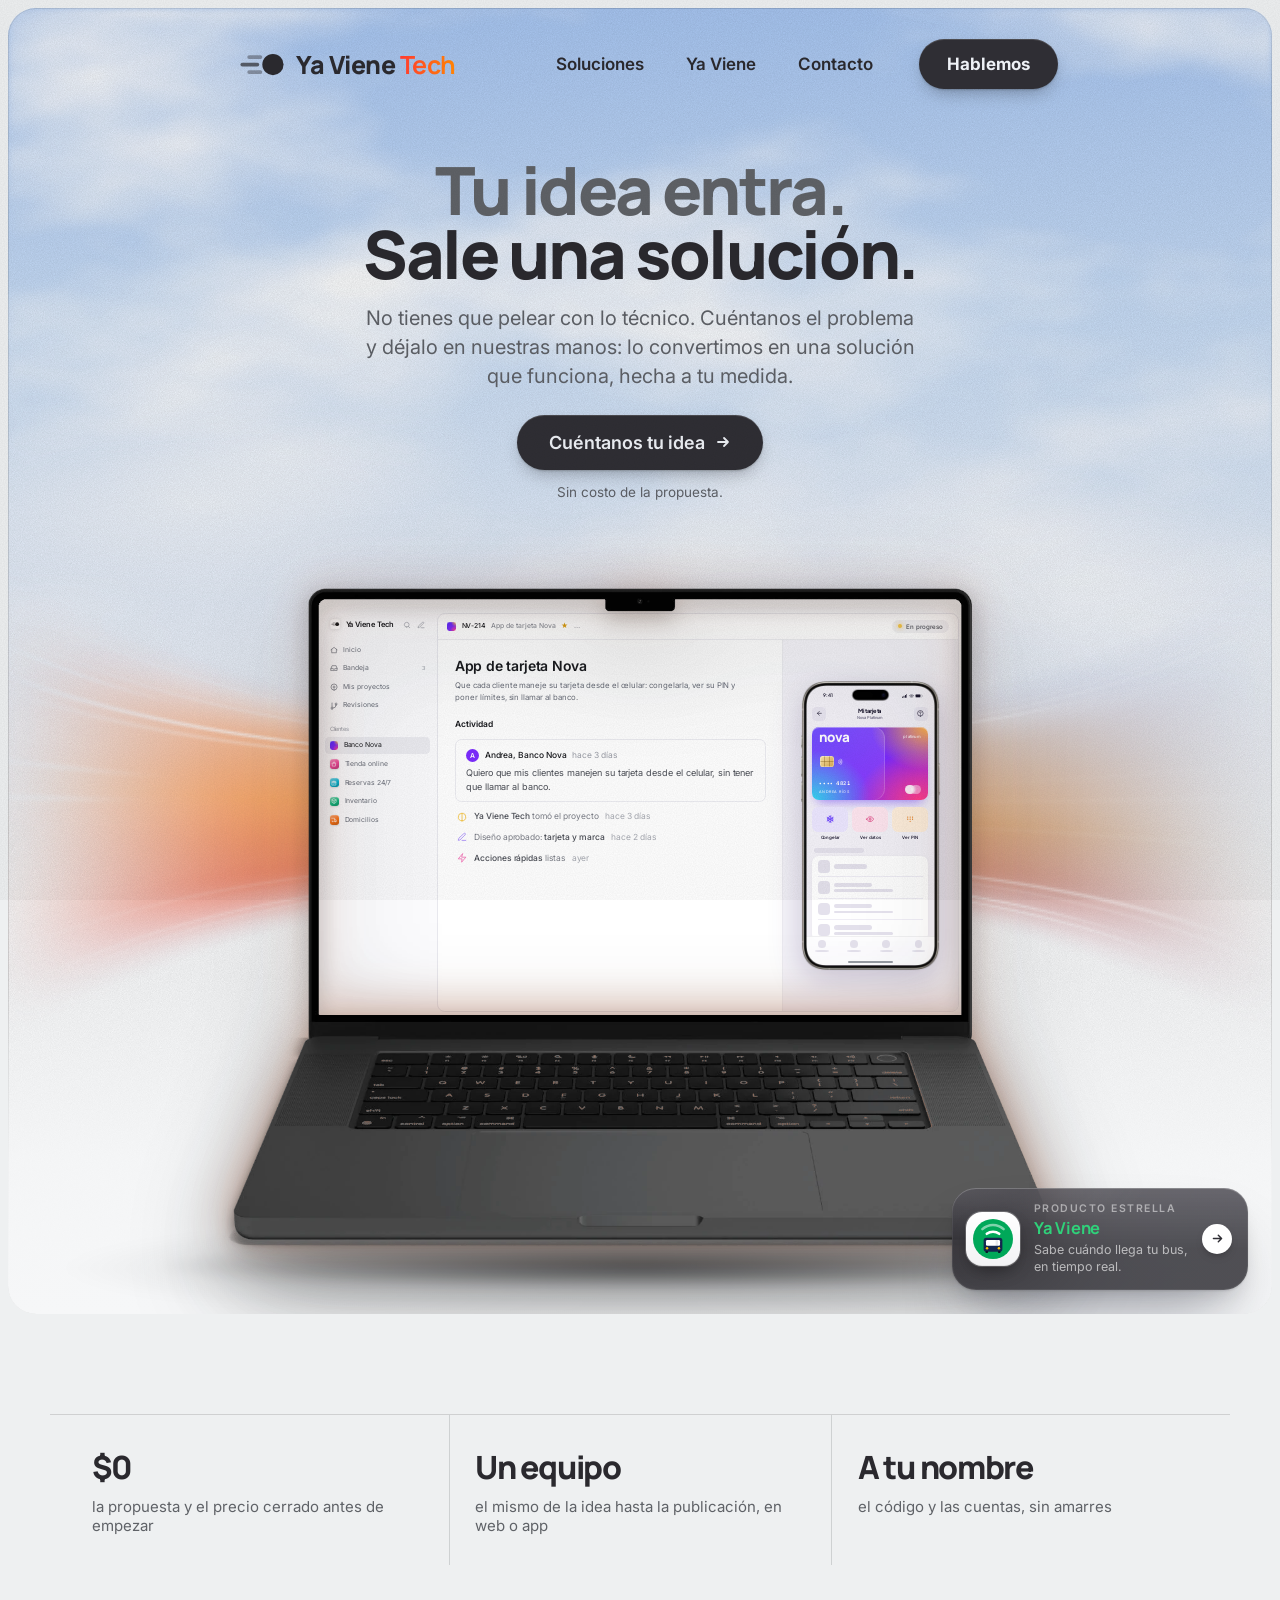
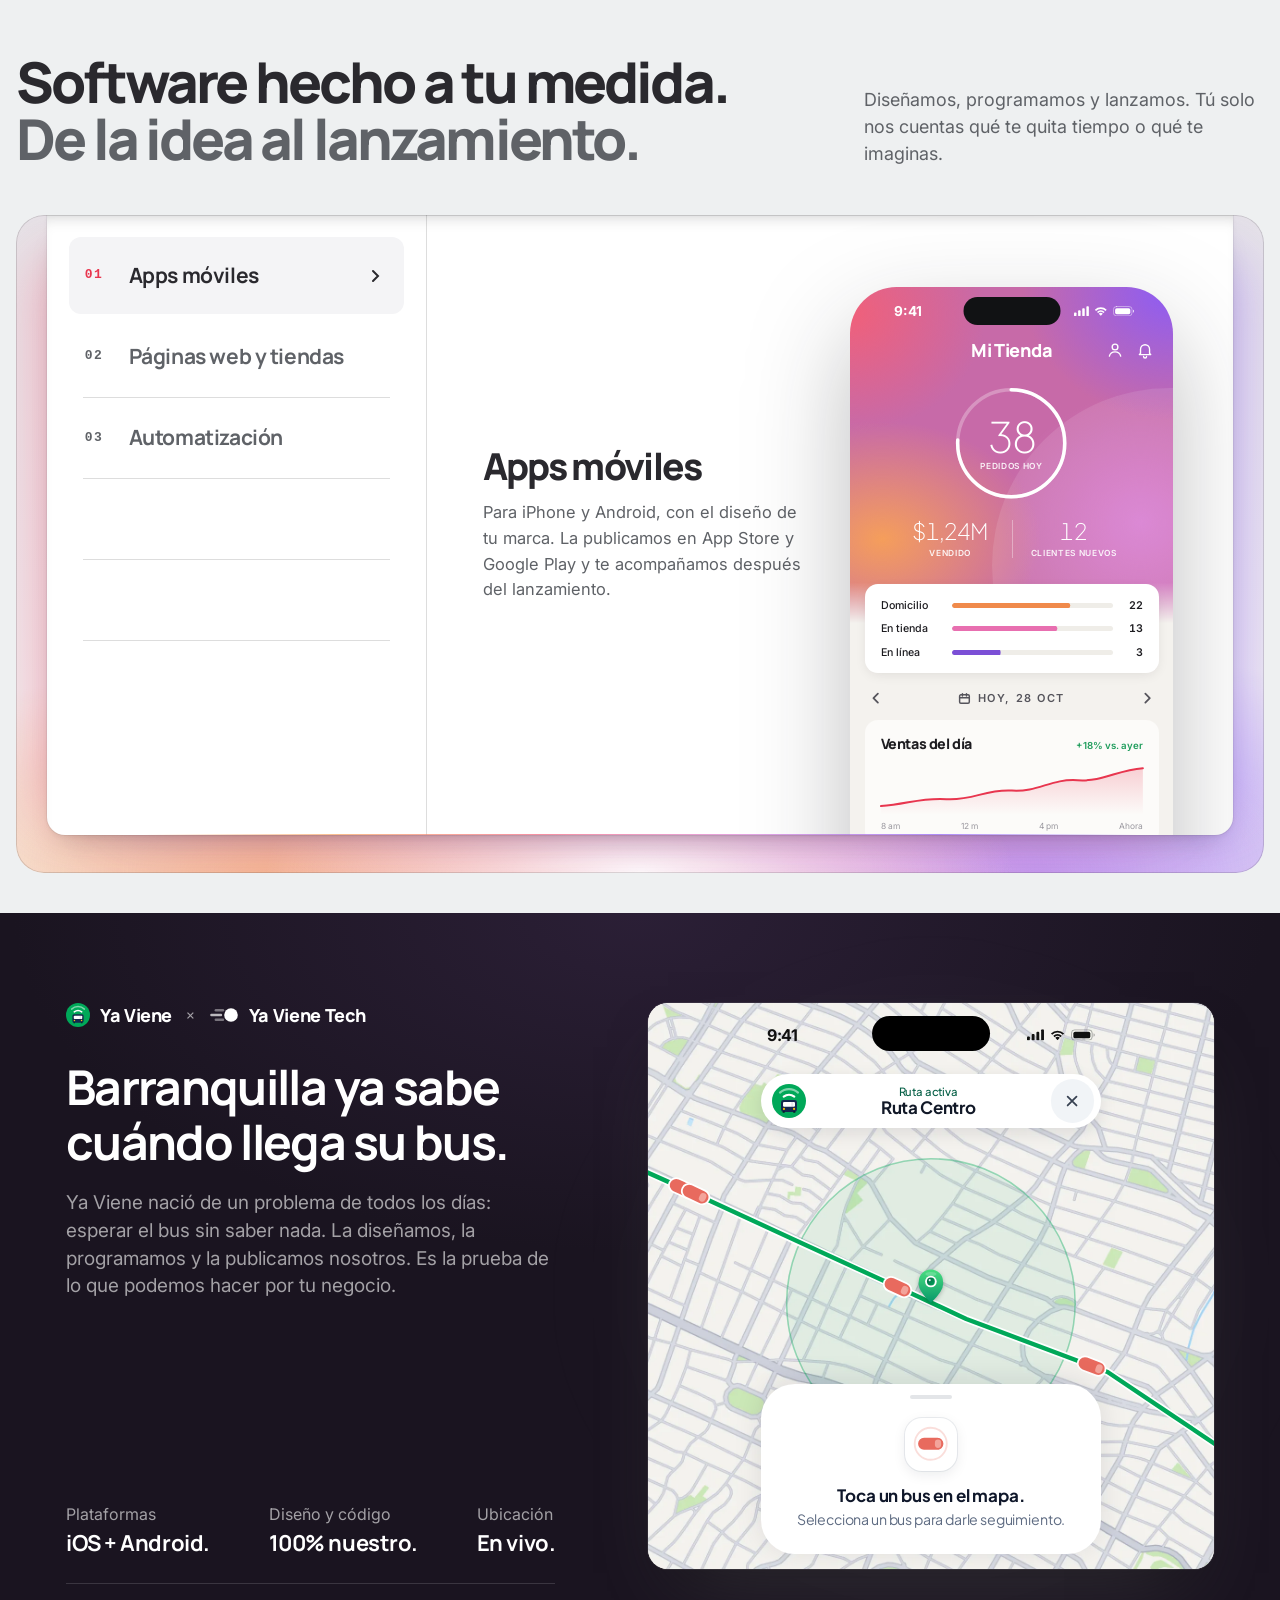
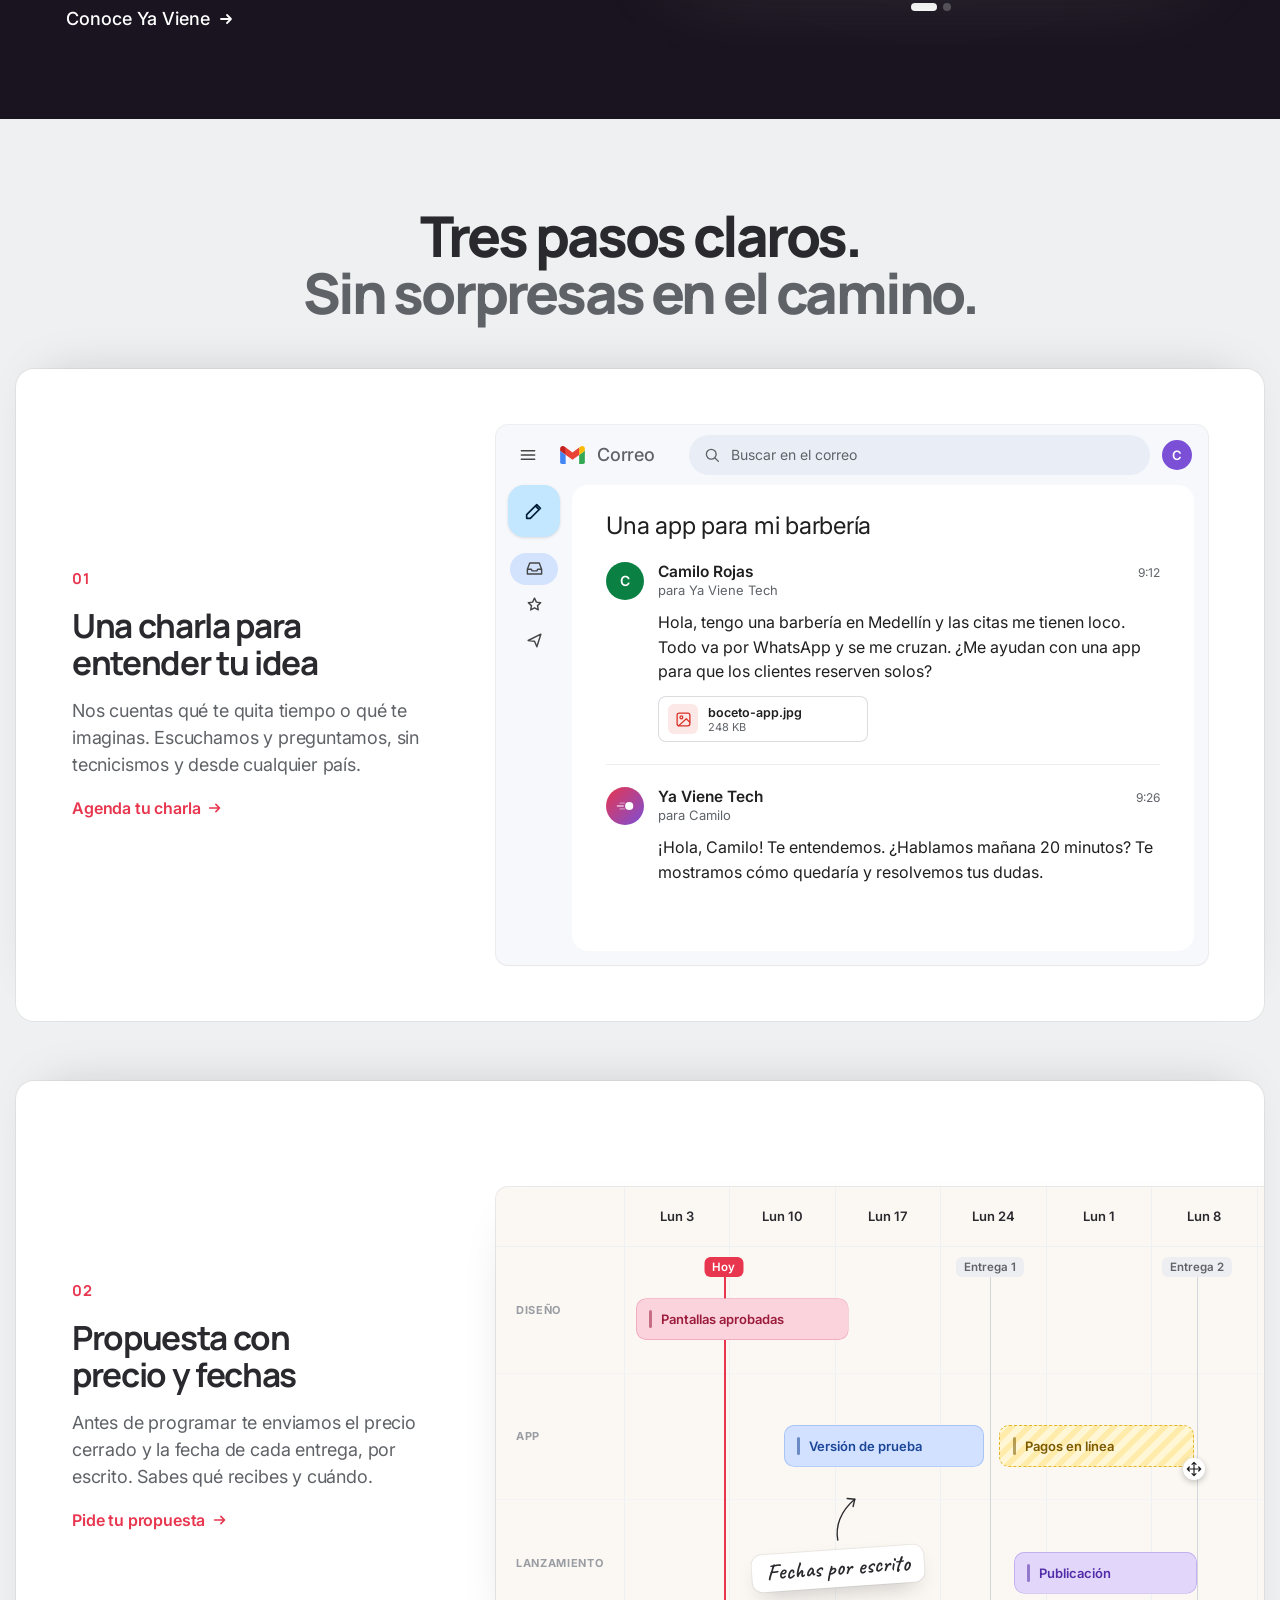
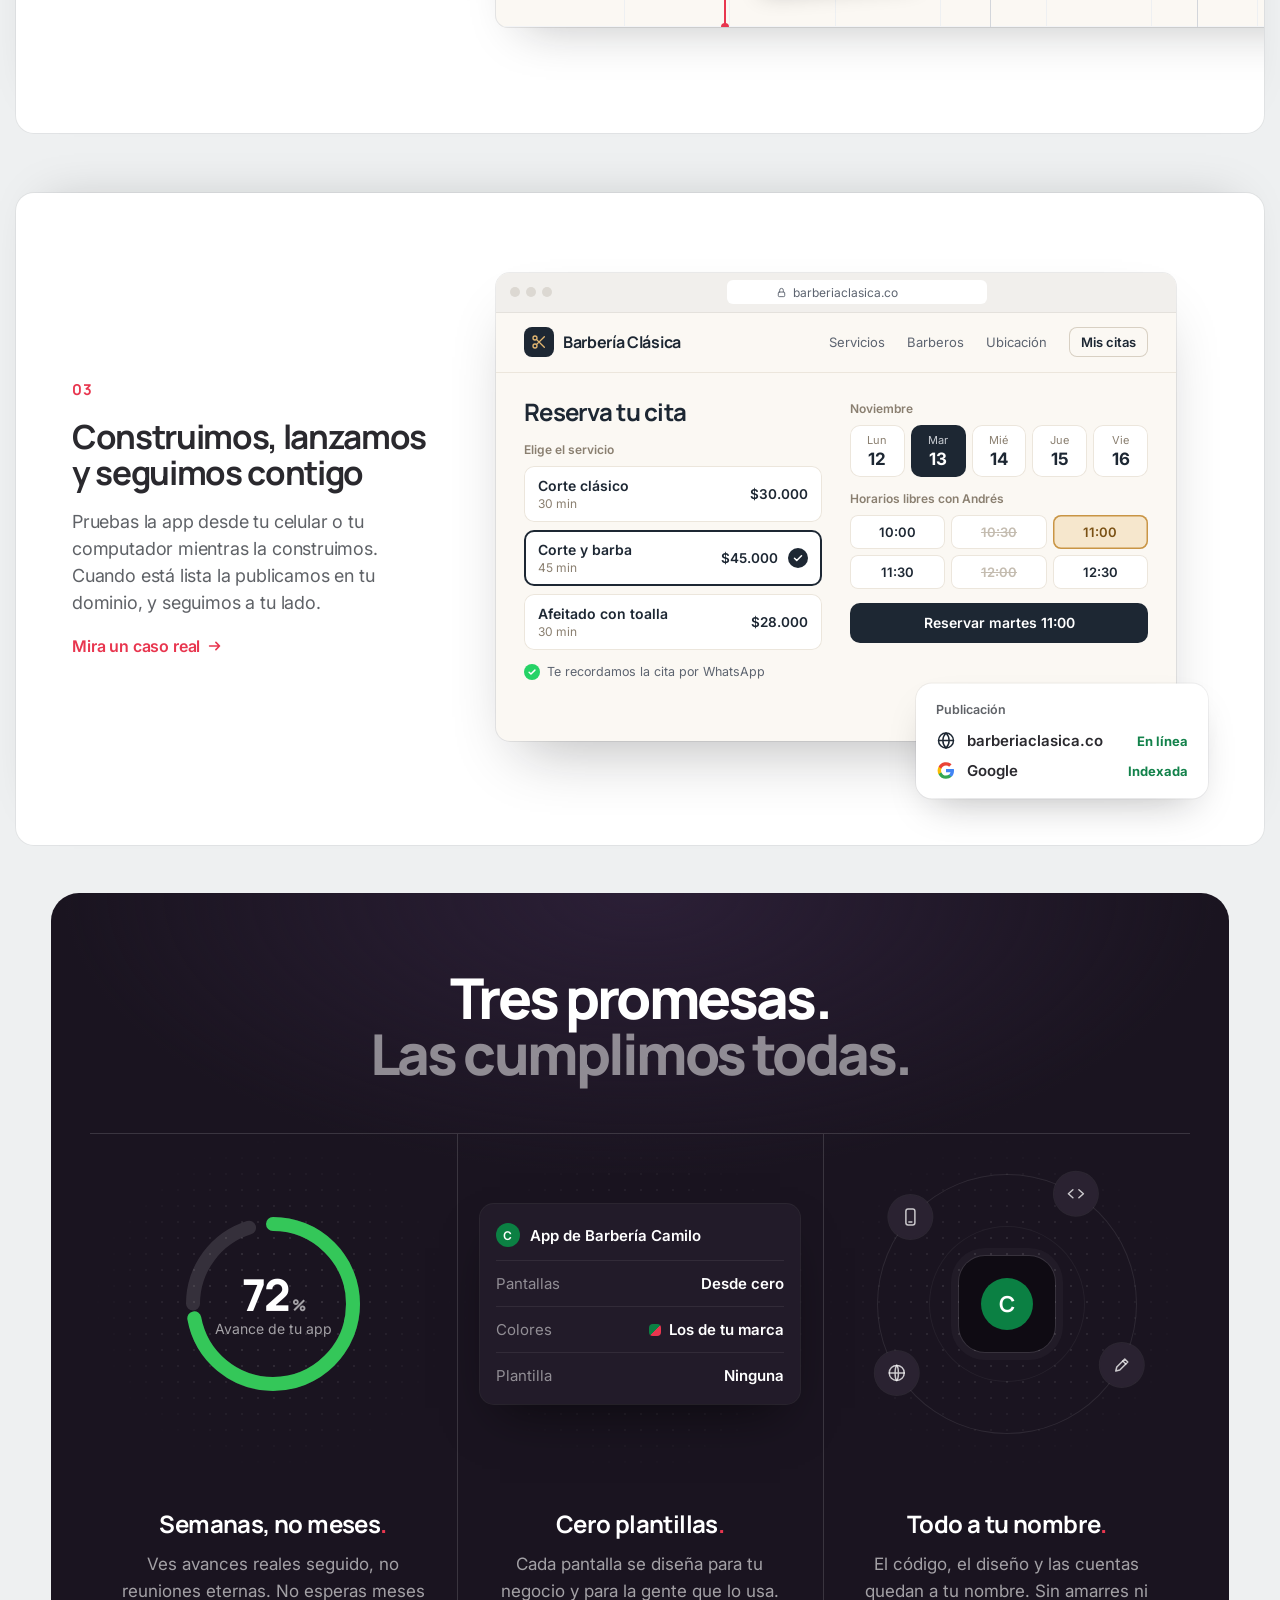
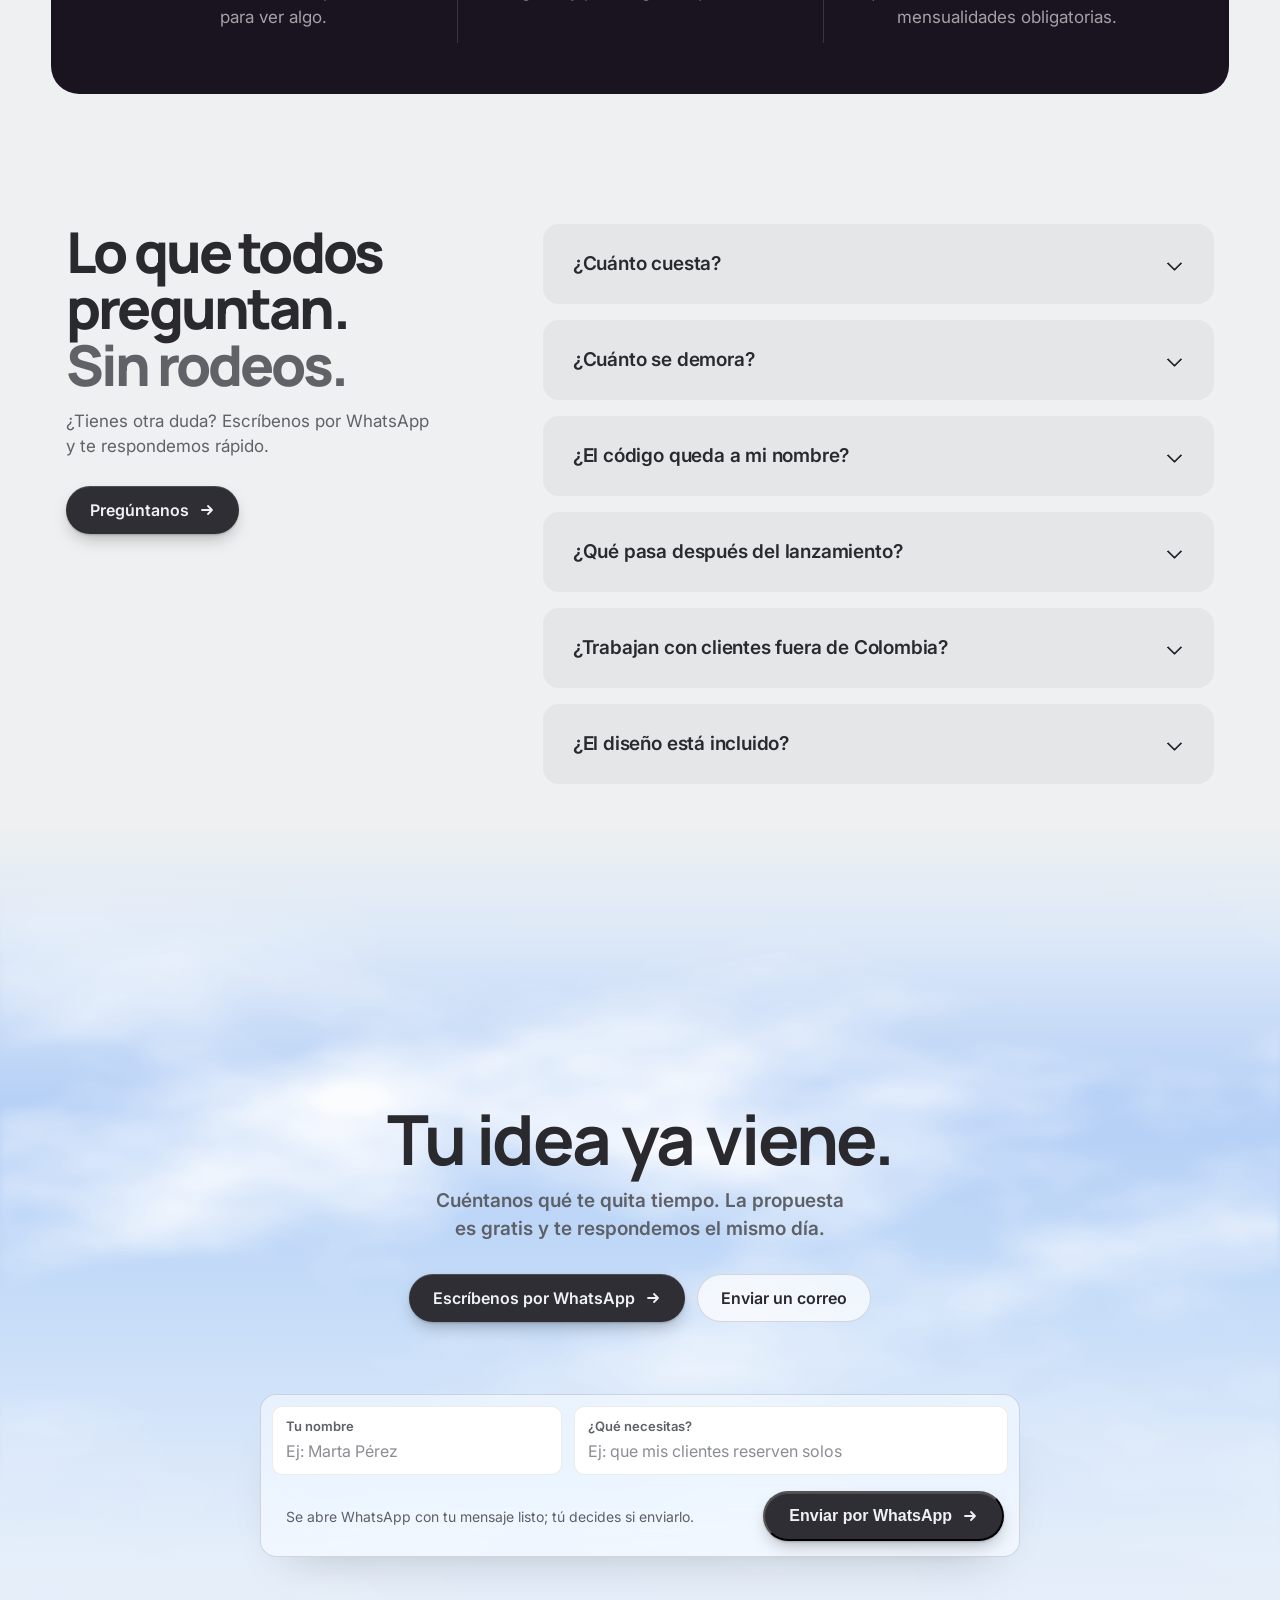
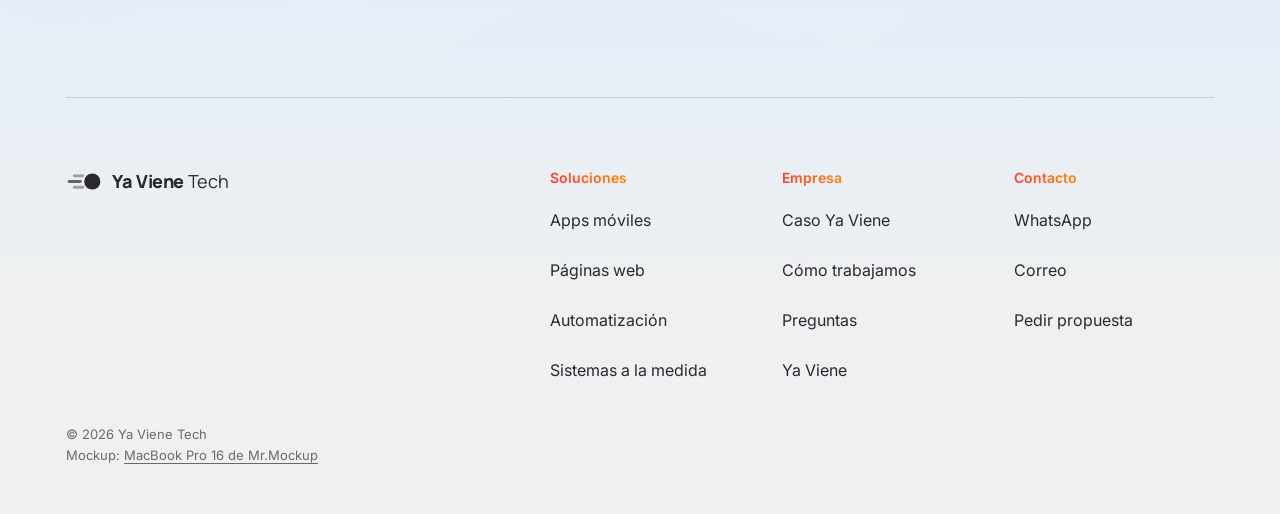
<file: index.html>
<!doctype html>
<html lang="es">
<head>
<meta charset="utf-8">
<meta name="viewport" content="width=device-width, initial-scale=1">
<meta name="color-scheme" content="light">
<title>Ya Viene Tech</title>
<link rel="icon" href="assets/favicon.svg" type="image/svg+xml">
<meta name="description" content="Tu idea entra, sale una solución. Software, apps y automatización a la medida.">
<link rel="preconnect" href="https://fonts.googleapis.com">
<link rel="preconnect" href="https://fonts.gstatic.com" crossorigin>
<link href="https://fonts.googleapis.com/css2?family=Inter:wght@400;500;600;700&family=Plus+Jakarta+Sans:wght@200..800&family=Manrope:wght@700;800&family=Caveat:wght@600&display=swap" rel="stylesheet">
<link rel="stylesheet" href="style.css">
</head>
<body>

<!-- Estela: punto con tres barras que se acortan hacia él -->
<svg width="0" height="0" style="position:absolute" aria-hidden="true">
  <symbol id="estela" viewBox="26 60 150 80">
    <circle cx="136" cy="100" r="34" fill="currentColor"/>
    <rect x="54" y="70" width="47.9" height="12" rx="6" fill="currentColor" opacity=".4"/>
    <rect x="32" y="94" width="60" height="12" rx="6" fill="currentColor" opacity=".7"/>
    <rect x="54" y="118" width="47.9" height="12" rx="6" fill="currentColor" opacity=".4"/>
  </symbol>
  <!-- Sonrisa: el logito de Clínica Sonrisa (cara mínima: dos ojos y una sonrisa) -->
  <symbol id="sonrisa" viewBox="0 0 48 48">
    <circle cx="16.5" cy="15" r="3.6" fill="currentColor"/>
    <circle cx="31.5" cy="15" r="3.6" fill="currentColor"/>
    <path d="M12 25c0 9 5.5 12 12 12s12-3 12-12" fill="none" stroke="currentColor" stroke-width="5" stroke-linecap="round"/>
  </symbol>
</svg>

<!-- El nav vive fuera del hero: el hero tiene isolation: isolate y atraparía al nav fijo dentro de su stacking context, dejando que los tiles lo tapen -->
<nav>
  <a class="brand" href="#" aria-label="Ya Viene Tech, inicio">
    <svg><use href="#estela"/></svg>
    <span><b>Ya Viene</b> <i>Tech</i></span>
  </a>
  <div class="links">
    <a href="#soluciones">Soluciones</a>
    <a href="https://yaviene.yavienetech.com">Ya Viene</a>
    <a href="#contacto">Contacto</a>
  </div>
  <details class="mnav">
    <summary aria-label="Menú de secciones"><svg viewBox="0 0 20 20" aria-hidden="true"><path d="M3.5 5.5h13M3.5 10h13M3.5 14.5h13" fill="none" stroke="currentColor" stroke-width="1.8" stroke-linecap="round"/></svg></summary>
    <div class="mnav-x">
      <a href="#soluciones">Soluciones</a>
      <a href="https://yaviene.yavienetech.com">Ya Viene</a>
      <a href="#contacto">Contacto</a>
    </div>
  </details>
  <a class="btn" href="#contacto">Hablemos</a>
</nav>

<header class="hero">
  <svg class="clouds" aria-hidden="true"><filter id="nube" x="0" y="0" width="100%" height="100%"><feTurbulence type="fractalNoise" baseFrequency=".0022 .0052" numOctaves="5" seed="11"/><feColorMatrix values="0 0 0 0 1  0 0 0 0 1  0 0 0 0 1  2.6 0 0 0 -1.15"/><feGaussianBlur stdDeviation="3"/></filter><rect width="100%" height="100%" filter="url(#nube)"/></svg>
  <div class="copy">
    <h1>Tu idea entra.<br><span class="soft">Sale una <em>solución.</em></span></h1>
    <p class="sub">No tienes que pelear con lo técnico. Cuéntanos el problema y déjalo en nuestras manos: lo convertimos en una solución que funciona, hecha a tu medida.</p>
    <div class="cta">
      <a class="btn" href="#contacto">Cuéntanos tu idea
        <svg viewBox="0 0 16 16" fill="none" stroke="currentColor" stroke-width="1.8" stroke-linecap="round" stroke-linejoin="round"><path d="M3 8h10M9 4l4 4-4 4"/></svg>
      </a>
      <small>Sin costo de la propuesta.</small>
    </div>
  </div>

  <div class="stage" id="stage">
    <canvas class="beam" id="beam" aria-hidden="true"></canvas>
    <div class="flow" id="flow" aria-hidden="true"></div>

    <div class="mac">
      <div class="screen">
        <div class="ws" aria-hidden="true">
          <aside class="ws-side" id="wsSide"></aside>
          <section class="ws-main">
            <div class="ws-top"><b class="nv-ico"></b>NV-214 <em>App de tarjeta Nova</em><i>★</i><u>…</u><span class="ws-st" id="wsSt">Idea</span></div>
            <div class="ws-body">
              <div class="ws-doc">
                <h3>App de tarjeta Nova</h3>
                <p>Que cada cliente maneje su tarjeta desde el celular: congelarla, ver su PIN y poner límites, sin llamar al banco.</p>
                <h4>Actividad</h4>
                <div class="act" id="act"></div>
              </div>
              <div class="ws-prev">
            <div class="iph">
              <div class="pscreen">
                <div class="pstat"><b>9:41</b><span>
                  <svg viewBox="0 0 17 12" fill="currentColor"><rect x="0" y="8.2" width="3" height="3.8" rx="1"/><rect x="4.7" y="5.5" width="3" height="6.5" rx="1"/><rect x="9.4" y="2.8" width="3" height="9.2" rx="1"/><rect x="14" y="0" width="3" height="12" rx="1"/></svg>
                  <svg viewBox="0 0 16 12" fill="none" stroke="currentColor" stroke-width="1.5" stroke-linecap="round"><path d="M1.31 4.98A9 9 0 0 1 14.69 4.98"/><path d="M3.54 6.99A6 6 0 0 1 12.46 6.99"/><path d="M5.7 8.93A3.1 3.1 0 0 1 10.3 8.93"/><circle cx="8" cy="10.8" r=".95" fill="currentColor" stroke="none"/></svg>
                  <svg viewBox="0 0 25 12" fill="none"><rect x=".5" y=".5" width="21" height="11" rx="3.6" stroke="currentColor" opacity=".35"/><rect x="1.9" y="1.9" width="15.2" height="8.2" rx="1.9" fill="currentColor"/><path d="M22.9 4.5v3" stroke="currentColor" stroke-width="1.5" stroke-linecap="round" opacity=".35"/></svg>
                </span></div>
                <div class="sk-layer" id="psk" aria-hidden="true"></div><div class="papp" id="papp"></div>
                <i class="phome"></i>
              </div>
              <img src="assets/iphone.webp" alt="" width="588" height="1200">
            </div>
              </div>
            </div>
          </section>
        </div>
      </div>
      <img src="assets/macbook.webp" alt="MacBook Pro mostrando cómo una idea se convierte en solución" width="2010" height="1180">
    </div>
  </div>

  <a class="flag" href="https://yaviene.yavienetech.com">
    <span class="row">
      <span class="badge"><img src="assets/ya-logo.svg" alt=""></span>
      <span class="txt"><small>Producto estrella</small><strong>Ya Viene</strong><span>Sabe cuándo llega tu bus, en tiempo real.</span></span>
      <span class="go" aria-hidden="true"><svg viewBox="0 0 16 16" fill="none" stroke="currentColor" stroke-width="1.8" stroke-linecap="round" stroke-linejoin="round"><path d="M3 8h10M9 4l4 4-4 4"/></svg></span>
    </span>
  </a>
</header>

<main>
<section class="proof">
  <div><b>$0</b><small>la propuesta y el precio cerrado antes de empezar</small></div>
  <div><b>Un equipo</b><small>el mismo de la idea hasta la publicación, en web o app</small></div>
  <div><b>A tu nombre</b><small>el código y las cuentas, sin amarres</small></div>
</section>

<section class="services" id="soluciones">
  <header>
    <h2>Software hecho a tu medida. <span>De la idea al lanzamiento.</span></h2>
    <p>Diseñamos, programamos y lanzamos. Tú solo nos cuentas qué te quita tiempo o qué te imaginas.</p>
  </header>
  <div class="svc" data-s="app">
   <div class="view">
    <ul class="rows">
      <li><button class="row on" data-s="app" data-t="Apps"><i class="n">01</i>
        <h3>Apps móviles</h3>
        <svg class="arr" viewBox="0 0 16 16" fill="none" stroke="currentColor" stroke-width="2" stroke-linecap="round"><path d="M5 3l5 5-5 5"/></svg>
      </button></li>
      <li><button class="row" data-s="web" data-t="Web y tiendas"><i class="n">02</i>
        <h3>Páginas web y tiendas</h3>
        <svg class="arr" viewBox="0 0 16 16" fill="none" stroke="currentColor" stroke-width="2" stroke-linecap="round"><path d="M5 3l5 5-5 5"/></svg>
      </button></li>
      <li><button class="row" data-s="dark" data-t="Automatización"><i class="n">03</i>
        <h3>Automatización</h3>
        <svg class="arr" viewBox="0 0 16 16" fill="none" stroke="currentColor" stroke-width="2" stroke-linecap="round"><path d="M5 3l5 5-5 5"/></svg>
      </button></li>
      <li><button class="row" data-s="sys" data-t="Sistemas a la medida"><i class="n">04</i>
        <h3>Sistemas a la medida</h3>
        <svg class="arr" viewBox="0 0 16 16" fill="none" stroke="currentColor" stroke-width="2" stroke-linecap="round"><path d="M5 3l5 5-5 5"/></svg>
      </button></li>
      <li><button class="row" data-s="int" data-t="Integraciones"><i class="n">05</i>
        <h3>Integraciones</h3>
        <svg class="arr" viewBox="0 0 16 16" fill="none" stroke="currentColor" stroke-width="2" stroke-linecap="round"><path d="M5 3l5 5-5 5"/></svg>
      </button></li>
      <li><button class="row" data-s="data" data-t="Datos y reportes"><i class="n">06</i>
        <h3>Datos y reportes</h3>
        <svg class="arr" viewBox="0 0 16 16" fill="none" stroke="currentColor" stroke-width="2" stroke-linecap="round"><path d="M5 3l5 5-5 5"/></svg>
      </button></li>
    </ul>

    <div class="stageon" id="escena">
      <figure class="pn on pn--" data-s="app" data-t="Apps">
        <figcaption><h4>Apps móviles</h4><p>Para iPhone y Android, con el diseño de tu marca. La publicamos en App Store y Google Play y te acompañamos después del lanzamiento.</p></figcaption>
        <div class="apps">
          <div class="yv">
            <img src="assets/marco-iphone.webp" alt="" width="720" height="1469" decoding="async">
            <div class="yv-scr">
              <div class="da" aria-hidden="true">
                <div class="da-top">
                  <div class="da-st"><b>9:41</b><span><svg viewBox="0 0 18 12"><rect x="0" y="7.5" width="3" height="4.5" rx="1"/><rect x="5" y="5" width="3" height="7" rx="1"/><rect x="10" y="2.5" width="3" height="9.5" rx="1"/><rect x="15" y="0" width="3" height="12" rx="1"/></svg><svg viewBox="0 0 16 12"><path d="M8 11.5 5.6 9a3.4 3.4 0 0 1 4.8 0zM3.5 6.9a6.4 6.4 0 0 1 9 0l-1.4 1.4a4.4 4.4 0 0 0-6.2 0zM1 4.4a9.9 9.9 0 0 1 14 0l-1.4 1.4a7.9 7.9 0 0 0-11.2 0z"/></svg><svg viewBox="0 0 26 12"><rect x=".5" y=".5" width="22" height="11" rx="3.5" class="bo"/><rect x="2.5" y="2.5" width="18" height="7" rx="2"/><path d="M24 4.2v3.6a2 2 0 0 0 0-3.6z"/></svg></span></div>
                  <div class="da-bar"><span></span><b>Mi Tienda</b><span><svg viewBox="0 0 24 24"><circle cx="12" cy="8" r="3.8"/><path d="M4.5 20c1-4 4-5.6 7.5-5.6s6.5 1.6 7.5 5.6"/></svg><svg viewBox="0 0 24 24"><path d="M6 16.5V11a6 6 0 0 1 12 0v5.5l1.5 1.5h-15zM10 20.5a2 2 0 0 0 4 0"/></svg></span></div>
                  <div class="da-ring"><svg viewBox="0 0 100 100"><circle cx="50" cy="50" r="46" class="da-tr"/><circle cx="50" cy="50" r="46" pathLength="100" class="da-arc"/></svg><strong>38</strong><small>Pedidos hoy</small></div>
                  <div class="da-kpi"><span><strong>$1,24M</strong><small>Vendido</small></span><span><strong>12</strong><small>Clientes nuevos</small></span></div>
                </div>
                <div class="da-mix">
                  <span style="--c:#f08a4b;--v:.73"><b>Domicilio</b><i></i><small>22</small></span>
                  <span style="--c:#e86fb0;--v:.65"><b>En tienda</b><i></i><small>13</small></span>
                  <span style="--c:#7b4fd6;--v:.3"><b>En línea</b><i></i><small>3</small></span>
                </div>
                <div class="da-day"><svg viewBox="0 0 16 16"><path d="M10 3 5 8l5 5"/></svg><span><svg viewBox="0 0 16 16"><rect x="2" y="3.5" width="12" height="10.5" rx="1.5"/><path d="M2 7h12M5.5 2v3M10.5 2v3"/></svg>Hoy, 28 oct</span><svg viewBox="0 0 16 16"><path d="M6 3l5 5-5 5"/></svg></div>
                <div class="da-card">
                  <div><b>Ventas del día</b><em>+18% vs. ayer</em></div>
                  <svg viewBox="0 0 200 60" preserveAspectRatio="none"><defs><linearGradient id="dav" x1="0" y1="0" x2="0" y2="1"><stop offset="0" stop-color="#e8364f" stop-opacity=".22"/><stop offset="1" stop-color="#e8364f" stop-opacity="0"/></linearGradient></defs>
                    <path d="M0 50C20 48 30 40 50 42S80 30 100 32 130 18 150 20 180 8 200 6V60H0z" fill="url(#dav)" stroke="none"/>
                    <path d="M0 50C20 48 30 40 50 42S80 30 100 32 130 18 150 20 180 8 200 6" stroke="#e8364f" stroke-width="2" vector-effect="non-scaling-stroke"/></svg>
                  <p><span>8 am</span><span>12 m</span><span>4 pm</span><span>Ahora</span></p>
                </div>
                <div class="da-tab">
                  <span class="on"><svg viewBox="0 0 24 24"><path d="M4 10.5 12 4l8 6.5V20h-5v-6H9v6H4z"/></svg>Inicio</span>
                  <span><svg viewBox="0 0 24 24"><path d="M5 20V12h3v8zM10.5 20V7h3v13zM16 20v-5h3v5z"/></svg>Reportes</span>
                  <i><svg viewBox="0 0 24 24"><path d="M12 5v14M5 12h14"/></svg></i>
                  <span><svg viewBox="0 0 24 24"><path d="M4 8.5 12 4l8 4.5v7L12 20l-8-4.5zM4 8.5l8 4.5 8-4.5M12 13v7"/></svg>Productos</span>
                  <span><svg viewBox="0 0 24 24"><circle cx="6" cy="12" r="1.8"/><circle cx="12" cy="12" r="1.8"/><circle cx="18" cy="12" r="1.8"/></svg>Más</span>
                </div>
              </div>
            </div>
          </div>
        </div>
      </figure>
      <figure class="pn pn--top" data-s="web" data-t="Web y tiendas" aria-hidden="true">
        <figcaption><h4>Páginas web y tiendas</h4><p>Sitios que venden: catálogo y pagos en línea, rápidos en el celular y listos para aparecer en Google.</p></figcaption>
        <div class="browser shop"><div class="top"><i></i><i></i><i></i><span>vesta.co</span></div>
          <div class="st">
            <div class="st-bar"><svg viewBox="0 0 24 24"><path d="M12 20s-7-4.4-7-10a4 4 0 0 1 7-2.6A4 4 0 0 1 19 10c0 5.6-7 10-7 10z"/></svg><svg viewBox="0 0 24 24"><path d="M3 4h2.5l2.2 10.5h10L20 7H6.5M9.5 19.5h.01M16.5 19.5h.01"/></svg><span>Entrar</span></div>
            <div class="st-wall"><div class="st-row"><div><b style="background-image:url(assets/ropa/r1.webp)"><em>Nómada</em></b><b style="background-image:url(assets/ropa/r2.webp)"></b><b style="background-image:url(assets/ropa/r4.webp)"></b><b style="background-image:url(assets/ropa/r5.webp)"><em>TEJA</em></b><b style="background-image:url(assets/ropa/r6.webp)"></b><b style="background-image:url(assets/ropa/r3.webp)"><em>Brisa</em></b><b style="background-image:url(assets/ropa/r2.webp)"></b><b style="background-image:url(assets/ropa/r1.webp)"><em>Nómada</em></b><b style="background-image:url(assets/ropa/r2.webp)"></b><b style="background-image:url(assets/ropa/r4.webp)"></b><b style="background-image:url(assets/ropa/r5.webp)"><em>TEJA</em></b><b style="background-image:url(assets/ropa/r6.webp)"></b><b style="background-image:url(assets/ropa/r3.webp)"><em>Brisa</em></b><b style="background-image:url(assets/ropa/r2.webp)"></b></div></div><div class="st-row"><div><b style="background-image:url(assets/ropa/r5.webp)"><em>TEJA</em></b><b style="background-image:url(assets/ropa/r6.webp)"></b><b style="background-image:url(assets/ropa/r3.webp)"><em>Brisa</em></b><b style="background-image:url(assets/ropa/r4.webp)"></b><b style="background-image:url(assets/ropa/r1.webp)"><em>Nómada</em></b><b style="background-image:url(assets/ropa/r2.webp)"></b><b style="background-image:url(assets/ropa/r6.webp)"></b><b style="background-image:url(assets/ropa/r5.webp)"><em>TEJA</em></b><b style="background-image:url(assets/ropa/r6.webp)"></b><b style="background-image:url(assets/ropa/r3.webp)"><em>Brisa</em></b><b style="background-image:url(assets/ropa/r4.webp)"></b><b style="background-image:url(assets/ropa/r1.webp)"><em>Nómada</em></b><b style="background-image:url(assets/ropa/r2.webp)"></b><b style="background-image:url(assets/ropa/r6.webp)"></b></div></div><div class="st-row"><div><b style="background-image:url(assets/ropa/r4.webp)"></b><b style="background-image:url(assets/ropa/r3.webp)"><em>Brisa</em></b><b style="background-image:url(assets/ropa/r2.webp)"></b><b style="background-image:url(assets/ropa/r1.webp)"><em>Nómada</em></b><b style="background-image:url(assets/ropa/r6.webp)"></b><b style="background-image:url(assets/ropa/r5.webp)"><em>TEJA</em></b><b style="background-image:url(assets/ropa/r4.webp)"></b><b style="background-image:url(assets/ropa/r4.webp)"></b><b style="background-image:url(assets/ropa/r3.webp)"><em>Brisa</em></b><b style="background-image:url(assets/ropa/r2.webp)"></b><b style="background-image:url(assets/ropa/r1.webp)"><em>Nómada</em></b><b style="background-image:url(assets/ropa/r6.webp)"></b><b style="background-image:url(assets/ropa/r5.webp)"><em>TEJA</em></b><b style="background-image:url(assets/ropa/r4.webp)"></b></div></div>
              <div class="st-mid"><strong>vesta</strong><div class="st-q"><svg viewBox="0 0 24 24"><circle cx="11" cy="11" r="6.5"/><path d="m16 16 4 4"/></svg>Chaqueta de jean</div></div>
            </div>
          </div>
        </div>
      </figure>
      <figure class="pn pn--x pn--dk" data-s="dark" data-t="Automatización" aria-hidden="true">
        <figcaption><h4>Automatización</h4><p>Las tareas repetitivas se hacen solas: tu negocio responde, agenda y recuerda por WhatsApp mientras tú atiendes lo importante.</p></figcaption>
        <div class="ln-board">
          <div class="ln-col">
            <header><svg class="ln-i" viewBox="0 0 14 14" style="color:#f2c94c"><circle cx="7" cy="7" r="5.6"/><path d="M7 3.2a3.8 3.8 0 0 1 0 7.6z" fill="currentColor" stroke="none"/></svg>Agendadas mañana<span class="ln-cnt" data-at="7900"><i>2</i><i>3</i></span></header>
            <div class="ln-new" data-at="7900"><div><div class="ln-card">
              <p><span>CS-128</span><small>Agendado solo en tu calendario</small></p>
              <b><svg class="ln-i" viewBox="0 0 14 14" style="color:#f2c94c"><circle cx="7" cy="7" r="5.6"/><path d="M7 3.2a3.8 3.8 0 0 1 0 7.6z" fill="currentColor" stroke="none"/></svg>Julio Rodríguez, limpieza dental</b>
              <div class="ln-tags"><em style="--c:#5e6ad2">Mié 30 oct, 11:30 am</em><em class="ln-rem" data-at="8700" style="--c:#f2c94c">Recordatorio 10:30 am</em></div>
            </div></div></div>
            <div class="ln-card">
              <p><span>CS-127</span><u style="--c:#4ea7fc">DR</u></p>
              <b><svg class="ln-i" viewBox="0 0 14 14" style="color:#f2c94c"><circle cx="7" cy="7" r="5.6"/><path d="M7 3.2a3.8 3.8 0 0 1 0 7.6z" fill="currentColor" stroke="none"/></svg>Andrés Ruiz, control de ortodoncia</b>
              <div class="ln-tags"><em style="--c:#5e6ad2">9:00 am</em><em style="--c:#4ea7fc">Dra. Ríos</em></div>
            </div>
            <div class="ln-card">
              <p><span>CS-125</span><u style="--c:#4cb782">DM</u></p>
              <b><svg class="ln-i" viewBox="0 0 14 14" style="color:#f2c94c"><circle cx="7" cy="7" r="5.6"/><path d="M7 3.2a3.8 3.8 0 0 1 0 7.6z" fill="currentColor" stroke="none"/></svg>Camila Ortiz, valoración</b>
              <div class="ln-tags"><em style="--c:#5e6ad2">4:00 pm</em><em style="--c:#4cb782">Dr. Mejía</em></div>
            </div>
          </div>
          <div class="ln-col">
            <header><svg class="ln-i" viewBox="0 0 14 14" style="color:#8a8f98"><circle cx="7" cy="7" r="5.6" stroke-dasharray="2.2 2"/></svg>Por confirmar<span class="ln-cnt"><i>2</i></span></header>
            <div class="ln-card">
              <p><span>CS-126</span><u style="--c:#4ea7fc">DR</u></p>
              <b><svg class="ln-i" viewBox="0 0 14 14" style="color:#8a8f98"><circle cx="7" cy="7" r="5.6" stroke-dasharray="2.2 2"/></svg>Mateo Herrera, blanqueamiento</b>
              <div class="ln-tags"><em style="--c:#5e6ad2">Jue 31 oct, 3:00 pm</em></div>
            </div>
            <div class="ln-card">
              <p><span>CS-124</span><u style="--c:#4cb782">DM</u></p>
              <b><svg class="ln-i" viewBox="0 0 14 14" style="color:#8a8f98"><circle cx="7" cy="7" r="5.6" stroke-dasharray="2.2 2"/></svg>Sofía Vargas, revisión</b>
              <div class="ln-tags"><em style="--c:#5e6ad2">Vie 1 nov, 10:00 am</em></div>
            </div>
          </div>
        </div>
        <div class="ln-thread" data-seq="14000">
          <div class="ln-hd">
            <i><svg class="ln-i" viewBox="0 0 24 24"><path d="M5 19.5 6 16a7.5 7.5 0 1 1 3 2.6z"/></svg></i>
            <div><b>Julio Rodríguez</b><span>WhatsApp de Clínica Sonrisa</span></div>
            <small><span class="ln-on">en línea</span><span class="ln-ty" data-at="1400 5600" data-out="2800 7000">escribiendo…</span></small>
          </div>
          <div class="ln-msgs">
            <div class="ln-m" data-at="500"><i class="ln-av" style="--c:#4ea7fc">JR</i><div><p><b>Julio Rodríguez</b><time>9:12</time></p><span>Hola 👋 ¿tienen cita para mañana?</span></div></div>
            <div class="ln-m" data-at="1400" data-out="2800"><i class="ln-av ln-bot"><svg><use href="#sonrisa"/></svg></i><div><p><b>Clínica Sonrisa</b><span class="ln-dots"><i></i><i></i><i></i></span></p></div></div>
            <div class="ln-m" data-at="2800"><i class="ln-av ln-bot"><svg><use href="#sonrisa"/></svg></i><div><p><b>Clínica Sonrisa</b><em>Automático</em><time>9:12</time></p><span>¡Hola, Julio! Mañana tengo estos horarios libres:</span>
              <div class="ln-opts"><u>9:00 am</u><u data-at="4300">11:30 am</u><u>4:00 pm</u></div></div></div>
            <div class="ln-m" data-at="4700"><i class="ln-av" style="--c:#4ea7fc">JR</i><div><p><b>Julio Rodríguez</b><time>9:13</time></p><span>11:30 am</span></div></div>
            <div class="ln-m" data-at="5600" data-out="7000"><i class="ln-av ln-bot"><svg><use href="#sonrisa"/></svg></i><div><p><b>Clínica Sonrisa</b><span class="ln-dots"><i></i><i></i><i></i></span></p></div></div>
            <div class="ln-m" data-at="7000"><i class="ln-av ln-bot"><svg><use href="#sonrisa"/></svg></i><div><p><b>Clínica Sonrisa</b><em>Automático</em><time>9:13</time></p><span>Listo ✅ Quedaste agendada mañana a las <b>11:30 am</b> con la Dra. Ríos. Te escribo una hora antes para recordarte.</span></div></div>
          </div>
          <div class="ln-cmp">Responder…<i><svg class="ln-i" viewBox="0 0 16 16"><path d="M8 13V3M3.5 7.5 8 3l4.5 4.5"/></svg></i></div>
        </div>
      </figure>
      <figure class="pn pn--x" data-s="sys" data-t="Sistemas a la medida" aria-hidden="true">
        <figcaption><h4>Sistemas a la medida</h4><p>Pedidos, inventario, facturas y accesos para tu equipo, en un sistema hecho para cómo trabaja tu negocio.</p></figcaption>
        <div class="erp" data-seq="11000">
          <aside class="erp-side">
            <div class="erp-ws"><b>R</b>Ferretería Roble</div>
            <a><svg viewBox="0 0 24 24"><path d="M4 10.5 12 4l8 6.5V20h-5v-6H9v6H4z"/></svg>Inicio</a>
            <a class="on"><svg viewBox="0 0 24 24"><path d="M6 4h12v16l-3-2-3 2-3-2-3 2zM9 9h6M9 13h4"/></svg>Pedidos<em>12</em></a>
            <a><svg viewBox="0 0 24 24"><path d="M4 8.5 12 4l8 4.5v7L12 20l-8-4.5zM4 8.5l8 4.5 8-4.5M12 13v7"/></svg>Inventario<em class="erp-pend">1</em></a>
            <a><svg viewBox="0 0 24 24"><circle cx="12" cy="8" r="3.8"/><path d="M4.5 20c1-4 4-5.6 7.5-5.6s6.5 1.6 7.5 5.6"/></svg>Clientes</a>
            <a><svg viewBox="0 0 24 24"><path d="M7 3.5h7l4 4V20H7zM14 3.5v4h4M10 12h5M10 16h5"/></svg>Facturas</a>
            <a><svg viewBox="0 0 24 24"><circle cx="9" cy="9" r="3"/><circle cx="17" cy="10" r="2.4"/><path d="M3.5 19c.8-3.2 3-4.6 5.5-4.6s4.7 1.4 5.5 4.6M15 14.6c2.5 0 4.2 1.4 4.8 4.4"/></svg>Equipo</a>
            <div class="erp-me" aria-hidden="true"><b>DM</b><div><i>Daniela M.</i><small>Administradora</small></div></div>
          </aside>
          <div class="erp-main">
            <header><h5>Pedidos</h5><div class="erp-tabs"><span class="on">Todos</span><span>Por despachar</span><span>En camino</span><span>Entregados</span></div>
            <i class="erp-search" aria-hidden="true"><svg viewBox="0 0 24 24"><circle cx="11" cy="11" r="6.5"/><path d="m15.9 15.9 4.3 4.3"/></svg></i>
            <b>+ Nuevo pedido</b></header>
            <div class="erp-t">
              <div class="erp-h"><span>Pedido</span><span>Cliente</span><span>Prod.</span><span>Total</span><span>Estado</span><span></span></div>
              <div class="erp-new" data-at="1300"><div class="erp-r"><span>#1048</span><span>Constructora Mar</span><span>25</span><span>$3.180.000</span><span class="erp-s" style="--c:#8b5cf6">Nuevo</span><span><u style="--c:#f59e0b">DM</u></span></div></div>
              <div class="erp-r"><span>#1047</span><span>Obras Caribe SAS</span><span>18</span><span>$2.340.000</span><span class="erp-s" style="--c:#f59e0b">Por despachar</span><span><u style="--c:#ef4444">AL</u></span></div>
              <div class="erp-r"><span>#1046</span><span>Juan Pérez</span><span>3</span><span>$186.000</span><span class="erp-sw" data-at="3600"><span class="erp-s" style="--c:#f59e0b">Por despachar</span><span class="erp-s" style="--c:#3b82f6">En camino</span></span><span><u style="--c:#f97316">KR</u></span></div>
              <div class="erp-r"><span>#1045</span><span>Inmobiliaria Norte</span><span>42</span><span>$5.910.000</span><span class="erp-s" style="--c:#3b82f6">En camino</span><span><u style="--c:#f59e0b">DM</u></span></div>
              <div class="erp-r"><span>#1044</span><span>María Torres</span><span>1</span><span>$64.000</span><span class="erp-s" style="--c:#22c55e">Entregado</span><span><u style="--c:#f97316">KR</u></span></div>
              <div class="erp-r"><span>#1043</span><span>Taller El Pino</span><span>7</span><span>$412.500</span><span class="erp-s" style="--c:#22c55e">Entregado</span><span><u style="--c:#ef4444">AL</u></span></div>
            </div>
            <div class="erp-f">Mostrando <b class="erp-sw" data-at="1300"><span>5 de 12</span><span>6 de 12</span></b> pedidos</div>
          </div>
        </div>
        <div class="erp-modal" data-at="5200" data-out="10000">
          <div><i>!</i><b>Inventario bajo</b><span>Quedan 4 cajas de tornillo 3/8. Se ha hecho un pedido de 20 al proveedor.</span><div class="erp-act"><b>Entendido</b><span>Cancelar pedido</span></div></div>
        </div>
      </figure>
      <figure class="pn pn--x pn--ig" data-s="int" data-t="Integraciones" aria-hidden="true">
        <figcaption><h4>Integraciones</h4><p>Conectamos WhatsApp, Excel, tus pagos y tu CRM: un pedido entra una vez y aparece en todas partes, sin copiar y pegar.</p></figcaption>
        <div class="ig" data-seq="15000">
          <div class="ig-ph" data-at="100" data-out="14400">
            <img src="assets/marco-iphone.webp" alt="" width="720" height="1469" loading="lazy">
            <div class="ig-scr">
              <div class="da wa" aria-hidden="true">
                <div class="wa-top">
                  <div class="da-st"><b>9:41</b><span><svg viewBox="0 0 18 12"><rect x="0" y="7.5" width="3" height="4.5" rx="1"/><rect x="5" y="5" width="3" height="7" rx="1"/><rect x="10" y="2.5" width="3" height="9.5" rx="1"/><rect x="15" y="0" width="3" height="12" rx="1"/></svg><svg viewBox="0 0 16 12"><path d="M8 11.5 5.6 9a3.4 3.4 0 0 1 4.8 0zM3.5 6.9a6.4 6.4 0 0 1 9 0l-1.4 1.4a4.4 4.4 0 0 0-6.2 0zM1 4.4a9.9 9.9 0 0 1 14 0l-1.4 1.4a7.9 7.9 0 0 0-11.2 0z"/></svg><svg viewBox="0 0 26 12"><rect x=".5" y=".5" width="22" height="11" rx="3.5" class="bo"/><rect x="2.5" y="2.5" width="18" height="7" rx="2"/><path d="M24 4.2v3.6a2 2 0 0 0 0-3.6z"/></svg></span></div>
                  <div class="wa-hd"><svg class="wa-bk" viewBox="0 0 24 24"><path d="M15 5l-7 7 7 7"/></svg><i>JR</i><div><b>Julio Rodríguez</b><small>en línea</small></div><svg viewBox="0 0 24 24"><path d="M7 4h3l1.5 4-2 1.3a10 10 0 0 0 5.2 5.2l1.3-2 4 1.5v3a2 2 0 0 1-2 2A15 15 0 0 1 5 6a2 2 0 0 1 2-2"/></svg></div>
                </div>
                <div class="wa-chat">
                  <p class="wa-day">Hoy</p>
                  <div class="wa-m in" data-at="300" data-out="14400"><p>Hola, quiero 2 chaquetas de jean talla M 👋<time>10:24</time></p></div>
                  <div class="wa-m wa-ty" data-at="900" data-out="1700"><p><i></i><i></i><i></i></p></div>
                  <div class="wa-m out" data-at="1700" data-out="14400"><p><span class="wa-yv"><i>IJ</i>Índigo Jeans</span>¡Hola Julio! Las 2 quedan en $260.000. Te dejo el cobro por Nequi 👇<time>10:24 <svg class="wa-ck" viewBox="0 0 18 12"><path d="M1 6.5 4 9.5 10 2.5M7 9.5l1 0L14 2.5"/></svg></time></p></div>
                  <div class="wa-m out" data-at="2300" data-out="14400"><div class="wa-pay"><i>N</i><div><b>Nequi</b><span>Cobro $260.000</span></div><em>Pagar</em></div></div>
                  <div class="wa-m in" data-at="5300" data-out="14400"><div class="wa-pay wa-pay--ok"><i>N</i><div><b>Nequi</b><span>$260.000 enviado</span></div><em><svg viewBox="0 0 20 20"><path d="M6 10.4 8.6 13 14 7.4"/></svg></em></div></div>
                  <div class="wa-m in" data-at="5800" data-out="14400"><p>Ya te pagué 🙌<time>10:26</time></p></div>
                  <div class="wa-m wa-ty" data-at="6300" data-out="7100"><p><i></i><i></i><i></i></p></div>
                  <div class="wa-m out" data-at="7100" data-out="14400"><p>Pago recibido ✓ Tu pedido #1048 sale hoy mismo 📦<time>10:26 <svg class="wa-ck" viewBox="0 0 18 12"><path d="M1 6.5 4 9.5 10 2.5M7 9.5l1 0L14 2.5"/></svg></time></p></div>
                </div>
                <div class="wa-in"><span>Mensaje</span><i><svg viewBox="0 0 24 24"><rect x="9" y="3" width="6" height="11" rx="3"/><path d="M5.5 11a6.5 6.5 0 0 0 13 0M12 17.5V21"/></svg></i></div>
              </div>
            </div>
          </div>
          <svg class="ig-wire" aria-hidden="true">
            <g class="ig-r"><path class="t" data-at="1200" data-out="14400" pathLength="1"/><path class="f" data-at="1500" data-out="14400" pathLength="1"/><path class="p" data-at="2200" data-out="14400" pathLength="1"/></g>
            <g class="ig-r"><path class="t" data-at="1900" data-out="14400" pathLength="1"/><path class="f" data-at="2200" data-out="14400" pathLength="1"/><path class="p" data-at="2900" data-out="14400" pathLength="1"/></g>
            <g class="ig-r"><path class="t" data-at="5400" data-out="14400" pathLength="1"/><path class="f" data-at="5600" data-out="14400" pathLength="1"/><path class="p" data-at="6300" data-out="14400" pathLength="1"/></g>
            <g class="ig-r"><path class="t" data-at="7200" data-out="14400" pathLength="1"/><path class="f" data-at="7400" data-out="14400" pathLength="1"/><path class="p" data-at="8100" data-out="14400" pathLength="1"/></g>
          </svg>
          <div class="ig-core" data-at="600" data-out="14400"><span><em data-at="1500" data-out="14400"></em><svg><use href="#estela"/></svg></span><b>Ya Viene Tech</b></div>
          <div class="ig-out">
            <div class="ig-w" data-at="2600" data-out="14400">
              <div class="ig-w-hd"><i class="ig-ic ig-ic--crm"><svg viewBox="0 0 24 24"><circle cx="12" cy="8.5" r="3.6"/><path d="M5 19.5c1-3.6 3.8-5.2 7-5.2s6 1.6 7 5.2"/></svg></i><b>Tu CRM</b><span>Contactos</span><time>ahora</time></div>
              <div class="ig-w-bd"><i class="ig-av">JR</i><div><b>Julio Rodríguez</b><span>Cliente nuevo desde WhatsApp</span></div><svg class="ig-ok" viewBox="0 0 20 20"><circle cx="10" cy="10" r="10"/><path pathLength="1" d="M6 10.4 8.6 13 14 7.4"/></svg></div>
            </div>
            <div class="ig-w" data-at="6000" data-out="14400">
              <div class="ig-w-hd"><i class="ig-ic ig-ic--nq">N</i><b>Nequi</b><span>Pagos</span><time>ahora</time></div>
              <div class="ig-w-bd"><div><b class="ig-amt">$260.000</b><span>Pago de Julio Rodríguez</span></div><svg class="ig-ok" viewBox="0 0 20 20"><circle cx="10" cy="10" r="10"/><path pathLength="1" d="M6 10.4 8.6 13 14 7.4"/></svg></div>
            </div>
            <div class="ig-w" data-at="7800" data-out="14400">
              <div class="ig-w-hd"><i class="ig-ic ig-ic--xl"><svg viewBox="0 0 24 24"><rect x="4" y="4" width="16" height="16" rx="3"/><path d="M4 9.5h16M4 14.5h16M10 4v16"/></svg></i><b>Excel</b><span>Ventas octubre</span><time>ahora</time></div>
              <div class="ig-t">
                <div class="hd"><span>Pedido</span><span>Cliente</span><span>Total</span></div>
                <div class="old"><span>#1047</span><span>Obras Caribe</span><span>$1.150.000</span></div>
                <div class="new"><div><span>#1048</span><span>Julio Rodríguez</span><span>$260.000</span></div></div>
              </div>
            </div>
          </div>
        </div>
      </figure>
      <figure class="pn pn--x pn--ds" data-s="data" data-t="Datos y reportes" aria-hidden="true">
        <figcaption><h4>Datos y reportes</h4><p>Ventas en tiempo real y reportes automáticos, desde el celular o el computador. Decide con números, no con corazonadas.</p></figcaption>
        <div class="ds">
          <header class="ds-hd"><b class="ds-ws"><i>V</i>Vesta</b><span class="ds-tabs"><span class="on">Hoy</span><span>Semana</span><span>Mes</span></span></header>
          <div class="ds-hero">
            <div class="ds-main"><span class="ds-lb">Ventas brutas</span><strong class="ds-n">$4.218.300</strong><p class="ds-d"><b>+18,4%</b> vs. ayer a esta hora</p></div>
            <div class="ds-k"><small class="ds-lb">Pedidos</small><b>126</b><em>+12</em><svg class="ds-sp" viewBox="0 0 80 24" preserveAspectRatio="none"><path d="M0 20 10 17 20 18 30 13 40 14 50 9 60 10 70 5 80 3"/></svg></div>
            <div class="ds-k"><small class="ds-lb">Ticket promedio</small><b>$33.480</b><em>+4%</em><svg class="ds-sp" viewBox="0 0 80 24" preserveAspectRatio="none"><path d="M0 14 10 16 20 12 30 13 40 10 50 12 60 8 70 9 80 7"/></svg></div>
            <div class="ds-k"><small class="ds-lb">Clientes nuevos</small><b>18</b><em>+6</em><svg class="ds-sp" viewBox="0 0 80 24" preserveAspectRatio="none"><path d="M0 21 10 19 20 20 30 15 40 16 50 11 60 12 70 8 80 6"/></svg></div>
          </div>
          <div class="ds-body">
            <div class="ds-chart">
              <div class="ds-cl"><span class="ds-lb"><i></i>Hoy</span><span class="ds-lb"><i class="ay"></i>Ayer</span></div>
              <div class="ds-cw">
                <span class="ds-y" style="top:8.5%">$5M</span><span class="ds-y" style="top:26.8%">$4M</span><span class="ds-y" style="top:45.1%">$3M</span><span class="ds-y" style="top:63.4%">$2M</span><span class="ds-y" style="top:81.7%">$1M</span>
                <svg class="ds-ch" viewBox="0 0 400 130" preserveAspectRatio="none"><defs><linearGradient id="dsg" x1="0" y1="0" x2="0" y2="1"><stop offset="0" stop-color="#0ea5e9" stop-opacity=".26"/><stop offset="1" stop-color="#0ea5e9" stop-opacity="0"/></linearGradient><linearGradient id="dsl" x1="0" x2="1"><stop offset="0" stop-color="#14b8a6"/><stop offset="1" stop-color="#0ea5e9"/></linearGradient></defs>
                  <g class="ds-g"><path d="M0 11H400M0 34.8H400M0 58.6H400M0 82.4H400M0 106.2H400"/><path class="b" d="M0 130H400"/></g>
                  <path class="ds-ay" d="M0 123C30 121 50 112 80 109S130 96 160 92 210 76 240 70 290 55 320 46S370 37 400 34"/>
                  <path class="ds-a" d="M0 120C30 117 50 104 80 100S130 84 160 80 210 60 240 54 290 38 320 30V130H0z" fill="url(#dsg)"/>
                  <path class="ds-l" pathLength="1" d="M0 120C30 117 50 104 80 100S130 84 160 80 210 60 240 54 290 38 320 30" stroke="url(#dsl)"/>
                </svg>
              </div>
              <div class="ds-x ds-lb"><span>6 am</span><span>9 am</span><span>12 m</span><span>3 pm</span><span>Ahora</span><span>8 pm</span></div>
            </div>
            <div class="ds-top"><small class="ds-lb">Más vendidos</small>
              <p style="--v:1"><span>Chaqueta de jean</span><b>42</b></p>
              <p style="--v:.74"><span>Camiseta salvia</span><b>31</b></p>
              <p style="--v:.57"><span>Tenis blancos</span><b>24</b></p>
            </div>
          </div>
        </div>
        <div class="ds-rp"><i><svg viewBox="0 0 24 24"><path d="M5 19.5 6 16a7.5 7.5 0 1 1 3 2.6z"/></svg></i><div><b>Reporte del día</b><span>Enviado por WhatsApp</span></div><em><svg viewBox="0 0 24 24"><path pathLength="1" d="m6 12.5 4 4 8-9"/></svg></em></div>
      </figure>
    </div>
   </div>
  </div>
</section>

<section class="case-band" id="caso"><div class="blk case">
  <div class="case-grid">
    <div class="case-txt rv">
      <div>
        <div class="lockup"><img src="assets/ya-logo.svg" alt="" width="24" height="24"><b>Ya Viene</b><i>×</i><svg aria-hidden="true"><use href="#estela"/></svg><b>Ya Viene Tech</b></div>
        <h2>Barranquilla ya sabe cuándo llega su bus.</h2>
        <p>Ya Viene nació de un problema de todos los días: esperar el bus sin saber nada. La diseñamos, la programamos y la publicamos nosotros. Es la prueba de lo que podemos hacer por tu negocio.</p>
      </div>
      <div>
        <dl class="facts">
          <div><dt>Plataformas</dt><dd>iOS + Android.</dd></div>
          <div><dt>Diseño y código</dt><dd>100% nuestro.</dd></div>
          <div><dt>Ubicación</dt><dd>En vivo.</dd></div>
        </dl>
        <a class="more" href="https://yaviene.yavienetech.com" target="_blank" rel="noopener">Conoce Ya Viene
          <svg viewBox="0 0 16 16" fill="none" stroke="currentColor" stroke-width="1.8" stroke-linecap="round" stroke-linejoin="round"><path d="M3 8h10M9 4l4 4-4 4"/></svg></a>
      </div>
    </div>
    <div class="case-zone rv" style="--d:1">
    <div class="case-media" data-s="vacio">
      <div class="cm-track">
        <div class="cm-s" aria-hidden="true">
      <svg class="ya-map" viewBox="186 160 510 510" preserveAspectRatio="xMidYMin slice">
        <defs>
          <g id="yaBus"><rect x="-13" y="-6.5" width="26" height="13" rx="6.5" fill="#E86A5E" stroke="#fff" stroke-width="1.6"/><rect x="4" y="-4" width="6" height="8" rx="3" fill="#F3A49B"/></g>
          <linearGradient id="yaPin" x1="0" y1="4" x2="0" y2="76" gradientUnits="userSpaceOnUse"><stop offset="0" stop-color="#4ADE80"/><stop offset="1" stop-color="#059669"/></linearGradient>
          <linearGradient id="yaPinC" x1="31" y1="21" x2="49" y2="39" gradientUnits="userSpaceOnUse"><stop offset="0" stop-color="#065F46"/><stop offset="1" stop-color="#00A859"/></linearGradient>
        </defs>
        <image href="assets/caso-mapa.webp" width="700" height="700"/>
        <circle cx="440.9" cy="430.3" r="130" fill="#00A859" fill-opacity=".08" stroke="#00A859" stroke-opacity=".38" stroke-width="1.4"/>
        <path d="M102.2 287.1L160.5 301.5 228 331.8 321.2 375 427.3 423.5 472.8 444.7 600.1 492.5 657.7 531.1 730 579.6" fill="none" stroke="#fff" stroke-width="7" stroke-linejoin="round" stroke-linecap="round"/>
        <path id="yaRuta" d="M102.2 287.1L160.5 301.5 228 331.8 321.2 375 427.3 423.5 472.8 444.7 600.1 492.5 657.7 531.1 730 579.6" fill="none" stroke="#00A859" stroke-width="4" stroke-linejoin="round" stroke-linecap="round"/>
        <g class="ya-buses">
          <use class="ya-otro" href="#yaBus" transform="translate(216.8 326.8) rotate(24)"/><use class="ya-otro" href="#yaBus" transform="translate(410.5 415.8) rotate(25)"/><use class="ya-otro" href="#yaBus" transform="translate(585.2 486.9) rotate(21)"/>
          <g id="yaSel"><circle class="ya-halo" r="17" fill="#FFC72C" fill-opacity=".55" stroke="#FFF3C4" stroke-opacity=".9" stroke-width="1.7"/><circle class="ya-ping" r="17" fill="none" stroke="#FFC72C" stroke-opacity=".75" stroke-width="1.6"/><use href="#yaBus"/></g>
        </g>
        <circle id="yaOnda" r="0" fill="none" stroke="#00A859" stroke-width="1.6" stroke-opacity="0"/>
        <g transform="translate(440.9 430.3) scale(.42) translate(-40 -76)"><path d="M40 76Q10 48 14 30A26 26 0 0 1 66 30Q70 48 40 76Z" fill="url(#yaPin)" style="filter:drop-shadow(0 3px 4px rgba(0,0,0,.25))"/><ellipse cx="40" cy="14" rx="12" ry="4.5" fill="#fff" fill-opacity=".2"/><circle cx="40" cy="30" r="12.5" fill="#fff"/><circle cx="40" cy="30" r="8.5" fill="url(#yaPinC)"/><circle cx="37.5" cy="27" r="2.2" fill="#fff" fill-opacity=".85"/></g>
      </svg>
      <div class="ya-st"><b>9:41</b><span><svg viewBox="0 0 18 12"><rect x="0" y="7.5" width="3" height="4.5" rx="1"/><rect x="5" y="5" width="3" height="7" rx="1"/><rect x="10" y="2.5" width="3" height="9.5" rx="1"/><rect x="15" y="0" width="3" height="12" rx="1"/></svg><svg viewBox="0 0 16 12"><path d="M8 11.5 5.6 9a3.4 3.4 0 0 1 4.8 0zM3.5 6.9a6.4 6.4 0 0 1 9 0l-1.4 1.4a4.4 4.4 0 0 0-6.2 0zM1 4.4a9.9 9.9 0 0 1 14 0l-1.4 1.4a7.9 7.9 0 0 0-11.2 0z"/></svg><svg viewBox="0 0 26 12"><rect x=".5" y=".5" width="22" height="11" rx="3.5" fill="none" stroke="#111" opacity=".35"/><rect x="2.5" y="2.5" width="18" height="7" rx="2"/><path d="M24 4.2v3.6a2 2 0 0 0 0-3.6z" opacity=".4"/></svg></span></div>
      <div class="ya-di"><img class="ya-dl" src="assets/ya-icono.webp" alt=""><span class="ya-dc"><b>1,8</b><small>km</small></span></div>
      <div class="ya-la">
        <div class="ya-cab"><img src="assets/ya-icono.webp" alt=""><p>Está a <b>6,3 km</b> de ti.</p></div>
        <div class="ya-pz">
          <div class="ya-pista">
            <i class="ya-carril"></i><i class="ya-lleno"></i><i class="ya-ini"></i>
            <i class="ya-cam"><svg viewBox="0 0 16 18"><path d="M8 0a1.3 1.3 0 0 1 1.3 1.3v.5A5.4 5.4 0 0 1 13.4 7v3.6l1.9 2.6c.4.6 0 1.3-.7 1.3H1.4c-.7 0-1.1-.7-.7-1.3l1.9-2.6V7a5.4 5.4 0 0 1 4.1-5.2v-.5A1.3 1.3 0 0 1 8 0zM5.6 15.6h4.8a2.4 2.4 0 0 1-4.8 0z"/></svg></i>
            <i class="ya-fin"></i>
            <svg class="ya-bus" viewBox="0 0 68 32">
              <defs>
                <clipPath id="yaCaja"><path d="M5 3H58A9 9 0 0 1 67 12V23A3 3 0 0 1 64 26H4A3 3 0 0 1 1 23V7A4 4 0 0 1 5 3Z"/></clipPath>
                <linearGradient id="yaLuz" x1="0" y1="3" x2="0" y2="26" gradientUnits="userSpaceOnUse"><stop offset="0" stop-color="#fff" stop-opacity=".22"/><stop offset=".45" stop-color="#fff" stop-opacity="0"/><stop offset="1" stop-color="#000" stop-opacity=".22"/></linearGradient>
                <g id="yaRueda"><circle r="4.5" fill="#2A2E35"/><circle r="2.79" fill="#9BA3AF"/><g fill="#2A2E35"><rect x="-.405" y="-2.6" width=".81" height="2.51" rx=".4"/><rect x="-.405" y="-2.6" width=".81" height="2.51" rx=".4" transform="rotate(72)"/><rect x="-.405" y="-2.6" width=".81" height="2.51" rx=".4" transform="rotate(144)"/><rect x="-.405" y="-2.6" width=".81" height="2.51" rx=".4" transform="rotate(216)"/><rect x="-.405" y="-2.6" width=".81" height="2.51" rx=".4" transform="rotate(288)"/></g><circle r=".99" fill="#2A2E35"/></g>
              </defs>
              <path d="M5 3H58A9 9 0 0 1 67 12V23A3 3 0 0 1 64 26H4A3 3 0 0 1 1 23V7A4 4 0 0 1 5 3Z" fill="#E86A5E"/>
              <path d="M5 3H58A9 9 0 0 1 67 12V23A3 3 0 0 1 64 26H4A3 3 0 0 1 1 23V7A4 4 0 0 1 5 3Z" fill="url(#yaLuz)"/>
              <g clip-path="url(#yaCaja)">
                <g fill="#1A1D22"><rect x="5" y="7" width="7" height="8" rx="1.5"/><rect x="14" y="7" width="7" height="8" rx="1.5"/><rect x="23" y="7" width="7" height="8" rx="1.5"/><rect x="32" y="7" width="7" height="8" rx="1.5"/><rect x="41" y="7" width="7" height="8" rx="1.5"/><rect x="50" y="7" width="6" height="16" rx="1.5"/>
                  <path d="M59.5 6H60A6 6 0 0 1 66 12V17A1 1 0 0 1 65 18H59.5A1.5 1.5 0 0 1 58 16.5V7.5A1.5 1.5 0 0 1 59.5 6Z"/></g>
                <rect x="52.75" y="7" width=".5" height="16" fill="#E86A5E" opacity=".9"/>
                <g fill="#fff" fill-opacity=".18"><path d="M9 7h2l-3 8H6z"/><path d="M27 7h2l-3 8h-2z"/><path d="M62 7h2l-3 8h-2z"/></g>
                <rect x="1" y="17" width="49" height="1.2" fill="#fff" fill-opacity=".55"/>
                <rect x="64" y="20" width="3" height="2.4" rx="1" fill="#FFF2C2"/><rect x="1" y="19" width="2" height="3" rx=".8" fill="#8C1414"/>
              </g>
              <circle cx="14" cy="26" r="6"/><circle cx="54" cy="26" r="6"/>
              <use class="ya-rueda" href="#yaRueda" x="14" y="26"/><use class="ya-rueda" href="#yaRueda" x="54" y="26"/>
            </svg>
          </div>
          <div class="ya-rot"><svg viewBox="0 0 16 18"><path d="M8 0a1.3 1.3 0 0 1 1.3 1.3v.5A5.4 5.4 0 0 1 13.4 7v3.6l1.9 2.6c.4.6 0 1.3-.7 1.3H1.4c-.7 0-1.1-.7-.7-1.3l1.9-2.6V7a5.4 5.4 0 0 1 4.1-5.2v-.5A1.3 1.3 0 0 1 8 0zM5.6 15.6h4.8a2.4 2.4 0 0 1-4.8 0z"/></svg><span>Te avisamos a 1,0 km.</span><span>Tu punto</span></div>
        </div>
      </div>
      <div class="ya-top"><img src="assets/ya-logo.svg" alt=""><p><small>Ruta activa</small><b>Ruta Centro</b></p><i><svg viewBox="0 0 16 16" fill="none" stroke-linecap="round"><path d="M3 3l10 10M13 3 3 13"/></svg></i></div>
      <div class="ya-sheet">
        <div class="ya-vacio" data-on="vacio"><i><svg viewBox="-22 -22 44 44"><circle r="17" fill="none" stroke="#E86A5E" stroke-opacity=".22" stroke-width="2"/><use href="#yaBus" transform="scale(1.1)"/></svg></i><b>Toca un bus en el mapa.</b><span>Selecciona un bus para darle seguimiento.</span></div>
        <div class="ya-card" data-on="bus rueda activo" hidden>
          <div class="ya-placa"><span>BUS</span><b>UDS368</b></div>
          <div class="ya-dato" data-on="bus activo" hidden>
          <div class="ya-km"><strong>1,8</strong><span>km de ti</span></div>
          <div class="ya-oc"><p><span><svg viewBox="0 0 24 24"><circle cx="9" cy="8" r="3.6"/><path d="M2 19c.6-3.6 3.4-5.4 7-5.4s6.4 1.8 7 5.4z"/><circle cx="16.5" cy="9" r="2.8"/><path d="M17.4 13.7c2.6.3 4.2 2 4.6 5.3h-4.4c-.2-2-.9-3.9-2.2-5.1z"/></svg>Ocupación aprox.</span><b>28 %</b></p><i></i></div>
          </div>
          <div class="ya-preg" data-on="rueda" hidden><b>¿A qué distancia te avisamos?</b><div class="ya-sel"></div></div>
        </div>
        <div class="ya-btn" data-on="bus" hidden><i><svg viewBox="0 0 24 24" stroke-linecap="round" stroke-linejoin="round"><path d="M6 16.5V11a6 6 0 0 1 12 0v5.5l1.5 1.5h-15zM10 20.5a2 2 0 0 0 4 0"/></svg></i>Avisarme cuando esté cerca</div>
        <div class="ya-btn ya-on" data-on="activo" hidden><i><svg viewBox="0 0 24 24" stroke-linecap="round" stroke-linejoin="round"><circle cx="12" cy="12" r="9" stroke="none"/><path d="M8.2 12.3l2.6 2.6 5-5.2" fill="none"/></svg></i>Aviso activado</div>
        <div class="ya-gu" data-on="rueda" hidden><b>Guardar</b></div>
        <div class="ya-cmb" data-on="activo" hidden><span>Te avisamos a 1,0 km.</span><b>Cambiar</b></div>
      </div>
      <i class="ya-dedo"></i>
        </div>
        <div class="cm-s vid-s">
          <video class="vid-t" preload="none" poster="assets/ya-viene-control-poster.jpg" muted loop playsinline></video>
          <button class="vid-go" type="button" aria-haspopup="dialog"><svg viewBox="0 0 16 16" fill="currentColor" aria-hidden="true"><path d="M4.6 3.1v9.8c0 .6.6 1 1.1.6l7.4-4.9c.5-.3.5-1 0-1.2L5.7 2.5c-.5-.3-1.1.1-1.1.6z"/></svg> Ver video <b>0:50</b></button>
        </div>
      </div>
    </div>
    <div class="ctl-car">
      <button class="car-btn car-prev" type="button" aria-label="Vista anterior"><svg viewBox="0 0 20 20" fill="none" stroke="currentColor" stroke-width="2" stroke-linecap="round" stroke-linejoin="round"><path d="M12.5 4 7 10l5.5 6"/></svg></button>
      <span class="car-dots"><i class="on"></i><i></i></span>
      <button class="car-btn car-next" type="button" aria-label="Vista siguiente"><svg viewBox="0 0 20 20" fill="none" stroke="currentColor" stroke-width="2" stroke-linecap="round" stroke-linejoin="round"><path d="M7.5 4 13 10l-5.5 6"/></svg></button>
    </div>
    </div>
  </div>
  <div class="vidm" hidden role="dialog" aria-modal="true" aria-label="Video real del panel de control de Ya Viene">
    <div class="vd-bd"></div>
    <video class="vid-m" controls playsinline preload="none" poster="assets/ya-viene-control-poster.jpg"></video>
    <button class="vd-x" type="button" aria-label="Cerrar"><svg viewBox="0 0 16 16" fill="none" stroke="currentColor" stroke-width="2" stroke-linecap="round"><path d="M3 3l10 10M13 3 3 13"/></svg></button>
  </div>
</div></section>

<section class="blk proc" id="proceso">
  <header class="rv">
    <h2>Tres pasos claros. <span>Sin sorpresas en el camino.</span></h2>
  </header>
  <div class="pasos">
    <article class="paso rv">
      <div class="paso-tx">
        <div>
          <h3>Una charla para entender tu idea</h3>
          <p>Nos cuentas qué te quita tiempo o qué te imaginas. Escuchamos y preguntamos, sin tecnicismos y desde cualquier país.</p>
          <a class="paso-ln" href="https://wa.me/573004438626" target="_blank" rel="noopener">Agenda tu charla<svg viewBox="0 0 20 20" fill="none" stroke="currentColor" stroke-width="1.8" stroke-linecap="round" stroke-linejoin="round"><path d="M4 10h11M11 6l4 4-4 4"/></svg></a>
        </div>
        <span class="paso-n" aria-hidden="true">01</span>
      </div>
      <div class="how-art gm" aria-hidden="true">
        <div class="gm-top">
          <svg class="gm-i" viewBox="0 0 24 24"><path d="M4 7h16M4 12h16M4 17h16"/></svg>
          <svg class="gm-logo" viewBox="0 0 26 20"><path d="M1.8 20h4V10.4L0 6v12.2C0 19.2.8 20 1.8 20z" fill="#4285f4"/><path d="M20 20h4.2c1 0 1.8-.8 1.8-1.8V6l-6 4.4z" fill="#34a853"/><path d="M20 2.6v7.8L26 6V3.6C26 1.4 23.5.2 21.7 1.5z" fill="#fbbc04"/><path d="M6 10.4V2.6l7 5.2 7-5.2v7.8l-7 5.2z" fill="#ea4335"/><path d="M0 3.6V6l6 4.4V2.6L4.3 1.5C2.5.2 0 1.4 0 3.6z" fill="#c5221f"/></svg>
          <b>Correo</b>
          <span class="gm-q"><svg viewBox="0 0 24 24"><circle cx="11" cy="11" r="6.5"/><path d="m16 16 4.5 4.5"/></svg>Buscar en el correo</span>
          <i class="gm-av">C</i>
        </div>
        <div class="gm-body">
          <div class="gm-rail">
            <span class="gm-new"><svg viewBox="0 0 24 24"><path d="M4 20h4L19 9l-4-4L4 16zM13.5 6.5l4 4"/></svg></span>
            <span class="on"><svg viewBox="0 0 24 24"><path d="M3 13l3-8h12l3 8v6H3zM3 13h5l1 2h6l1-2h5"/></svg></span>
            <span><svg viewBox="0 0 24 24"><path d="m12 4 2.4 5 5.4.7-4 3.7 1 5.4-4.8-2.6-4.8 2.6 1-5.4-4-3.7 5.4-.7z"/></svg></span>
            <span><svg viewBox="0 0 24 24"><path d="M4 12 20 4l-5 16-3-7z"/></svg></span>
          </div>
          <div class="gm-th">
            <div class="gm-sub"><b>Una app para mi barbería</b></div>
            <div class="gm-m">
              <i class="gm-av">C</i>
              <div><p class="gm-de"><b>Camilo Rojas</b><small>9:12</small></p><p class="gm-pa">para Ya Viene Tech</p>
                <p class="gm-tx">Hola, tengo una barbería en Medellín y las citas me tienen loco. Todo va por WhatsApp y se me cruzan. ¿Me ayudan con una app para que los clientes reserven solos?</p>
                <span class="gm-adj"><i><svg viewBox="0 0 24 24"><rect x="3" y="3" width="18" height="18" rx="3"/><circle cx="9" cy="9" r="2"/><path d="m21 16-5-5L5 21"/></svg></i><span><b>boceto-app.jpg</b><small>248 KB</small></span></span></div>
            </div>
            <div class="gm-m gm-r">
              <i class="gm-av gm-yv"><svg><use href="#estela"/></svg></i>
              <div><p class="gm-de"><b>Ya Viene Tech</b><small>9:26</small></p><p class="gm-pa">para Camilo</p>
                <p class="gm-tx">¡Hola, Camilo! Te entendemos. ¿Hablamos mañana 20 minutos? Te mostramos cómo quedaría y resolvemos tus dudas.</p></div>
            </div>
          </div>
        </div>
      </div>
    </article>

    <article class="paso rv">
      <div class="paso-tx">
        <div>
          <h3>Propuesta con precio y fechas</h3>
          <p>Antes de programar te enviamos el precio cerrado y la fecha de cada entrega, por escrito. Sabes qué recibes y cuándo.</p>
          <a class="paso-ln" href="https://wa.me/573004438626" target="_blank" rel="noopener">Pide tu propuesta<svg viewBox="0 0 20 20" fill="none" stroke="currentColor" stroke-width="1.8" stroke-linecap="round" stroke-linejoin="round"><path d="M4 10h11M11 6l4 4-4 4"/></svg></a>
        </div>
        <span class="paso-n" aria-hidden="true">02</span>
      </div>
      <div class="how-art tl" aria-hidden="true">
        <div class="tl-g">
          <div class="tl-hd"><span></span><span>Lun 3</span><span>Lun 10</span><span>Lun 17</span><span>Lun 24</span><span>Lun 1</span><span>Lun 8</span><span>Lun 15</span><span>Lun 22</span></div>
          <div class="tl-rw"><small>Diseño</small></div>
          <div class="tl-rw"><small>App</small></div>
          <div class="tl-rw"><small>Lanzamiento</small></div>
          <span class="tl-ch tl-hoy" style="--x:.17"><b>Hoy</b></span>
          <span class="tl-ch" style="--x:.62"><b>Entrega 1</b></span>
          <span class="tl-ch tl-ult" style="--x:.97"><b>Entrega 2</b></span>
          <span class="tl-bar b1" style="--a:.02;--w:.36;--r:0"><i>Pantallas aprobadas</i></span>
          <span class="tl-bar b2" style="--a:.27;--w:.34;--r:1"><i>Versión de prueba</i></span>
          <span class="tl-bar b3" style="--a:.635;--w:.33;--r:1"><i>Pagos en línea</i><svg class="tl-cur" viewBox="0 0 24 24"><path d="M12 2v20M2 12h20M12 2 9 5M12 2l3 3M12 22l-3-3M12 22l3-3M2 12l3-3M2 12l3 3M22 12l-3-3M22 12l-3 3"/></svg></span>
          <span class="tl-bar b4" style="--a:.66;--w:.31;--r:2"><i>Publicación</i></span>
        </div>
        <div class="tl-nota"><b>Fechas por escrito</b><svg viewBox="0 0 40 56"><path d="M8 54C5 38 11 20 28 6"/><path d="M19 5 28 6l-2 8.5"/></svg></div>
      </div>
    </article>

    <article class="paso rv">
      <div class="paso-tx">
        <div>
          <h3>Construimos, lanzamos y seguimos contigo</h3>
          <p>Pruebas la app desde tu celular o tu computador mientras la construimos. Cuando está lista la publicamos en tu dominio, y seguimos a tu lado.</p>
          <a class="paso-ln" href="#caso">Mira un caso real<svg viewBox="0 0 20 20" fill="none" stroke="currentColor" stroke-width="1.8" stroke-linecap="round" stroke-linejoin="round"><path d="M4 10h11M11 6l4 4-4 4"/></svg></a>
        </div>
        <span class="paso-n" aria-hidden="true">03</span>
      </div>
      <div class="how-art ph" aria-hidden="true">
        <div class="wb-w">
        <div class="wb">
          <div class="wb-bar"><span><i></i><i></i><i></i></span><p><svg viewBox="0 0 24 24"><rect x="5" y="11" width="14" height="10" rx="2"/><path d="M8 11V7a4 4 0 0 1 8 0v4"/></svg>barberiaclasica.co</p></div>
          <div class="wb-pg">
            <div class="wb-nav"><b><i><svg viewBox="0 0 24 24"><circle cx="6" cy="6" r="3"/><circle cx="6" cy="18" r="3"/><path d="M8.1 8.1 20 20M8.1 15.9 20 4"/></svg></i>Barbería Clásica</b><span>Servicios</span><span>Barberos</span><span>Ubicación</span><em>Mis citas</em></div>
            <div class="wb-in">
              <div class="wb-sv">
                <h5>Reserva tu cita</h5>
                <p class="wb-lb">Elige el servicio</p>
                <div class="wb-o"><span><b>Corte clásico</b><small>30 min</small></span><em>$30.000</em></div>
                <div class="wb-o on"><span><b>Corte y barba</b><small>45 min</small></span><em>$45.000</em><i><svg viewBox="0 0 24 24"><path d="m5 12.5 4.5 4.5L19 7.5"/></svg></i></div>
                <div class="wb-o"><span><b>Afeitado con toalla</b><small>30 min</small></span><em>$28.000</em></div>
                <p class="wb-nt"><svg viewBox="0 0 24 24"><path d="m5 12.5 4.5 4.5L19 7.5"/></svg>Te recordamos la cita por WhatsApp</p>
              </div>
              <div class="wb-ag">
                <p class="wb-lb">Noviembre</p>
                <div class="wb-d"><i>Lun<b>12</b></i><i class="on">Mar<b>13</b></i><i>Mié<b>14</b></i><i>Jue<b>15</b></i><i>Vie<b>16</b></i></div>
                <p class="wb-lb">Horarios libres con Andrés</p>
                <div class="wb-l"><span>10:00</span><span class="no">10:30</span><span class="on">11:00</span><span>11:30</span><span class="no">12:00</span><span>12:30</span></div>
                <div class="wb-b">Reservar martes 11:00</div>
              </div>
            </div>
          </div>
        </div>
        <div class="ph-c ph-pub">
          <small>Publicación</small>
          <p><svg viewBox="0 0 24 24"><circle cx="12" cy="12" r="9"/><path d="M3 12h18M12 3c2.5 2.6 3.8 5.6 3.8 9s-1.3 6.4-3.8 9c-2.5-2.6-3.8-5.6-3.8-9S9.5 5.6 12 3z"/></svg>barberiaclasica.co<em>En línea</em></p>
          <p><svg viewBox="0 0 24 24"><path d="M21.6 12.2c0-.7-.1-1.4-.2-2H12v3.8h5.4a4.6 4.6 0 0 1-2 3v2.5h3.2c1.9-1.7 3-4.3 3-7.3z" fill="#4285f4"/><path d="M12 22c2.7 0 5-.9 6.6-2.4l-3.2-2.5c-.9.6-2 1-3.4 1-2.6 0-4.8-1.8-5.6-4.1H3.1v2.6A10 10 0 0 0 12 22z" fill="#34a853"/><path d="M6.4 14c-.2-.6-.3-1.3-.3-2s.1-1.4.3-2V7.4H3.1a10 10 0 0 0 0 9.2z" fill="#fbbc04"/><path d="M12 6c1.5 0 2.8.5 3.8 1.5l2.9-2.9A10 10 0 0 0 3.1 7.4L6.4 10C7.2 7.7 9.4 6 12 6z" fill="#ea4335"/></svg>Google<em>Indexada</em></p>
        </div>
        </div>
      </div>
    </article>
  </div>
</section>

<section class="ppl" aria-labelledby="pplT">
  <div class="pnl">
    <header class="rv"><h2 id="pplT">Tres promesas. <span>Las cumplimos todas.</span></h2></header>
    <div class="pcs">
      <article class="pc rv" style="--d:0">
        <div class="pc-art" aria-hidden="true">
          <div class="rg">
            <svg viewBox="0 0 200 200"><circle class="rg-t" cx="100" cy="100" r="80"/><circle class="rg-p" cx="100" cy="100" r="80" transform="rotate(-90 100 100)"/></svg>
            <p><b>72<small>%</small></b>Avance de tu app</p>
          </div>
        </div>
        <h3>Semanas, no meses<i>.</i></h3>
        <p>Ves avances reales seguido, no reuniones eternas. No esperas meses para ver algo.</p>
      </article>
      <article class="pc rv" style="--d:1">
        <div class="pc-art" aria-hidden="true">
          <div class="hc">
            <p class="hc-t"><i>C</i>App de Barbería Camilo</p>
            <p><span>Pantallas</span><b>Desde cero</b></p>
            <p><span>Colores</span><b><em></em>Los de tu marca</b></p>
            <p><span>Plantilla</span><b>Ninguna</b></p>
          </div>
        </div>
        <h3>Cero plantillas<i>.</i></h3>
        <p>Cada pantalla se diseña para tu negocio y para la gente que lo usa.</p>
      </article>
      <article class="pc rv" style="--d:2">
        <div class="pc-art" aria-hidden="true">
          <div class="orb">
            <div class="orb-c"><i>C</i></div>
            <i style="--a:-58deg;--k:0"><svg viewBox="0 0 20 20"><path d="M7 6 2.5 10 7 14M13 6l4.5 4-4.5 4"/></svg></i>
            <i style="--a:28deg;--k:1"><svg viewBox="0 0 20 20"><path d="M4 16l1-4 8-8 3 3-8 8z"/><path d="M11 6l3 3"/></svg></i>
            <i style="--a:148deg;--k:2"><svg viewBox="0 0 20 20"><circle cx="10" cy="10" r="7.5"/><path d="M2.5 10h15M10 2.5c2.2 2.4 2.2 12.6 0 15M10 2.5c-2.2 2.4-2.2 12.6 0 15"/></svg></i>
            <i style="--a:222deg;--k:3"><svg viewBox="0 0 20 20"><rect x="5.5" y="2" width="9" height="16" rx="2.2"/><path d="M8.5 15h3"/></svg></i>
          </div>
        </div>
        <h3>Todo a tu nombre<i>.</i></h3>
        <p>El código, el diseño y las cuentas quedan a tu nombre. Sin amarres ni mensualidades obligatorias.</p>
      </article>
    </div>
  </div>
</section>

<section class="blk faq" id="preguntas">
  <div class="faq-grid">
    <header class="rv">
      <h2>Lo que todos preguntan. <span>Sin rodeos.</span></h2>
      <p>¿Tienes otra duda? Escríbenos por WhatsApp y te respondemos rápido.</p>
      <a class="btn" href="https://wa.me/573004438626" target="_blank" rel="noopener">Pregúntanos
        <svg viewBox="0 0 16 16" fill="none" stroke="currentColor" stroke-width="1.8" stroke-linecap="round" stroke-linejoin="round"><path d="M3 8h10M9 4l4 4-4 4"/></svg>
      </a>
    </header>
    <div class="qs rv" style="--d:1">
      <details name="faq"><summary><span><span class="q">¿Cuánto cuesta?</span></span><span class="pm" aria-hidden="true"></span></summary>
        <p>Depende de lo que necesites. Por eso la propuesta es gratis: te damos un precio cerrado y por escrito antes de empezar, sin letra pequeña.</p></details>
      <details name="faq"><summary><span><span class="q">¿Cuánto se demora?</span></span><span class="pm" aria-hidden="true"></span></summary>
        <p>El tiempo lo define cada proyecto. En la propuesta te damos fechas concretas por escrito antes de empezar.</p></details>
      <details name="faq"><summary><span><span class="q">¿El código queda a mi nombre?</span></span><span class="pm" aria-hidden="true"></span></summary>
        <p>Sí. El código, el diseño, el dominio y las cuentas de App Store y Google Play quedan a tu nombre. Es tuyo para siempre.</p></details>
      <details name="faq"><summary><span><span class="q">¿Qué pasa después del lanzamiento?</span></span><span class="pm" aria-hidden="true"></span></summary>
        <p>Seguimos contigo. Arreglamos lo que haga falta, te ayudamos con las actualizaciones y hacemos crecer el producto cuando tú quieras.</p></details>
      <details name="faq"><summary><span><span class="q">¿Trabajan con clientes fuera de Colombia?</span></span><span class="pm" aria-hidden="true"></span></summary>
        <p>Sí. Trabajamos por videollamada y WhatsApp con negocios de cualquier país.</p></details>
      <details name="faq"><summary><span><span class="q">¿El diseño está incluido?</span></span><span class="pm" aria-hidden="true"></span></summary>
        <p>Siempre. Diseñamos cada pantalla antes de programarla y tú la apruebas. No necesitas contratar a un diseñador aparte.</p></details>
    </div>
  </div>
</section>

</main>

<div class="fin">
  <svg class="clouds" aria-hidden="true"><rect width="100%" height="100%" filter="url(#nube)"/></svg>
  <section class="cierre" id="contacto" aria-labelledby="finT">
    <h2 class="rv" id="finT">Tu idea ya viene.</h2>
    <p class="rv" style="--d:1">Cuéntanos qué te quita tiempo. La propuesta es gratis y te respondemos el mismo día.</p>
    <div class="acts rv" style="--d:2">
      <a class="btn" href="https://wa.me/573004438626" target="_blank" rel="noopener">Escríbenos por WhatsApp <svg viewBox="0 0 16 16" fill="none" stroke="currentColor" stroke-width="1.8" stroke-linecap="round" stroke-linejoin="round"><path d="M3 8h10M9 4l4 4-4 4"/></svg></a>
      <a class="btn ghost" href="mailto:contacto@yavienetech.com">Enviar un correo</a>
    </div>
    <form id="contactForm" class="rv" style="--d:3">
      <label>Tu nombre<input name="n" autocomplete="name" placeholder="Ej: Marta Pérez" required></label>
      <label>¿Qué necesitas?<textarea name="m" rows="1" placeholder="Ej: que mis clientes reserven solos" required></textarea></label>
      <div class="row">
        <small>Se abre WhatsApp con tu mensaje listo; tú decides si enviarlo.</small>
        <button class="btn" type="submit">Enviar por WhatsApp <svg viewBox="0 0 16 16" fill="none" stroke="currentColor" stroke-width="1.8" stroke-linecap="round" stroke-linejoin="round"><path d="M3 8h10M9 4l4 4-4 4"/></svg></button>
      </div>
    </form>
  </section>

  <footer>
    <a class="brand" href="#" aria-label="Ya Viene Tech, inicio"><svg><use href="#estela"/></svg><span><b>Ya Viene</b> Tech</span></a>
    <div><h3>Soluciones</h3><ul><li><a href="#soluciones">Apps móviles</a></li><li><a href="#soluciones">Páginas web</a></li><li><a href="#soluciones">Automatización</a></li><li><a href="#soluciones">Sistemas a la medida</a></li></ul></div>
    <div><h3>Empresa</h3><ul><li><a href="#caso">Caso Ya Viene</a></li><li><a href="#proceso">Cómo trabajamos</a></li><li><a href="#preguntas">Preguntas</a></li><li><a href="https://yaviene.yavienetech.com">Ya Viene</a></li></ul></div>
    <div><h3>Contacto</h3><ul><li><a href="https://wa.me/573004438626" target="_blank" rel="noopener">WhatsApp</a></li><li><a href="mailto:contacto@yavienetech.com">Correo</a></li><li><a href="#contacto">Pedir propuesta</a></li></ul></div>
    <p class="legal">© 2026 Ya Viene Tech<br>Mockup: <a href="https://mrmockup.com">MacBook Pro 16 de Mr.Mockup</a></p>
  </footer>
</div>


<script src="main.js"></script>
</body>
</html>
</file>
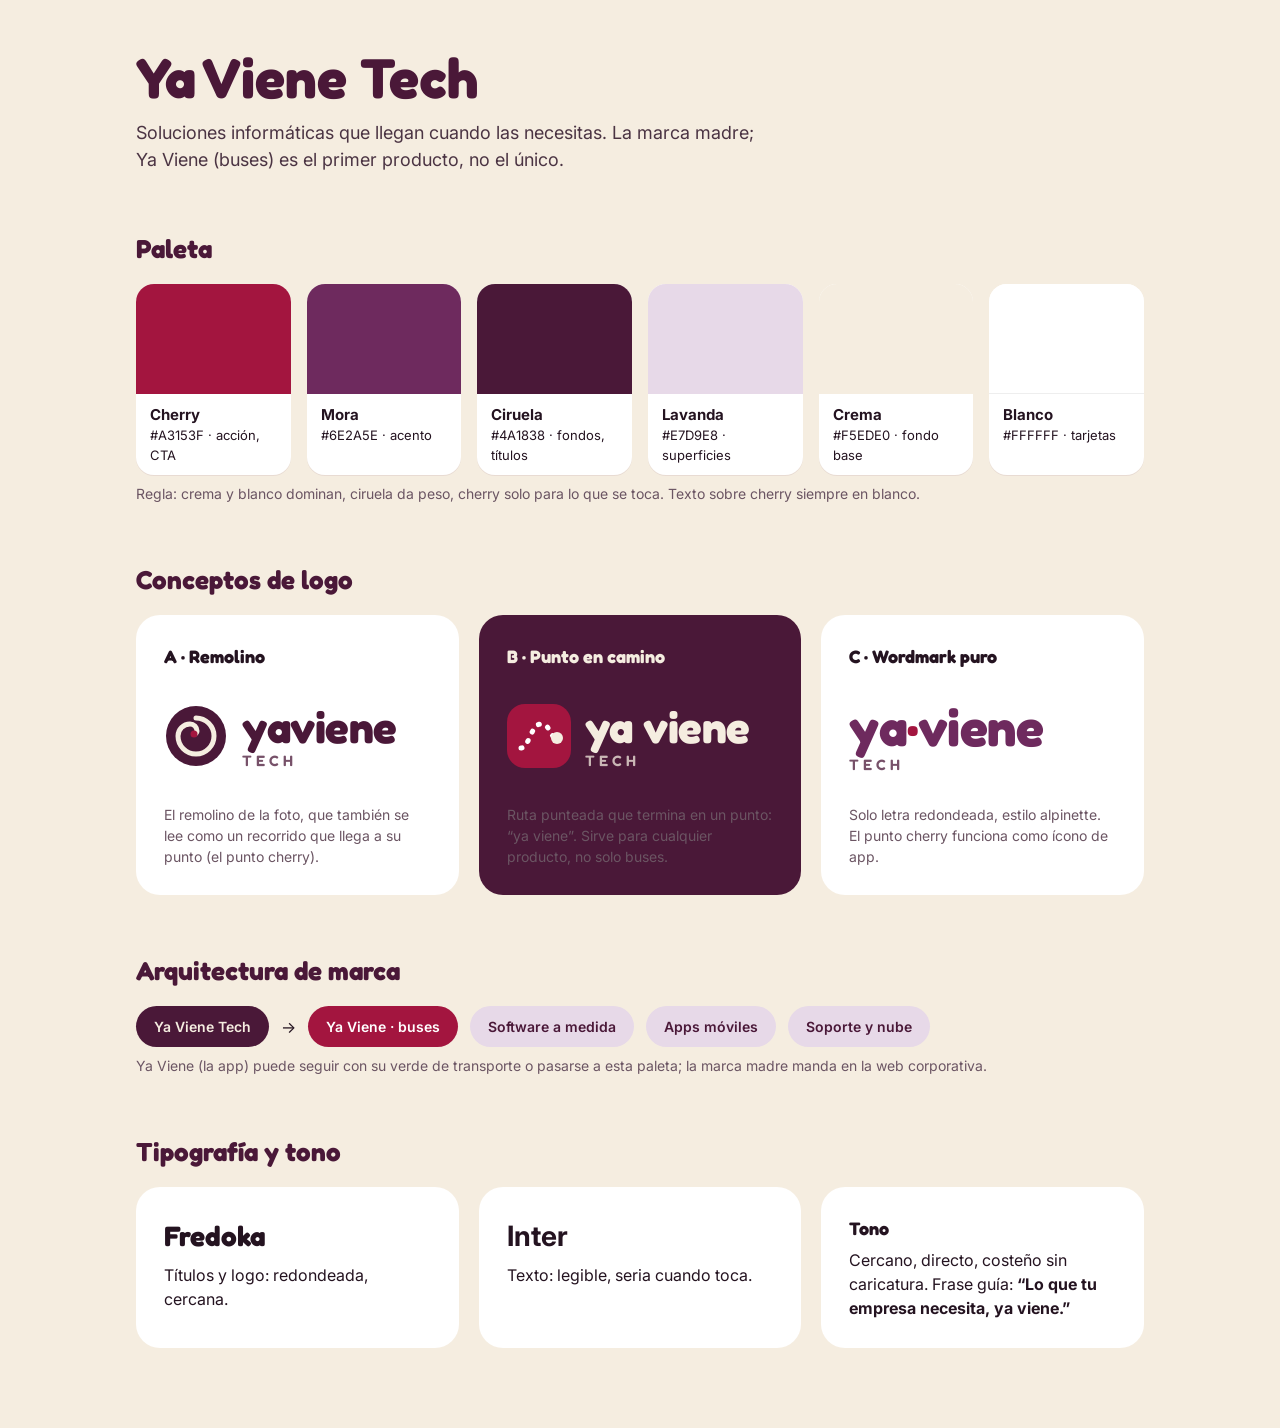
<file: brand/index.html>
<!doctype html>
<html lang="es">
<head>
<meta charset="utf-8">
<meta name="viewport" content="width=device-width, initial-scale=1">
<title>Ya Viene Tech — Marca</title>
<link rel="preconnect" href="https://fonts.googleapis.com">
<link href="https://fonts.googleapis.com/css2?family=Fredoka:wght@500;600;700&family=Inter:wght@400;500;600&display=swap" rel="stylesheet">
<style>
  :root {
    --cherry: #A3153F;
    --cherry-700: #7E0F31;
    --mora: #6E2A5E;
    --ciruela: #4A1838;
    --lavanda: #E7D9E8;
    --crema: #F5EDE0;
    --blanco: #FFFFFF;
    --tinta: #241320;
  }
  * { box-sizing: border-box; margin: 0; }
  body { font-family: Inter, system-ui, sans-serif; background: var(--crema); color: var(--tinta); line-height: 1.5; }
  .wrap { max-width: 1040px; margin: 0 auto; padding: 48px 16px 80px; }
  h1, h2, .wm { font-family: Fredoka, sans-serif; }
  h1 { font-size: clamp(36px, 6vw, 56px); color: var(--ciruela); line-height: 1.05; }
  h2 { font-size: 26px; color: var(--ciruela); margin: 56px 0 16px; }
  p.lead { font-size: 18px; max-width: 620px; margin-top: 12px; color: #4b3443; }
  .grid { display: grid; gap: 16px; grid-template-columns: repeat(auto-fit, minmax(150px, 1fr)); }
  .sw { border-radius: 18px; overflow: hidden; background: var(--blanco); box-shadow: 0 1px 0 rgba(74,24,56,.08); }
  .sw div { height: 110px; }
  .sw p { padding: 10px 14px; font-size: 13px; }
  .sw b { display: block; font-size: 15px; }
  .cards { display: grid; gap: 20px; grid-template-columns: repeat(auto-fit, minmax(300px, 1fr)); }
  .card { background: var(--blanco); border-radius: 24px; padding: 28px; }
  .card.dark { background: var(--ciruela); color: var(--crema); }
  .card h3 { font-family: Fredoka; font-size: 18px; margin-bottom: 6px; }
  .logo { display: flex; align-items: center; gap: 14px; height: 120px; }
  .wm { font-weight: 700; font-size: 44px; letter-spacing: -0.5px; line-height: 1; }
  .wm small { display: block; font-size: 15px; font-weight: 600; letter-spacing: 4px; text-transform: uppercase; opacity: .75; margin-top: 4px; }
  .arch { display: flex; flex-wrap: wrap; gap: 12px; align-items: center; }
  .pill { padding: 10px 18px; border-radius: 999px; font-weight: 600; font-size: 14px; }
  .note { font-size: 14px; color: #6b5563; margin-top: 8px; }
</style>
</head>
<body>
<div class="wrap">
  <h1>Ya Viene Tech</h1>
  <p class="lead">Soluciones informáticas que llegan cuando las necesitas. La marca madre; Ya Viene (buses) es el primer producto, no el único.</p>

  <h2>Paleta</h2>
  <div class="grid">
    <div class="sw"><div style="background:var(--cherry)"></div><p><b>Cherry</b>#A3153F · acción, CTA</p></div>
    <div class="sw"><div style="background:var(--mora)"></div><p><b>Mora</b>#6E2A5E · acento</p></div>
    <div class="sw"><div style="background:var(--ciruela)"></div><p><b>Ciruela</b>#4A1838 · fondos, títulos</p></div>
    <div class="sw"><div style="background:var(--lavanda)"></div><p><b>Lavanda</b>#E7D9E8 · superficies</p></div>
    <div class="sw"><div style="background:var(--crema)"></div><p><b>Crema</b>#F5EDE0 · fondo base</p></div>
    <div class="sw"><div style="background:var(--blanco);border-bottom:1px solid #eee"></div><p><b>Blanco</b>#FFFFFF · tarjetas</p></div>
  </div>
  <p class="note">Regla: crema y blanco dominan, ciruela da peso, cherry solo para lo que se toca. Texto sobre cherry siempre en blanco.</p>

  <h2>Conceptos de logo</h2>
  <div class="cards">
    <div class="card">
      <h3>A · Remolino</h3>
      <div class="logo">
        <svg width="64" height="64" viewBox="0 0 64 64" aria-hidden="true">
          <circle cx="32" cy="32" r="30" fill="#4A1838"/>
          <path d="M32 14a18 18 0 1 1-18 18 12 12 0 0 1 12-12 7 7 0 0 1 7 7 3 3 0 0 1-3 3" fill="none" stroke="#F5EDE0" stroke-width="5" stroke-linecap="round"/>
          <circle cx="30" cy="30" r="3.5" fill="#A3153F"/>
        </svg>
        <div class="wm" style="color:#4A1838">yaviene<small>tech</small></div>
      </div>
      <p class="note">El remolino de la foto, que también se lee como un recorrido que llega a su punto (el punto cherry).</p>
    </div>

    <div class="card dark">
      <h3>B · Punto en camino</h3>
      <div class="logo">
        <svg width="64" height="64" viewBox="0 0 64 64" aria-hidden="true">
          <rect width="64" height="64" rx="18" fill="#A3153F"/>
          <path d="M14 44c8 0 10-24 20-24s8 14 16 14" fill="none" stroke="#FFFFFF" stroke-width="5" stroke-linecap="round" stroke-dasharray="1 9"/>
          <circle cx="50" cy="34" r="6" fill="#F5EDE0"/>
        </svg>
        <div class="wm" style="color:#F5EDE0">ya viene<small>tech</small></div>
      </div>
      <p class="note">Ruta punteada que termina en un punto: “ya viene”. Sirve para cualquier producto, no solo buses.</p>
    </div>

    <div class="card">
      <h3>C · Wordmark puro</h3>
      <div class="logo">
        <div class="wm" style="font-size:52px;color:#6E2A5E">ya<span style="color:#A3153F">·</span>viene<small style="color:#4A1838">tech</small></div>
      </div>
      <p class="note">Solo letra redondeada, estilo alpinette. El punto cherry funciona como ícono de app.</p>
    </div>
  </div>

  <h2>Arquitectura de marca</h2>
  <div class="arch">
    <span class="pill" style="background:var(--ciruela);color:var(--crema)">Ya Viene Tech</span>
    <span>→</span>
    <span class="pill" style="background:var(--cherry);color:#fff">Ya Viene · buses</span>
    <span class="pill" style="background:var(--lavanda);color:var(--ciruela)">Software a medida</span>
    <span class="pill" style="background:var(--lavanda);color:var(--ciruela)">Apps móviles</span>
    <span class="pill" style="background:var(--lavanda);color:var(--ciruela)">Soporte y nube</span>
  </div>
  <p class="note">Ya Viene (la app) puede seguir con su verde de transporte o pasarse a esta paleta; la marca madre manda en la web corporativa.</p>

  <h2>Tipografía y tono</h2>
  <div class="cards">
    <div class="card"><h3 style="font-size:28px">Fredoka</h3><p>Títulos y logo: redondeada, cercana.</p></div>
    <div class="card"><h3 style="font-family:Inter;font-size:28px">Inter</h3><p>Texto: legible, seria cuando toca.</p></div>
    <div class="card"><h3>Tono</h3><p>Cercano, directo, costeño sin caricatura. Frase guía: <b>“Lo que tu empresa necesita, ya viene.”</b></p></div>
  </div>
</div>
</body>
</html>
</file>
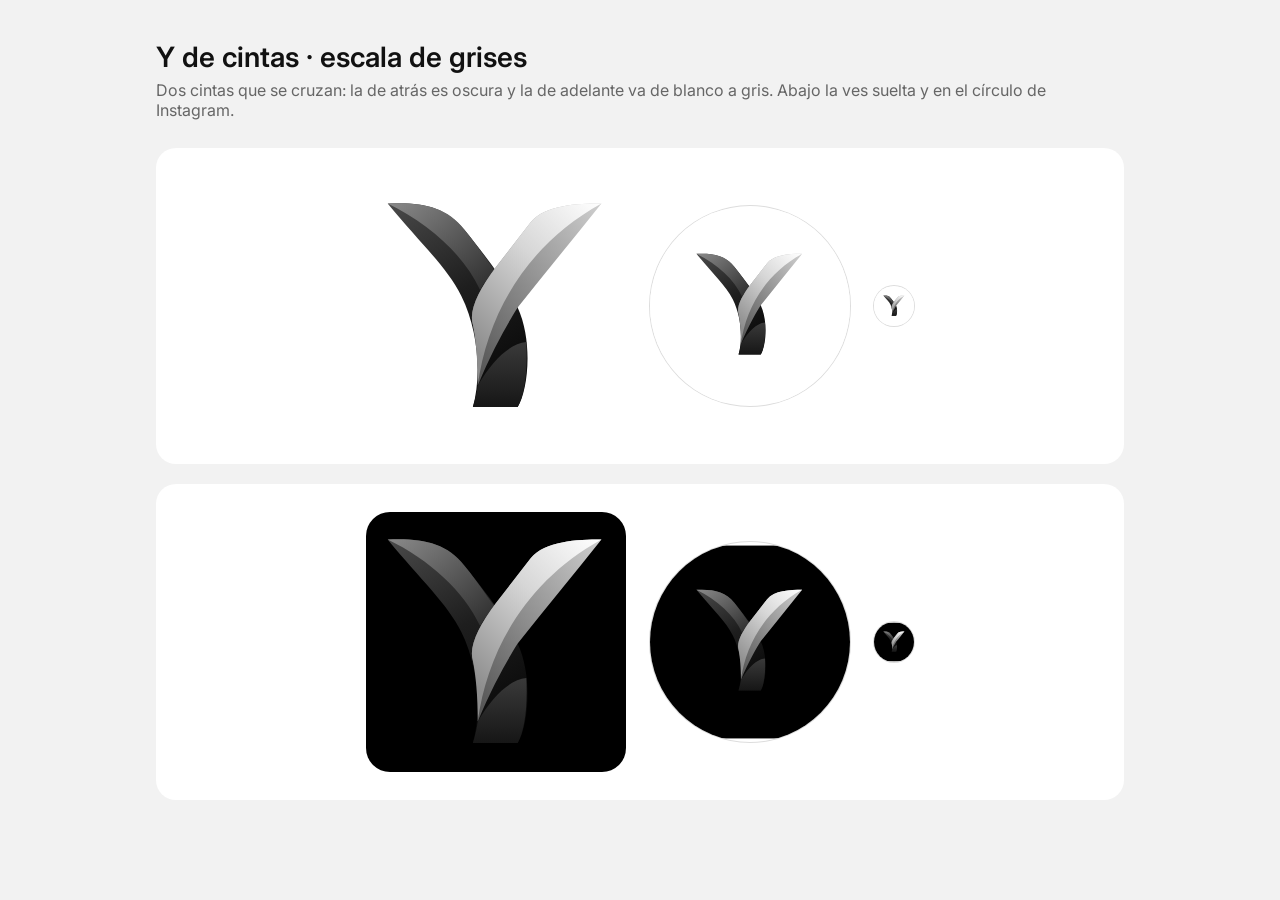
<file: brand/logo-cinta.html>
<!doctype html>
<html lang="es">
<head>
<meta charset="utf-8">
<meta name="viewport" content="width=device-width, initial-scale=1">
<title>Logo Y Cinta</title>
<link href="https://fonts.googleapis.com/css2?family=Inter:wght@400;600&display=swap" rel="stylesheet">
<style>
  * { box-sizing:border-box; margin:0; }
  body { font-family:Inter, system-ui, sans-serif; background:#f2f2f2; color:#111; }
  .wrap { max-width:1000px; margin:0 auto; padding:40px 16px 80px; }
  h1 { font-weight:600; font-size:28px; } p.sub { color:#666; margin:6px 0 28px; }
  .row { display:flex; flex-wrap:wrap; gap:24px; align-items:center; justify-content:center; background:#fff; border-radius:20px; padding:28px; margin-bottom:20px; }
  .ig { width:200px; aspect-ratio:1; border-radius:50%; overflow:hidden; box-shadow:0 0 0 1px #ddd; }
  .ig.sm { width:40px; }
  .ig svg, .big svg { width:100%; height:100%; display:block; }
  .big { width:260px; aspect-ratio:1; }
</style>
</head>
<body>
<div class="wrap">
  <h1>Y de cintas · escala de grises</h1>
  <p class="sub">Dos cintas que se cruzan: la de atrás es oscura y la de adelante va de blanco a gris. Abajo la ves suelta y en el círculo de Instagram.</p>
  <div class="row" id="claro"></div>
  <div class="row" id="oscuro"></div>
</div>



<script>
// Las cintas van en un string: dentro de <template> el HTML anidaría los <path/>.
const inner = `
  <defs>
    <linearGradient id="atras" x1="0" y1="0" x2="0.4" y2="1">
      <stop offset="0" stop-color="#4a4a4a"/><stop offset=".55" stop-color="#1e1e1e"/><stop offset="1" stop-color="#0b0b0b"/>
    </linearGradient>
    <linearGradient id="atrasPliegue" x1="0" y1="0" x2="1" y2="1">
      <stop offset="0" stop-color="#8a8a8a"/><stop offset="1" stop-color="#2b2b2b"/>
    </linearGradient>
    <linearGradient id="frente" x1="1" y1="0" x2="0.3" y2="1">
      <stop offset="0" stop-color="#ffffff"/><stop offset=".45" stop-color="#d6d6d6"/><stop offset="1" stop-color="#8c8c8c"/>
    </linearGradient>
    <linearGradient id="frentePliegue" x1="1" y1="0" x2="0" y2="1">
      <stop offset="0" stop-color="#cfcfcf"/><stop offset=".5" stop-color="#8f8f8f"/><stop offset="1" stop-color="#4d4d4d"/>
    </linearGradient>
    <linearGradient id="base" x1="0" y1="0" x2="0" y2="1">
      <stop offset="0" stop-color="#3a3a3a"/><stop offset="1" stop-color="#161616"/>
    </linearGradient>
  </defs>
  <!-- Cinta de atrás: brazo izquierdo que baja a la pierna -->
  <path fill="url(#atras)" d="M215 220 C330 360 420 440 470 540 C530 660 540 820 510 925 L665 925 C700 870 720 700 665 580 C630 500 560 410 480 310 C410 230 340 215 215 220 Z"/>
  <path fill="url(#atrasPliegue)" d="M215 220 C330 215 420 230 480 310 C530 370 560 420 585 450 C560 480 545 500 535 520 C480 400 360 290 215 220 Z"/>
  <!-- Sombra donde la pierna se esconde -->
  <path fill="url(#base)" d="M527 850 C580 760 640 705 695 700 C700 800 690 880 665 925 L510 925 C518 900 523 875 527 850 Z"/>
  <!-- Cinta de adelante: brazo derecho que cae hacia el centro -->
  <path fill="url(#frentePliegue)" d="M955 220 C870 220 760 225 710 285 L590 440 C530 520 495 590 510 640 C530 720 535 790 527 850 C580 720 640 620 665 580 C760 460 860 340 955 220 Z"/>
  <path fill="url(#frente)" d="M955 220 C870 220 760 225 710 285 L590 440 C530 520 495 590 510 640 C520 690 527 760 527 850 C560 600 700 360 955 220 Z"/>
`;
// Cada copia renombra sus degradados para no chocar con las demás.
let n = 0;
const mark = () => { const k = n++; return inner.replace(/id="(\w+)"/g, `id="$1${k}"`).replace(/url\(#(\w+)\)/g, `url(#$1${k})`); };
const loose = bg => `<div class="big" style="background:${bg};border-radius:24px"><svg viewBox="140 160 900 830">${mark()}</svg></div>`;
// En el círculo el símbolo ocupa ~60 % para que respire dentro del recorte.
const ig = (bg, cls='') => `<div class="ig ${cls}"><svg viewBox="-110 -90 1400 1350"><rect x="-110" y="-90" width="1400" height="1350" fill="${bg}"/>${mark()}</svg></div>`;
document.getElementById('claro').innerHTML = loose('#fff') + ig('#fff') + ig('#fff','sm');
document.getElementById('oscuro').innerHTML = loose('#000') + ig('#000') + ig('#000','sm');
</script>
</body>
</html>
</file>
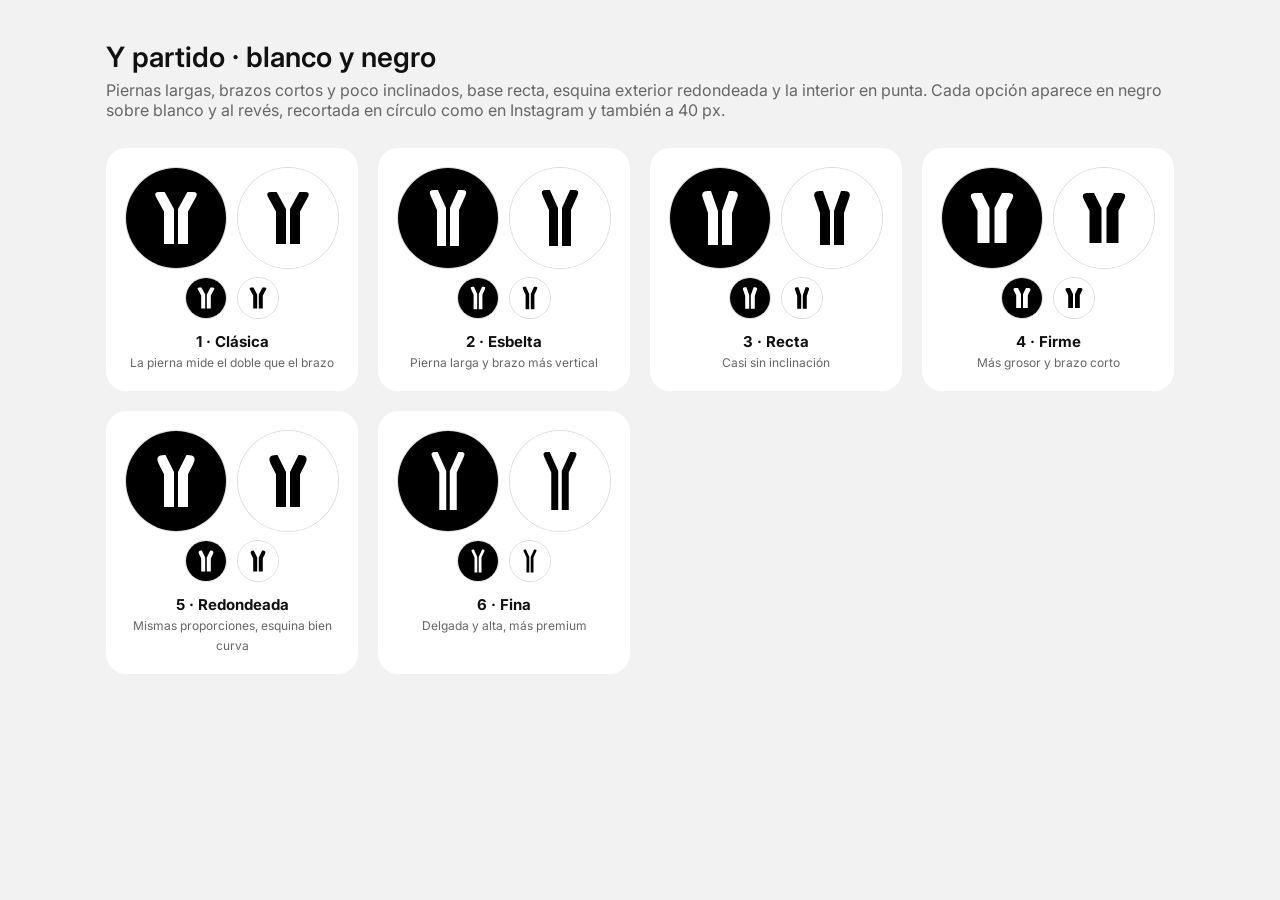
<file: brand/logo.html>
<!doctype html>
<html lang="es">
<head>
<meta charset="utf-8">
<meta name="viewport" content="width=device-width, initial-scale=1">
<title>Logo Y Partido</title>
<link href="https://fonts.googleapis.com/css2?family=Inter:wght@400;600&display=swap" rel="stylesheet">
<style>
  * { box-sizing:border-box; margin:0; }
  body { font-family:Inter, system-ui, sans-serif; background:#f2f2f2; color:#111; }
  .wrap { max-width:1100px; margin:0 auto; padding:40px 16px 80px; }
  h1 { font-weight:600; font-size:28px; }
  p.sub { color:#666; margin:6px 0 28px; }
  .grid { display:grid; grid-template-columns:repeat(auto-fill, minmax(230px, 1fr)); gap:20px; }
  .card { background:#fff; border-radius:20px; padding:20px; text-align:center; }
  .card h3 { font-size:15px; margin-top:14px; } .card small { color:#666; font-size:12px; }
  .pair { display:flex; gap:12px; justify-content:center; align-items:center; }
  .ig { width:120px; aspect-ratio:1; border-radius:50%; overflow:hidden; box-shadow:0 0 0 1px #ddd; }
  .ig.sm { width:40px; }
  .ig svg { width:100%; height:100%; display:block; }
</style>
</head>
<body>
<div class="wrap">
  <h1>Y partido · blanco y negro</h1>
  <p class="sub">Piernas largas, brazos cortos y poco inclinados, base recta, esquina exterior redondeada y la interior en punta. Cada opción aparece en negro sobre blanco y al revés, recortada en círculo como en Instagram y también a 40 px.</p>
  <div class="grid" id="grid"></div>
</div>
<script>
// Media Y rellena (la izquierda; la derecha es su espejo). Lienzo 200×200, centrada.
// w grosor del palo, gap hueco, arm alto del brazo, stem alto del palo, slope dx/dy, r radio de la esquina exterior.
function half({ w, gap, arm, stem, slope: s, r }) {
  const wa = w * Math.hypot(1, s);              // ancho horizontal del brazo con grosor perpendicular w
  const H = arm + stem, T = 100 - H / 2, B = T + H;
  const x1 = 100 - gap / 2, x0 = x1 - w;        // bordes del palo
  const Fi = T + arm, Fo = Fi + (wa - w) / s;   // quiebre del borde interno y del externo
  const tipIn = [x1 - s * (Fi - T), T], tipOut = [x0 - s * (Fo - T), T];
  // Esquina exterior redondeada: un punto sobre el corte superior y otro sobre la diagonal.
  const L = Math.hypot(s, 1), a = [tipOut[0] + r, T], b = [tipOut[0] + r * s / L, T + r / L];
  return `M ${x1} ${B} L ${x1} ${Fi} L ${tipIn[0]} ${T} L ${a[0]} ${a[1]}
    Q ${tipOut[0]} ${T} ${b[0]} ${b[1]} L ${x0} ${Fo} L ${x0} ${B} Z`;
}
const Y = (o, fg) => { const d = half(o);
  return `<g fill="${fg}"><path d="${d}"/><path d="${d}" transform="translate(200 0) scale(-1 1)"/></g>`; };

const opts = [
  { t:'Clásica',       s:'La pierna mide el doble que el brazo',      w:20, gap:8,  arm:34, stem:70, slope:.55, r:12 },
  { t:'Esbelta',       s:'Pierna larga y brazo más vertical',          w:18, gap:8,  arm:36, stem:76, slope:.45, r:12 },
  { t:'Recta',         s:'Casi sin inclinación',                       w:20, gap:8,  arm:40, stem:68, slope:.35, r:14 },
  { t:'Firme',         s:'Más grosor y brazo corto',                   w:24, gap:10, arm:30, stem:70, slope:.5,  r:14 },
  { t:'Redondeada',    s:'Mismas proporciones, esquina bien curva',    w:20, gap:8,  arm:34, stem:70, slope:.5,  r:20 },
  { t:'Fina',          s:'Delgada y alta, más premium',                w:14, gap:7,  arm:38, stem:78, slope:.45, r:10 },
];

const circle = (o, bg, fg, cls = '') =>
  `<div class="ig ${cls}"><svg viewBox="0 0 200 200" xmlns="http://www.w3.org/2000/svg"><rect width="200" height="200" fill="${bg}"/>${Y(o, fg)}</svg></div>`;

document.getElementById('grid').innerHTML = opts.map((o, i) => `
  <div class="card">
    <div class="pair">${circle(o, '#000', '#fff')}${circle(o, '#fff', '#000')}</div>
    <div class="pair" style="margin-top:10px">${circle(o, '#000', '#fff', 'sm')}${circle(o, '#fff', '#000', 'sm')}</div>
    <h3>${i + 1} · ${o.t}</h3><small>${o.s}</small>
  </div>`).join('');
</script>
</body>
</html>
</file>
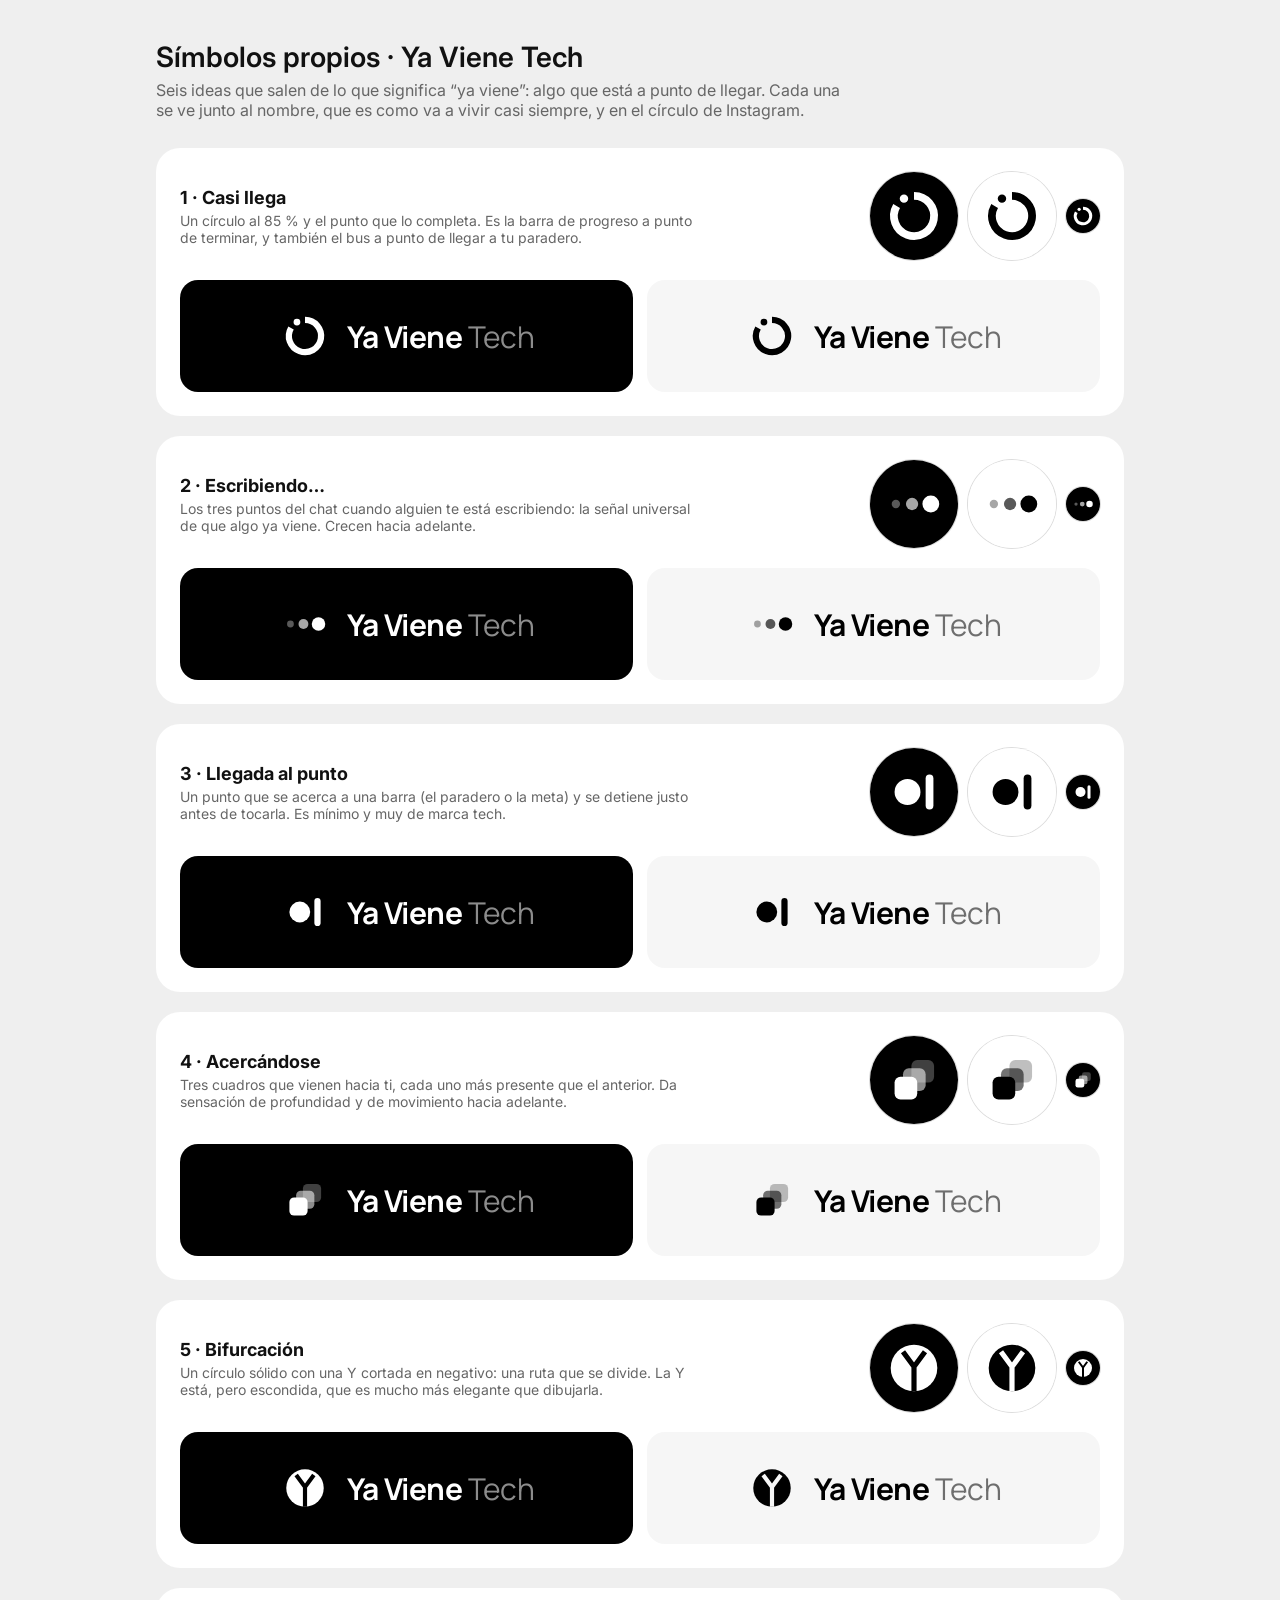
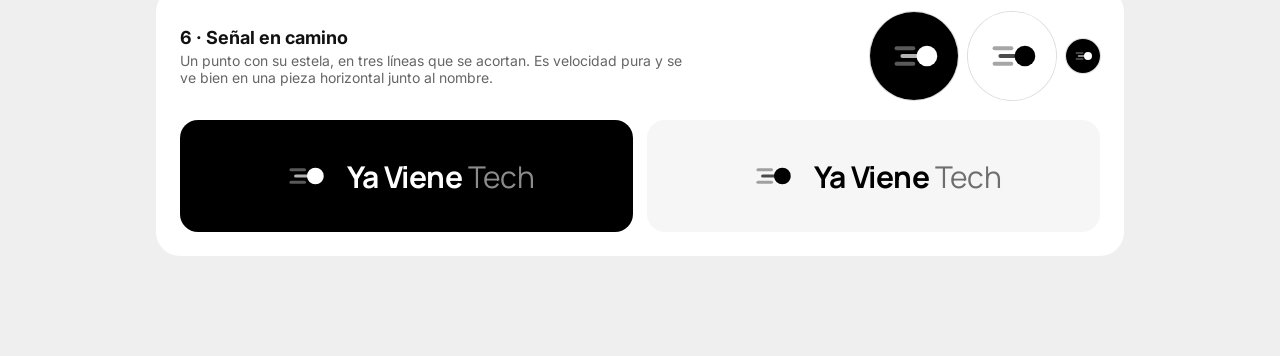
<file: brand/propuestas.html>
<!doctype html>
<html lang="es">
<head>
<meta charset="utf-8">
<meta name="viewport" content="width=device-width, initial-scale=1">
<title>Propuestas de Símbolo</title>
<link href="https://fonts.googleapis.com/css2?family=Inter:wght@400;600&family=Manrope:wght@400;700&display=swap" rel="stylesheet">
<style>
  * { box-sizing:border-box; margin:0; }
  body { font-family:Inter, system-ui, sans-serif; background:#efefef; color:#111; }
  .wrap { max-width:1000px; margin:0 auto; padding:40px 16px 80px; }
  h1 { font-weight:600; font-size:28px; } p.sub { color:#666; margin:6px 0 28px; max-width:700px; }
  .card { background:#fff; border-radius:24px; padding:24px; margin-bottom:20px; display:grid; grid-template-columns:1fr auto; gap:20px; align-items:center; }
  .card h2 { font-size:18px; } .card p { color:#666; font-size:14px; margin-top:4px; max-width:520px; }
  .locks { grid-column:1/-1; display:grid; grid-template-columns:1fr 1fr; gap:14px; }
  .lock { border-radius:18px; padding:30px 24px; display:flex; align-items:center; justify-content:center; gap:16px; }
  .lock.dark { background:#000; color:#fff; } .lock.light { background:#f6f6f6; color:#000; }
  .lock svg { width:52px; height:52px; flex:none; }
  .lock span { font-family:Manrope, sans-serif; font-size:30px; letter-spacing:-.02em; white-space:nowrap; }
  .lock b { font-weight:700; } .lock i { font-style:normal; font-weight:400; opacity:.55; }
  .igs { display:flex; gap:10px; align-items:center; }
  .ig { width:88px; aspect-ratio:1; border-radius:50%; overflow:hidden; box-shadow:0 0 0 1px #ddd; }
  .ig.sm { width:34px; } .ig svg { width:100%; height:100%; display:block; }
  @media (max-width:720px){ .card{ grid-template-columns:1fr; } .locks{ grid-template-columns:1fr; } .lock span{ font-size:24px; } }
</style>
</head>
<body>
<div class="wrap">
  <h1>Símbolos propios · Ya Viene Tech</h1>
  <p class="sub">Seis ideas que salen de lo que significa “ya viene”: algo que está a punto de llegar. Cada una se ve junto al nombre, que es como va a vivir casi siempre, y en el círculo de Instagram.</p>
  <div id="out"></div>
</div>
<script>
// Lienzo 200×200. fg es el color del símbolo y bg el del fondo (para los cortes en negativo).
const ideas = [
  { t:'1 · Casi llega', s:'Un círculo al 85 % y el punto que lo completa. Es la barra de progreso a punto de terminar, y también el bus a punto de llegar a tu paradero.',
    d:(fg) => `<path d="M100 38 A62 62 0 1 1 46.3 69" fill="none" stroke="${fg}" stroke-width="24"/><circle cx="69" cy="46.3" r="13" fill="${fg}"/>` },
  { t:'2 · Escribiendo…', s:'Los tres puntos del chat cuando alguien te está escribiendo: la señal universal de que algo ya viene. Crecen hacia adelante.',
    d:(fg) => `<circle cx="44" cy="100" r="13" fill="${fg}" opacity=".35"/><circle cx="94" cy="100" r="19" fill="${fg}" opacity=".65"/><circle cx="152" cy="100" r="26" fill="${fg}"/>` },
  { t:'3 · Llegada al punto', s:'Un punto que se acerca a una barra (el paradero o la meta) y se detiene justo antes de tocarla. Es mínimo y muy de marca tech.',
    d:(fg) => `<circle cx="80" cy="100" r="40" fill="${fg}"/><rect x="136" y="46" width="24" height="108" rx="12" fill="${fg}"/>` },
  { t:'4 · Acercándose', s:'Tres cuadros que vienen hacia ti, cada uno más presente que el anterior. Da sensación de profundidad y de movimiento hacia adelante.',
    d:(fg) => `<rect x="92" y="38" width="70" height="70" rx="18" fill="${fg}" opacity=".25"/><rect x="66" y="64" width="70" height="70" rx="18" fill="${fg}" opacity=".55"/><rect x="40" y="90" width="70" height="70" rx="18" fill="${fg}"/>` },
  { t:'5 · Bifurcación', s:'Un círculo sólido con una Y cortada en negativo: una ruta que se divide. La Y está, pero escondida, que es mucho más elegante que dibujarla.',
    d:(fg, bg) => `<circle cx="100" cy="100" r="72" fill="${fg}"/><path d="M66 50 L100 96 L134 50 M100 96 L100 172" fill="none" stroke="${bg}" stroke-width="16"/>` },
  { t:'6 · Señal en camino', s:'Un punto con su estela, en tres líneas que se acortan. Es velocidad pura y se ve bien en una pieza horizontal junto al nombre.',
    d:(fg) => `<circle cx="140" cy="100" r="32" fill="${fg}"/><rect x="40" y="70" width="64" height="12" rx="6" fill="${fg}" opacity=".35"/><rect x="58" y="94" width="66" height="12" rx="6" fill="${fg}" opacity=".7"/><rect x="40" y="118" width="64" height="12" rx="6" fill="${fg}" opacity=".35"/>` },
];

const svg = (d, fg, bg, vb = '0 0 200 200', rect = '') => `<svg viewBox="${vb}" xmlns="http://www.w3.org/2000/svg">${rect}${d(fg, bg)}</svg>`;
// En el círculo el símbolo ocupa ~70 % para que respire dentro del recorte.
const ig = (d, fg, bg, cls = '') => `<div class="ig ${cls}">${svg(d, fg, bg, '-36 -36 272 272', `<rect x="-36" y="-36" width="272" height="272" fill="${bg}"/>`)}</div>`;
const lock = (d, fg, bg, cls) => `<div class="lock ${cls}">${svg(d, fg, bg)}<span><b>Ya Viene</b> <i>Tech</i></span></div>`;

document.getElementById('out').innerHTML = ideas.map(x => `
  <div class="card">
    <div><h2>${x.t}</h2><p>${x.s}</p></div>
    <div class="igs">${ig(x.d,'#fff','#000')}${ig(x.d,'#000','#fff')}${ig(x.d,'#fff','#000','sm')}</div>
    <div class="locks">${lock(x.d,'#fff','#000','dark')}${lock(x.d,'#000','#f6f6f6','light')}</div>
  </div>`).join('');
</script>
</body>
</html>
</file>
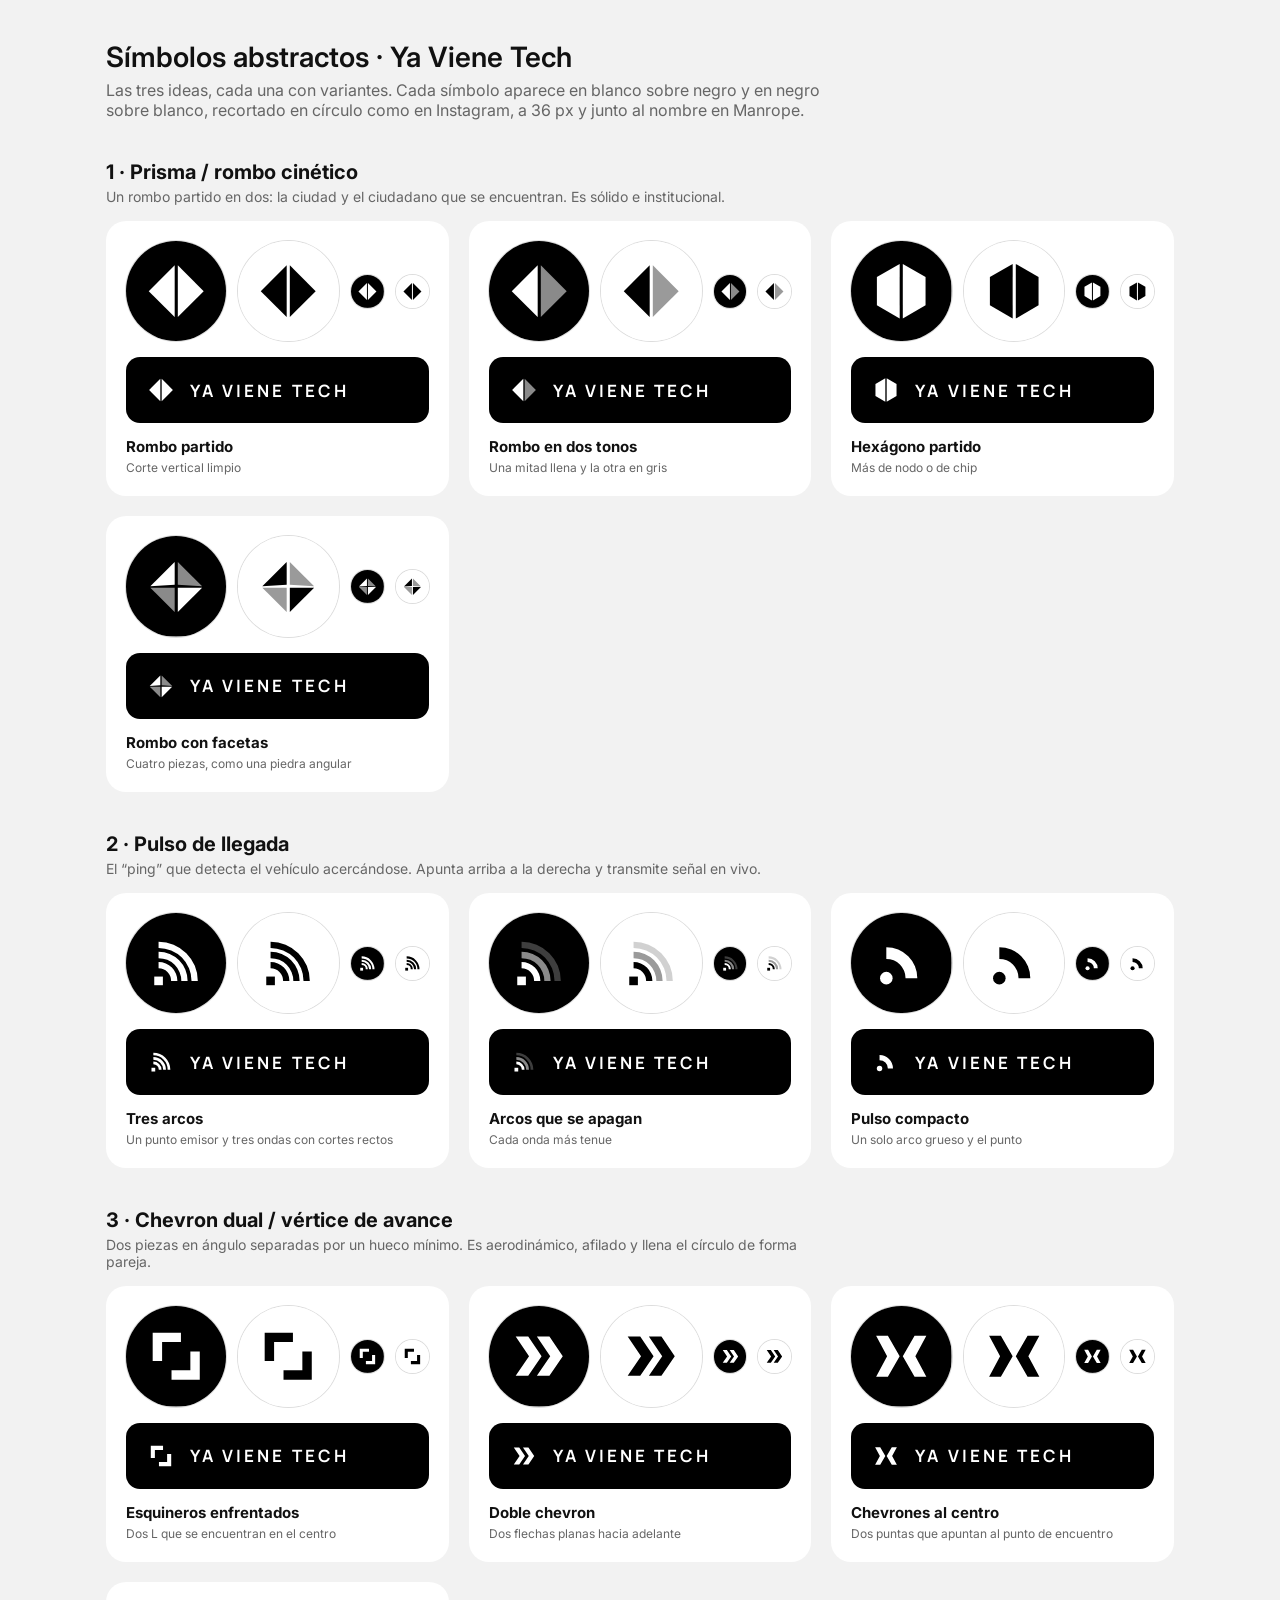
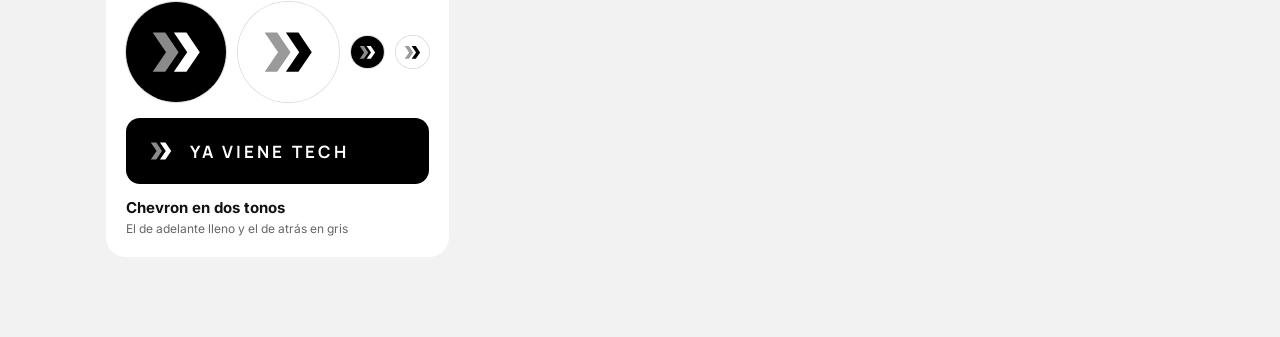
<file: brand/simbolos.html>
<!doctype html>
<html lang="es">
<head>
<meta charset="utf-8">
<meta name="viewport" content="width=device-width, initial-scale=1">
<title>Símbolos Abstractos</title>
<link href="https://fonts.googleapis.com/css2?family=Inter:wght@400;600&family=Manrope:wght@600;700&display=swap" rel="stylesheet">
<style>
  * { box-sizing:border-box; margin:0; }
  body { font-family:Inter, system-ui, sans-serif; background:#f2f2f2; color:#111; }
  .wrap { max-width:1100px; margin:0 auto; padding:40px 16px 80px; }
  h1 { font-weight:600; font-size:28px; } p.sub { color:#666; margin:6px 0 8px; max-width:720px; }
  h2 { font-size:20px; margin:40px 0 4px; } h2 + p { color:#666; font-size:14px; margin-bottom:16px; max-width:720px; }
  .grid { display:grid; grid-template-columns:repeat(auto-fill, minmax(300px, 1fr)); gap:20px; }
  .card { background:#fff; border-radius:20px; padding:20px; }
  .pair { display:flex; gap:12px; justify-content:center; align-items:center; }
  .ig { width:110px; aspect-ratio:1; border-radius:50%; overflow:hidden; box-shadow:0 0 0 1px #ddd; }
  .ig.sm { width:36px; }
  .ig svg { width:100%; height:100%; display:block; }
  .lock { margin-top:16px; background:#000; color:#fff; border-radius:14px; padding:16px 18px; display:flex; align-items:center; gap:12px; }
  .lock svg { width:34px; height:34px; flex:none; }
  .lock span { font-family:Manrope, sans-serif; font-weight:700; font-size:17px; letter-spacing:.18em; white-space:nowrap; }
  .card h3 { font-size:15px; margin-top:14px; } .card small { color:#666; font-size:12px; }
</style>
</head>
<body>
<div class="wrap">
  <h1>Símbolos abstractos · Ya Viene Tech</h1>
  <p class="sub">Las tres ideas, cada una con variantes. Cada símbolo aparece en blanco sobre negro y en negro sobre blanco, recortado en círculo como en Instagram, a 36 px y junto al nombre en Manrope.</p>
  <div id="out"></div>
</div>
<script>
// Lienzo 200×200, centrado en 100,100. Cada figura recibe el color de primer plano (fg) y uno secundario (dim).
const poly = (pts, fill) => `<polygon points="${pts}" fill="${fill}"/>`;
const arc = (cx, cy, r, w, fill) =>   // cuarto de anillo de arriba a la derecha, con cortes rectos
  `<path d="M ${cx} ${cy - r - w/2} A ${r + w/2} ${r + w/2} 0 0 1 ${cx + r + w/2} ${cy}
    L ${cx + r - w/2} ${cy} A ${r - w/2} ${r - w/2} 0 0 0 ${cx} ${cy - r + w/2} Z" fill="${fill}"/>`;

const groups = [
  { t:'1 · Prisma / rombo cinético', s:'Un rombo partido en dos: la ciudad y el ciudadano que se encuentran. Es sólido e institucional.', items:[
    { t:'Rombo partido', s:'Corte vertical limpio',
      d:(fg) => poly('30,100 96,34 96,166', fg) + poly('104,34 170,100 104,166', fg) },
    { t:'Rombo en dos tonos', s:'Una mitad llena y la otra en gris',
      d:(fg, dim) => poly('30,100 96,34 96,166', fg) + poly('104,34 170,100 104,166', dim) },
    { t:'Hexágono partido', s:'Más de nodo o de chip',
      d:(fg) => poly('96,30.3 38,64 38,136 96,169.7', fg) + poly('104,30.3 162,64 162,136 104,169.7', fg) },
    { t:'Rombo con facetas', s:'Cuatro piezas, como una piedra angular',
      d:(fg, dim) => poly('34,100 96,38 96,96', fg) + poly('104,38 166,100 104,96', dim)
                   + poly('34,104 96,104 96,166', dim) + poly('104,104 166,104 104,166', fg) },
  ]},
  { t:'2 · Pulso de llegada', s:'El “ping” que detecta el vehículo acercándose. Apunta arriba a la derecha y transmite señal en vivo.', items:[
    { t:'Tres arcos', s:'Un punto emisor y tres ondas con cortes rectos',
      d:(fg) => `<rect x="44" y="134" width="22" height="22" fill="${fg}"/>` + arc(55,145,40,16,fg) + arc(55,145,66,16,fg) + arc(55,145,92,16,fg) },
    { t:'Arcos que se apagan', s:'Cada onda más tenue',
      d:(fg, dim) => `<rect x="44" y="134" width="22" height="22" fill="${fg}"/>` + arc(55,145,40,16,fg) + arc(55,145,66,16,dim) + arc(55,145,92,16,dim + '" fill-opacity=".45') },
    { t:'Pulso compacto', s:'Un solo arco grueso y el punto',
      d:(fg) => `<circle cx="62" cy="138" r="16" fill="${fg}"/>` + arc(62,138,64,30,fg) },
  ]},
  { t:'3 · Chevron dual / vértice de avance', s:'Dos piezas en ángulo separadas por un hueco mínimo. Es aerodinámico, afilado y llena el círculo de forma pareja.', items:[
    { t:'Esquineros enfrentados', s:'Dos L que se encuentran en el centro',
      d:(fg) => poly('40,40 112,40 112,64 64,64 64,112 40,112', fg) + poly('160,160 88,160 88,136 136,136 136,88 160,88', fg) },
    { t:'Doble chevron', s:'Dos flechas planas hacia adelante',
      d:(fg) => poly('40,50 72,50 106,100 72,150 40,150 74,100', fg) + poly('94,50 126,50 160,100 126,150 94,150 128,100', fg) },
    { t:'Chevrones al centro', s:'Dos puntas que apuntan al punto de encuentro',
      d:(fg) => poly('36,48 66,48 96,100 66,152 36,152 64,100', fg) + poly('164,48 134,48 104,100 134,152 164,152 136,100', fg) },
    { t:'Chevron en dos tonos', s:'El de adelante lleno y el de atrás en gris',
      d:(fg, dim) => poly('40,50 72,50 106,100 72,150 40,150 74,100', dim) + poly('94,50 126,50 160,100 126,150 94,150 128,100', fg) },
  ]},
];

const svg = (d, bg, fg, dim) =>
  `<svg viewBox="0 0 200 200" xmlns="http://www.w3.org/2000/svg">${bg ? `<rect width="200" height="200" fill="${bg}"/>` : ''}${d(fg, dim)}</svg>`;
// En el círculo el símbolo se reduce al 78 % para que respire dentro del recorte.
const ig = (d, bg, fg, dim, cls = '') =>
  `<div class="ig ${cls}"><svg viewBox="-28 -28 256 256" xmlns="http://www.w3.org/2000/svg"><rect x="-28" y="-28" width="256" height="256" fill="${bg}"/>${d(fg, dim)}</svg></div>`;

document.getElementById('out').innerHTML = groups.map(g => `
  <h2>${g.t}</h2><p>${g.s}</p>
  <div class="grid">${g.items.map(it => `
    <div class="card">
      <div class="pair">${ig(it.d,'#000','#fff','#8a8a8a')}${ig(it.d,'#fff','#000','#9a9a9a')}
        ${ig(it.d,'#000','#fff','#8a8a8a','sm')}${ig(it.d,'#fff','#000','#9a9a9a','sm')}</div>
      <div class="lock">${svg(it.d, null, '#fff', '#8a8a8a')}<span>YA VIENE TECH</span></div>
      <h3>${it.t}</h3><small>${it.s}</small>
    </div>`).join('')}</div>`).join('');
</script>
</body>
</html>
</file>
<file: style.css>
:root {
    --ink: #2a292e;
    --ink-2: #2f2e34;
    --muted: #5f6267;
    --page: #eef0f1;
    --frame: #f6f7f8;
    --line: rgba(17, 18, 20, .14);
    --shadow: 0 1px 1px rgba(17,18,20,.04), 0 4px 10px -2px rgba(17,18,20,.06), 0 18px 36px -10px rgba(17,18,20,.12);
  }
  /* Grano fino encima de todo: le quita lo plano al gris */
  body::after {
    content: ''; position: fixed; inset: 0; z-index: 100; pointer-events: none; opacity: .07; mix-blend-mode: multiply;
    background: url("data:image/svg+xml,%3Csvg xmlns='http://www.w3.org/2000/svg' width='160' height='160'%3E%3Cfilter id='n'%3E%3CfeTurbulence type='fractalNoise' baseFrequency='.9' numOctaves='2' stitchTiles='stitch'/%3E%3CfeColorMatrix values='0 0 0 0 0 0 0 0 0 0 0 0 0 0 0 0 0 0 .9 0'/%3E%3C/filter%3E%3Crect width='100%25' height='100%25' filter='url(%23n)'/%3E%3C/svg%3E");
  }
  * { box-sizing: border-box; margin: 0; }
  html { -webkit-font-smoothing: antialiased; }
  body { font-family: Inter, system-ui, sans-serif; background: var(--page); color: var(--ink); }
  ::selection { background: rgba(232,54,79,.18); }
  a { color: inherit; text-decoration: none; }
  :focus-visible { outline: 2.5px solid #e8364f; outline-offset: 3px; }
  .btn:focus-visible, nav .links a:focus-visible { outline-offset: 4px; }
  @media (prefers-reduced-motion: no-preference) { html { scroll-behavior: smooth; } }
  [id] { scroll-margin-top: 96px; }

  /* Marco del hero: va metido 8 px dentro de la página, como en Bevel */
  .hero {
    position: relative; margin: 8px; min-height: calc(100svh - 16px); padding-bottom: clamp(24px, 5vh, 56px);
    border-radius: 28px; overflow: hidden; isolation: isolate;
    /* Cereza suave arriba que se va disolviendo en el gris claro de la paleta */
    background:
      radial-gradient(420px 140px at 15% 38%, rgba(255,255,255,.6), transparent 72%),
      radial-gradient(280px 100px at 22% 34%, rgba(255,255,255,.55), transparent 72%),
      radial-gradient(380px 130px at 85% 44%, rgba(255,255,255,.55), transparent 72%),
      radial-gradient(260px 90px at 79% 40%, rgba(255,255,255,.5), transparent 72%),
      linear-gradient(#a9c8f5 0%, #cadff9 24%, #e8f0fb 46%, var(--frame) 68%);
    display: flex; flex-direction: column; align-items: center; box-shadow: inset 0 0 0 1px var(--line);
  }
  /* Nubes suaves que le dan cuerpo al cielo, como en Bevel; se disuelven antes de llegar a la Mac */
  .clouds { position: absolute; inset: 0; width: 100%; height: 100%; z-index: 0; pointer-events: none; opacity: .95;
    -webkit-mask-image: linear-gradient(#000 0, #000 30%, rgba(0,0,0,.5) 50%, transparent 72%);
    mask-image: linear-gradient(#000 0, #000 30%, rgba(0,0,0,.5) 50%, transparent 72%); }
  /* Grano propio del hero, más marcado que el de la página */
  .hero::before {
    content: ''; position: absolute; inset: 0; z-index: 1; pointer-events: none; opacity: .1; mix-blend-mode: multiply;
    background: url("data:image/svg+xml,%3Csvg xmlns='http://www.w3.org/2000/svg' width='180' height='180'%3E%3Cfilter id='n'%3E%3CfeTurbulence type='fractalNoise' baseFrequency='1.1' numOctaves='2' stitchTiles='stitch'/%3E%3CfeColorMatrix values='0 0 0 0 0 0 0 0 0 0 0 0 0 0 0 0 0 0 .9 0'/%3E%3C/filter%3E%3Crect width='100%25' height='100%25' filter='url(%23n)'/%3E%3C/svg%3E");
  }
  /* El final del hero se disuelve en el fondo, por detrás de la Mac */
  .hero::after {
    content: ''; position: absolute; left: 0; right: 0; bottom: 0; height: 26%; z-index: 1; pointer-events: none;
    background: linear-gradient(rgba(246,247,248,0), rgba(246,247,248,.85) 55%, var(--frame));
  }
  /* Túnel de luz que se angosta detrás de la MacBook, como en Bevel. Su cuello cae en el centro de la pantalla (37.7 % de la Mac). */
  .beam {
    position: absolute; z-index: 0; left: 50%; top: -42.3%; width: 100vw; height: 160%;
    transform: translateX(-50%); pointer-events: none;
    /* Se desvanece arriba y abajo para que nunca choque con el borde del marco */
    -webkit-mask-image: linear-gradient(transparent 0, #000 16%, #000 66%, transparent 88%);
    mask-image: linear-gradient(transparent 0, #000 16%, #000 66%, transparent 88%);
  }

  /* Nav despegada: una tarjeta flotante con aire arriba y a los lados, así el marco del hero se ve entero con sus esquinas curvas */
  nav {
    --t: 24px; --r0: 22px; --r1: 24px; --p: 0; --g: 0;
    position: absolute; z-index: 200; left: 50%; transform: translate(-50%); height: 80px;
    /* Va con la página (también en el rebote) hasta tocar el techo y ahí se queda fijo; las esquinas cambian al mismo ritmo */
    top: var(--t);
    /* Arriba va recogida para que logo, enlaces y botón se lean juntos sin el vidrio; al bajar se abre hasta el ancho del cuadro de servicios */
    --wa: min(860px, calc(100% - 32px)); --wb: min(1344px, calc(100% - 32px));
    width: calc(var(--wa) + (var(--wb) - var(--wa)) * var(--g));
    border-radius: calc(var(--r0) * (1 - var(--p))) calc(var(--r0) * (1 - var(--p))) calc(var(--r0) + (var(--r1) - var(--r0)) * var(--p)) calc(var(--r0) + (var(--r1) - var(--r0)) * var(--p));
    display: flex; align-items: center; gap: 28px; padding: 0 12px 0 28px;
    /* Arriba del todo se funde con el cielo del hero; el vidrio aparece poco a poco al bajar (--g va de 0 a 1) */
    background: rgba(255,255,255,calc(.78 * var(--g)));
    -webkit-backdrop-filter: blur(calc(24px * var(--g))) saturate(calc(100% + 80% * var(--g))); backdrop-filter: blur(calc(24px * var(--g))) saturate(calc(100% + 80% * var(--g)));
    box-shadow: inset 0 -1px 0 rgba(255,255,255,calc(.5 * var(--g))), 0 1px 0 rgba(17,18,20,calc(.05 * var(--g))), 0 12px 32px -18px rgba(17,18,20,calc(.28 * var(--g)));
  }
  nav.pin { position: fixed; top: 0; background: rgba(255,255,255,calc(.92 * var(--g))); }
  @media (prefers-reduced-transparency: reduce) { nav { background: #fff; -webkit-backdrop-filter: none; backdrop-filter: none; } }
  @media (prefers-contrast: more) {
    :root { --muted: #3f4247; --line: rgba(17,18,20,.24); }
    nav { background: #fff; -webkit-backdrop-filter: none; backdrop-filter: none; box-shadow: 0 0 0 1px rgba(17,18,20,.4); }
    .flag { background: #2f2e34; }
  }
  .brand { display: flex; align-items: center; gap: 10px; margin-right: auto; padding: 12px 0; border-radius: 12px; }
  .brand svg { width: 48px; height: 25px; }
  .brand span { font-family: Manrope, sans-serif; font-size: 1.5625rem; letter-spacing: -.02em; white-space: nowrap; }
  .brand b { font-weight: 800; }
  nav .links { display: flex; gap: 6px; }
  nav .links a { white-space: nowrap; padding: 12px 18px; border-radius: 999px; font-size: 1.0625rem; font-weight: 600; color: var(--ink); transition: background .2s, transform .5s cubic-bezier(.2,.8,.2,1), scale .12s ease-out; }
  nav .btn { font-size: 1.0625rem; font-weight: 700; padding: 15px 28px; }
  nav .links a:hover { background: rgba(17,18,20,.05); transform: translateY(-2px); }
  /* Menú de secciones en pantallas angostas: disclosure nativo sobre vidrio, sin JS extra (mismo corte donde .links desaparece) */
  .mnav { display: none; }
  @media (max-width: 760px) {
    .mnav { display: block; position: relative; margin-left: auto; }
    .mnav summary { list-style: none; display: grid; place-items: center; width: 44px; height: 44px; border-radius: 999px; background: rgba(17,18,20,.06); cursor: pointer; transition: background .2s; }
    .mnav summary::-webkit-details-marker { display: none; }
    .mnav summary svg { width: 20px; height: 20px; color: var(--ink); transition: transform .3s ease; }
    .mnav[open] summary { background: rgba(17,18,20,.1); }
    .mnav[open] summary svg { transform: rotate(90deg); }
    .mnav-x { position: absolute; top: calc(100% + 12px); right: 0; z-index: 12; display: grid; gap: 4px; min-width: 218px; padding: 10px; border-radius: 18px; background: rgba(255,255,255,.92); -webkit-backdrop-filter: blur(24px) saturate(180%); backdrop-filter: blur(24px) saturate(180%); box-shadow: inset 0 0 0 1px rgba(17,18,20,.06), 0 30px 60px -24px rgba(17,18,20,.4); animation: rise .35s cubic-bezier(.2,.8,.2,1) backwards; }
    .mnav-x a { padding: 10px 16px; border-radius: 12px; font-size: 1rem; font-weight: 600; text-decoration: none; color: var(--ink); }
    .mnav-x a:hover { background: rgba(17,18,20,.05); }
  }
  .btn {
    display: inline-flex; align-items: center; gap: 10px; border-radius: 999px;
    background: var(--ink-2); color: #eef1f6; font-weight: 600; font-size: 1rem; padding: 14px 24px;
    transition: background .2s, transform .5s cubic-bezier(.2,.8,.2,1), scale .12s ease-out;
    box-shadow: inset 0 1px 0 rgba(255,255,255,.14), 0 1px 2px rgba(17,18,20,.2), 0 8px 18px -6px rgba(17,18,20,.35);
  }
  /* Mismo hover que la tarjeta de Ya Viene: sube suave y la flecha avanza */
  .btn:hover { background: #1d1c20; transform: translateY(-3px); }
  .btn svg { width: 16px; height: 16px; transition: transform .5s cubic-bezier(.2,.8,.2,1); }
  .btn:hover svg { transform: translateX(2px); }

  /* Titular */
  .copy { position: relative; z-index: 4; text-align: center; padding: calc(96px + clamp(28px, 6vh, 64px)) 16px 0; }
  h1 {
    font-family: Manrope, sans-serif; font-weight: 800; font-size: clamp(2.375rem, 5.2vw, 4.75rem);
    line-height: .96; letter-spacing: -.035em; color: var(--muted);
  }
  /* Jerarquía del titular: el planteamiento se atenúa y el desenlace queda a plena tinta */
  h1 .soft { color: var(--ink); }
  h1 em { font-style: normal; }
  /* "Tech" lleva los colores del túnel y el brillo se desliza despacio */
  .brand i {
    font-style: normal; font-weight: 700; padding-right: .04em;
    background: linear-gradient(90deg, #ff3b30, #ff8a00 35%, #2f6bff 65%, #ff3b30) 0 0 / 300% 100%;
    -webkit-background-clip: text; background-clip: text; color: transparent; animation: sheen 9s linear infinite;
  }
  @keyframes sheen { to { background-position: 300% 0; } }
  .sub { margin: 18px auto 0; max-width: 560px; color: #5d6066; font-size: clamp(1rem, 1.6vw, 1.25rem); line-height: 1.45; }
  .cta { margin-top: 24px; display: flex; flex-direction: column; align-items: center; gap: 14px; }
  .cta .btn { font-size: 1.125rem; padding: 17px 32px; }
  .cta small { color: #5d6066; font-size: 0.8438rem; }

  /* Escenario de la MacBook: completa a la vista, sin pasarse del alto de la pantalla */
  .stage { position: relative; z-index: 2; flex: none; width: min(1320px, 100%, 152svh); margin-top: clamp(8px, 3vh, 32px); }
  .mac { position: relative; width: 100%; aspect-ratio: 2010 / 1180; container-type: inline-size; }
  /* Niebla baja que envuelve la base de la Mac sin taparla */
  .mac::after {
    content: ''; position: absolute; z-index: 3; left: -25%; right: -25%; bottom: -30%; height: 22%; pointer-events: none;
    background: radial-gradient(50% 50% at 50% 50%, rgba(246,247,248,.38), rgba(246,247,248,.22) 40%, rgba(246,247,248,0) 72%);
    filter: blur(14px);
  }
  /* Sombra de contacto: la Mac se apoya en el piso en vez de flotar */
  .mac::before {
    content: ''; position: absolute; z-index: 0; left: 4%; right: 4%; bottom: -8%; height: 14%; pointer-events: none;
    background: radial-gradient(42% 22% at 50% 40%, rgba(17,18,20,.55), rgba(17,18,20,0)),
                radial-gradient(50% 50% at 50% 42%, rgba(17,18,20,.22), rgba(17,18,20,.08) 60%, rgba(17,18,20,0));
    filter: blur(6px);
  }
  /* Luz de borde cherry que la integra con el fondo */
  .mac > img { position: absolute; inset: 0; width: 100%; height: 100%; z-index: 2; pointer-events: none;
    filter: drop-shadow(0 -6px 22px rgba(255,110,40,.24)) drop-shadow(0 3cqw 4cqw rgba(17,18,20,.38)) drop-shadow(0 .5cqw .8cqw rgba(17,18,20,.32)); }
  /* Pantalla en HTML detrás de la foto; la foto es transparente donde va la pantalla y conserva bisel y notch */
  .screen {
    position: absolute; z-index: 1; left: 24.3%; top: 9.3%; width: 51.4%; height: 56.9%;
    border-radius: 1.2% / 1.9%; overflow: hidden; container-type: inline-size;
    background: #fff; color: var(--ink);
  }
  /* Brillo muy leve del vidrio arriba */
  .screen::after { content: ''; position: absolute; inset: 0; z-index: 20; pointer-events: none;
    background: linear-gradient(to bottom, rgba(255,255,255,.04), transparent 25%); }

  /* La pantalla: un espacio de trabajo oscuro y sereno. A la izquierda el espacio de Ya Viene Tech, al centro
     el proyecto con su actividad y a la derecha la app armándose en un iPhone (todo en cqw) */
  .ws { position: absolute; inset: 0; display: grid; grid-template-columns: 17cqw 1fr; gap: .9cqw;
    padding: 2.6cqw .9cqw .9cqw; background: #FBFBFD; color: #2a2c31; font: 1.05cqw/1.5 Inter, sans-serif; letter-spacing: -.005em; }
  .ws-side svg { flex: none; width: 1.25cqw; height: 1.25cqw; }
  .act svg { flex: none; width: 1.55cqw; height: 1.55cqw; }
  .ws-side { display: flex; flex-direction: column; gap: .2cqw; padding: .4cqw .2cqw 0 .6cqw; color: #6B6F7A; min-width: 0; }
  .ws-side p { display: flex; align-items: center; gap: .85cqw; margin: 0; padding: .55cqw .75cqw; border-radius: .7cqw; white-space: nowrap; }
  .ws-side p.on { background: #ECECF1; color: #17181C; }
  .ws-side p em { margin-left: auto; font-style: normal; font-size: .85cqw; color: #9A9DA6; }
  .ws-side small { margin: 1.4cqw .75cqw .3cqw; font-size: .9cqw; color: #9A9DA6; }
  .ws-side .brand-ws { margin-bottom: .9cqw; color: #17181C; font-weight: 600; font-size: 1.15cqw; }
  .ws-side .brand-ws > svg { width: 1.6cqw; height: 1.6cqw; filter: drop-shadow(0 .1cqw .3cqw rgba(0,0,0,.15)); }
  .ws-side .brand-ws span { margin-left: auto; display: flex; gap: .9cqw; color: #9A9DA6; }
  .ws-side .lg { flex: none; display: grid; place-items: center; width: 1.45cqw; height: 1.45cqw; border-radius: .42cqw;
    background: linear-gradient(150deg, color-mix(in srgb, var(--c) 62%, #fff), var(--c) 55%, color-mix(in srgb, var(--c) 78%, #000));
    box-shadow: inset 0 .06cqw 0 rgba(255,255,255,.35), 0 .1cqw .3cqw rgba(0,0,0,.15); color: #fff; }
  .ws-side .lg svg { width: .95cqw; height: .95cqw; }
  .ws-side img, .ws-top img { flex: none; width: 1.3cqw; height: 1.3cqw; }
  .ws-main { min-width: 0; min-height: 0; display: grid; grid-template-rows: auto 1fr; overflow: hidden;
    border: .08cqw solid #E8E8EE; border-radius: 1.2cqw; background: #fff; }
  .ws-top { display: flex; align-items: center; gap: .9cqw; padding: .9cqw 1.4cqw; border-bottom: .08cqw solid #EEEEF2; color: #17181C; font-weight: 500; white-space: nowrap; }
  .ws-top em { font-style: normal; color: #8A8D96; } .ws-top i { font-style: normal; color: #D99A06; } .ws-top u { text-decoration: none; color: #9A9DA6; }
  .ws-st { margin-left: auto; display: flex; align-items: center; gap: .6cqw; padding: .3cqw .95cqw; border-radius: 99px; background: #F2F2F5; color: #4A4D55; font-size: .95cqw; }
  .ws-st::before { content: ''; width: .65cqw; height: .65cqw; border-radius: 50%; background: var(--d, #9A9DA6); box-shadow: 0 0 .8cqw var(--d, transparent); transition: background .8s, box-shadow .8s; }
  .ws-body { display: grid; grid-template-columns: 1fr 27cqw; min-height: 0; }
  .ws-doc { min-width: 0; overflow: hidden; padding: 2.8cqw 2.6cqw 0; }
  .ws-doc h3 { margin: 0 0 .6cqw; font-size: 2.15cqw; font-weight: 600; letter-spacing: -.02em; line-height: 1.2; color: #17181C; }
  .ws-doc > p { margin: 0 0 2.4cqw; max-width: 46cqw; color: #6B6F7A; font-size: 1.2cqw; line-height: 1.55; }
  .ws-doc h4 { margin: 0 0 1.3cqw; font-size: 1.3cqw; font-weight: 600; color: #17181C; }
  .act { display: grid; gap: 1.25cqw; transition: opacity .7s cubic-bezier(.4,0,.2,1), filter .7s cubic-bezier(.4,0,.2,1); }
  .act.out { opacity: 0; filter: blur(.4cqw); }
  .act > * { animation: llega .9s cubic-bezier(.16,1,.3,1) both; }
  @keyframes llega { from { opacity: 0; transform: translateY(.7cqw); filter: blur(.3cqw); } }
  .act .ev { display: flex; align-items: center; gap: 1cqw; padding-left: .35cqw; color: #7A7D86; font-size: 1.3cqw; white-space: nowrap; }
  .act .ev b { color: #4A4D55; font-weight: 500; } .act .ev em { font-style: normal; color: #A6A9B1; }
  .act .ev svg { color: var(--c); }
  .act .msg { padding: 1.3cqw 1.5cqw; border: .08cqw solid #ECECF1; border-radius: 1cqw; background: #fff; }
  .act .msg header { display: flex; align-items: center; gap: .8cqw; font-size: 1.3cqw; font-weight: 500; color: #17181C; }
  .act .msg header em { font-style: normal; font-weight: 400; color: #9A9DA6; }
  .act .msg p { margin: .6cqw 0 0; color: #4A4D55; font-size: 1.4cqw; line-height: 1.45; }
  .av { flex: none; display: grid; place-items: center; width: 2.1cqw; height: 2.1cqw; border-radius: 50%; font-size: 1.05cqw; font-weight: 600; font-style: normal; color: #fff; background: var(--c); }
  .av svg { width: 1.35cqw !important; height: .75cqw !important; }
  .av.av-logo { background: #fff; box-shadow: inset 0 0 0 .08cqw rgba(17,18,20,.14); }
  .av.av-logo svg { width: 1.5cqw !important; height: 1.125cqw !important; }
  .ws-prev { display: grid; place-items: center; min-height: 0; border-left: .08cqw solid #EEEEF2;
    background: radial-gradient(55% 45% at 50% 46%, rgba(124,43,255,.13), transparent 75%), radial-gradient(40% 30% at 60% 62%, rgba(255,61,139,.08), transparent 75%), #F6F5FA; }

  /* El iPhone: la foto tiene la pantalla transparente y la app va detrás.
     --u es un punto de la app (402 de ancho), así las medidas salen igual que en un diseño de iPhone */
  .iph { position: relative; height: 45cqw; aspect-ratio: 1470 / 3000; filter: drop-shadow(0 1.5cqw 2.5cqw rgba(40,20,80,.22)); }
  .iph > img { position: absolute; inset: 0; width: 100%; height: 100%; }
  .pscreen { position: absolute; left: 5.17%; top: 2.2%; width: 89.73%; height: 95.6%; border-radius: 12% / 5.8%; overflow: hidden;
    container-type: inline-size; --u: calc(100cqw / 402); background: #F4F2F8; color: #17132A; font-family: 'Plus Jakarta Sans', Inter, sans-serif; }
  .pstat { position: absolute; z-index: 5; left: 0; right: 0; top: 0; height: calc(59 * var(--u)); font-weight: 600; font-size: calc(15 * var(--u)); }
  .pstat b { position: absolute; left: 0; top: calc(19 * var(--u)); width: calc(138 * var(--u)); line-height: calc(22 * var(--u)); text-align: center; font-weight: 600; }
  .pstat span { position: absolute; left: calc(299 * var(--u)); top: calc(24 * var(--u)); display: flex; gap: calc(5 * var(--u)); } .pstat svg { height: calc(12 * var(--u)); width: auto; }
  .phome { position: absolute; z-index: 5; left: calc(132 * var(--u)); bottom: calc(8 * var(--u)); width: calc(139 * var(--u)); height: calc(5 * var(--u)); border-radius: 99px; background: rgba(11,22,40,.42); }
  .papp { position: absolute; z-index: 1; inset: 0; transition: opacity .7s cubic-bezier(.4,0,.2,1), filter .7s cubic-bezier(.4,0,.2,1); }
  .papp.out { opacity: 0; filter: blur(calc(6 * var(--u))); }
  .papp > * { animation: pop .8s cubic-bezier(.16,1,.3,1) both; }
  @keyframes pop { from { opacity: 0; transform: translateY(calc(10 * var(--u))) scale(.98); filter: blur(calc(4 * var(--u))); } }
  /* Cada pieza se arma por dentro: sus partes llegan una tras otra, como si se estuvieran escribiendo */
  .papp > * > *, .papp .nv-list > p { animation: arma .8s cubic-bezier(.16,1,.3,1) backwards; animation-delay: calc(140ms + var(--i, 0) * 90ms); }
  @keyframes arma { from { opacity: 0; transform: translateY(calc(6 * var(--u))); filter: blur(calc(3 * var(--u))); } }
  /* El boceto: la pantalla nunca está vacía. Lo que todavía no se construye espera como esqueleto que respira,
     y cada pieza real se funde encima del suyo; al reiniciar, el esqueleto vuelve igual de suave */
  .sk-layer { position: absolute; z-index: 0; inset: 0; animation: respira 1.8s ease-in-out infinite alternate; }
  @keyframes respira { to { opacity: .62; } }
  .sk-layer > * { transition: opacity .9s cubic-bezier(.4,0,.2,1), filter .9s cubic-bezier(.4,0,.2,1); }
  .sk-layer > .ya { opacity: 0; filter: blur(calc(4 * var(--u))); }
  .sk-layer .br { display: block; border-radius: 99px; background: #E4E1EC; }
  .sk-layer .nv-head > i, .sk-layer .nv-acc i, .sk-layer .nv-list p > i { background: #E4E1EC; }
  .sk-layer .nv-head span { display: flex; flex-direction: column; align-items: center; gap: calc(7 * var(--u)); }
  .sk-layer .nv-acc .br { margin: 0 auto; }
  .sk-layer .nv-list span { display: flex; flex-direction: column; gap: calc(8 * var(--u)); }
  .sk-layer .nv-card { background: linear-gradient(135deg, #E6E1F4, #EEE4F1); box-shadow: none; }
  .sk-layer .nv-card::after { animation: brillo 2.6s cubic-bezier(.4,0,.2,1) infinite; }
  .sk-layer .nv-card .br { background: rgba(255,255,255,.7); }
  .sk-layer .nv-tabs p > i { width: calc(24 * var(--u)); height: calc(24 * var(--u)); margin-bottom: calc(2 * var(--u)); border-radius: 50%; background: #E4E1EC; }
  /* La app que se arma en el iPhone: la tarjeta de Banco Nova, un cliente de finanzas. Clara, con la tarjeta como
     protagonista y cada acción con su propio color; --u es un punto de la app (402 de ancho) */
  .papp > .nv-tabs { animation-name: sube; } @keyframes sube { from { transform: translateY(100%); } }
  .nv-head { position: absolute; left: calc(20 * var(--u)); right: calc(20 * var(--u)); top: calc(64 * var(--u)); height: calc(48 * var(--u));
    display: flex; align-items: center; justify-content: space-between; }
  .nv-head > i { display: grid; place-items: center; width: calc(44 * var(--u)); height: calc(44 * var(--u)); border-radius: calc(14 * var(--u)); background: #E9E6F1; color: #17132A; }
  .nv-head > i svg { width: calc(21 * var(--u)); }
  .nv-head span { text-align: center; }
  .nv-head b { display: block; font-size: calc(18 * var(--u)); line-height: calc(23 * var(--u)); font-weight: 700; letter-spacing: calc(-.3 * var(--u)); color: #17132A; }
  .nv-head small { display: block; font: 500 calc(12.5 * var(--u))/calc(17 * var(--u)) Inter, sans-serif; color: #6B6780; }
  .nv-card { position: absolute; left: calc(20 * var(--u)); right: calc(20 * var(--u)); top: calc(128 * var(--u)); aspect-ratio: 1.586; border-radius: calc(22 * var(--u)); overflow: hidden; color: #fff;
    background: radial-gradient(70% 85% at 100% 0%, #FFB547, transparent 70%), radial-gradient(75% 95% at 92% 100%, #FF3D8B, transparent 70%),
      radial-gradient(70% 95% at 0% 100%, #22D3EE, transparent 72%), linear-gradient(135deg, #4F24FF, #7C2BFF 55%, #B62BE0);
    box-shadow: 0 calc(20 * var(--u)) calc(36 * var(--u)) calc(-16 * var(--u)) rgba(95,40,255,.6), inset 0 1px 0 rgba(255,255,255,.4); }
  /* El panel claro de la izquierda, como el corte de las tarjetas metálicas, y un brillo que cruza una vez al aparecer */
  .nv-card::before { content: ''; position: absolute; left: 0; top: 0; bottom: 0; width: 63%; border-radius: 0 calc(36 * var(--u)) calc(36 * var(--u)) 0;
    background: linear-gradient(160deg, rgba(255,255,255,.2), rgba(255,255,255,.04)); box-shadow: inset -1px 0 0 rgba(255,255,255,.18); }
  .nv-card::after { content: ''; position: absolute; inset: 0; background: linear-gradient(105deg, transparent 38%, rgba(255,255,255,.3) 50%, transparent 62%);
    transform: translateX(-120%); animation: brillo 2.4s .7s cubic-bezier(.4,0,.2,1) both; }
  @keyframes brillo { to { transform: translateX(120%); } }
  .nv-card > * { position: absolute; z-index: 1; }
  .nv-card strong { left: calc(22 * var(--u)); top: calc(14 * var(--u)); font: 800 calc(42 * var(--u))/1 Manrope, sans-serif; letter-spacing: calc(-2.2 * var(--u)); }
  .nv-card em { right: calc(22 * var(--u)); top: calc(22 * var(--u)); font: 500 calc(13 * var(--u)) Inter, sans-serif; font-style: normal; letter-spacing: calc(.6 * var(--u)); opacity: .9; }
  .nv-card s { left: calc(24 * var(--u)); top: calc(92 * var(--u)); width: calc(44 * var(--u)); height: calc(33 * var(--u)); border-radius: calc(8 * var(--u));
    background: linear-gradient(90deg, transparent 32%, rgba(120,80,10,.35) 32% 34%, transparent 34% 66%, rgba(120,80,10,.35) 66% 68%, transparent 68%),
      linear-gradient(transparent 46%, rgba(120,80,10,.35) 46% 54%, transparent 54%), linear-gradient(135deg, #FBE7AE, #D9A94E);
    box-shadow: inset 0 0 0 1px rgba(255,255,255,.35); }
  .nv-card u { left: calc(76 * var(--u)); top: calc(96 * var(--u)); width: calc(24 * var(--u)); opacity: .9; } .nv-card u svg { width: 100%; }
  .nv-card small { left: calc(22 * var(--u)); bottom: calc(44 * var(--u)); font: 600 calc(16 * var(--u)) Inter, sans-serif; letter-spacing: calc(2.4 * var(--u)); font-variant-numeric: tabular-nums; }
  .nv-card span { left: calc(22 * var(--u)); bottom: calc(20 * var(--u)); font: 500 calc(11.5 * var(--u)) Inter, sans-serif; letter-spacing: calc(1.4 * var(--u)); opacity: .85; }
  .nv-card b { right: calc(22 * var(--u)); bottom: calc(18 * var(--u)); display: flex; }
  .nv-card b i { width: calc(30 * var(--u)); height: calc(30 * var(--u)); border-radius: 50%; background: rgba(255,255,255,.9); }
  .nv-card b i + i { margin-left: calc(-12 * var(--u)); background: rgba(255,255,255,.45); backdrop-filter: blur(calc(4 * var(--u))); }
  /* Congelada: la tarjeta se escarcha (blur + velo frío) y el botón se enciende; vuelve igual de suave */
  .nv-hielo { inset: 0; display: grid; place-content: center; justify-items: center; gap: calc(6 * var(--u)); z-index: 2 !important;
    background: rgba(214,228,255,.32); -webkit-backdrop-filter: blur(calc(9 * var(--u))) saturate(130%); backdrop-filter: blur(calc(9 * var(--u))) saturate(130%);
    font: 600 calc(15 * var(--u)) 'Plus Jakarta Sans', sans-serif; opacity: 0; transition: opacity .9s cubic-bezier(.4,0,.2,1); }
  .nv-hielo svg { width: calc(34 * var(--u)); }
  .frio .nv-hielo { opacity: 1; }
  .nv-acc { position: absolute; left: calc(20 * var(--u)); right: calc(20 * var(--u)); top: calc(378 * var(--u)); display: grid; grid-template-columns: repeat(3, 1fr); gap: calc(12 * var(--u)); }
  .nv-acc > div { text-align: center; font-size: calc(13.5 * var(--u)); font-weight: 600; color: #17132A; }
  .nv-acc i { position: relative; overflow: hidden; display: grid; place-items: center; height: calc(80 * var(--u)); margin-bottom: calc(8 * var(--u)); border-radius: calc(20 * var(--u));
    background: var(--b); color: var(--c); transition: background .7s cubic-bezier(.4,0,.2,1), color .7s cubic-bezier(.4,0,.2,1), box-shadow .7s cubic-bezier(.4,0,.2,1); }
  .nv-acc i svg { position: relative; width: calc(26 * var(--u)); }
  .nv-acc i::before { content: ''; position: absolute; inset: 0; background: linear-gradient(135deg, #4F24FF, #9B2BF0); opacity: 0; transition: opacity .7s cubic-bezier(.4,0,.2,1); }
  .frio .nv-acc > div:first-child i { color: #fff; box-shadow: 0 calc(10 * var(--u)) calc(22 * var(--u)) calc(-8 * var(--u)) rgba(95,40,255,.55); }
  .frio .nv-acc > div:first-child i::before { opacity: 1; }
  /* El toque: una onda que nace del centro del botón y se desvanece */
  .nv-acc i::after { content: ''; position: absolute; left: 50%; top: 50%; width: calc(90 * var(--u)); height: calc(90 * var(--u)); margin: calc(-45 * var(--u)) 0 0 calc(-45 * var(--u));
    border-radius: 50%; background: rgba(255,255,255,.55); opacity: 0; transform: scale(.2); }
  .nv-acc .toque i::after { animation: toque .8s cubic-bezier(.16,1,.3,1); }
  @keyframes toque { 0% { opacity: .9; transform: scale(.2); } 100% { opacity: 0; transform: scale(1.4); } }
  .nv-set { position: absolute; left: calc(20 * var(--u)); right: calc(20 * var(--u)); top: calc(508 * var(--u)); }
  .nv-set h5 { margin: 0 0 calc(10 * var(--u)) calc(4 * var(--u)); font-size: calc(17 * var(--u)); font-weight: 700; letter-spacing: calc(-.2 * var(--u)); color: #17132A; }
  .nv-list { padding: 0 calc(16 * var(--u)); border-radius: calc(22 * var(--u)); background: #fff; box-shadow: 0 calc(4 * var(--u)) calc(16 * var(--u)) rgba(23,19,42,.05); }
  .nv-list p { display: flex; align-items: center; gap: calc(14 * var(--u)); min-height: calc(66 * var(--u)); margin: 0; border-bottom: 1px solid #EFEDF5; }
  .nv-list p:last-child { border-bottom: 0; }
  .nv-list p > i { flex: none; display: grid; place-items: center; width: calc(38 * var(--u)); height: calc(38 * var(--u)); border-radius: calc(12 * var(--u)); background: var(--b); color: var(--c); }
  .nv-list p > i svg { width: calc(19 * var(--u)); }
  .nv-list span { flex: 1; min-width: 0; font-size: calc(15 * var(--u)); font-weight: 600; color: #17132A; }
  .nv-list small { display: block; margin-top: calc(1 * var(--u)); font: 400 calc(12.5 * var(--u))/calc(17 * var(--u)) Inter, sans-serif; color: #6B6780; }
  .nv-list p > svg { flex: none; width: calc(17 * var(--u)); color: #ABA7BA; }
  .nv-tabs { position: absolute; z-index: 4; left: 0; right: 0; bottom: 0; height: calc(92 * var(--u)); padding-top: calc(10 * var(--u)); display: grid; grid-template-columns: repeat(4, 1fr);
    background: rgba(255,255,255,.8); -webkit-backdrop-filter: blur(calc(16 * var(--u))) saturate(180%); backdrop-filter: blur(calc(16 * var(--u))) saturate(180%); border-top: 1px solid rgba(23,19,42,.06); }
  .nv-tabs p { display: flex; flex-direction: column; align-items: center; gap: calc(4 * var(--u)); margin: 0; font-size: calc(11.5 * var(--u)); font-weight: 600; color: #A6A2B5; }
  .nv-tabs p > i { display: grid; place-items: center; width: calc(28 * var(--u)); height: calc(28 * var(--u)); }
  .nv-tabs svg { width: calc(23 * var(--u)); }
  .nv-tabs .on { color: #17132A; }
  .nv-tabs .on > i { border-radius: 50%; background: linear-gradient(135deg, #4F24FF, #B62BE0); color: #fff; } .nv-tabs .on svg { width: calc(16 * var(--u)); }
  .nv-ico { flex: none; width: 1.3cqw; height: 1.3cqw; border-radius: .38cqw; background: radial-gradient(80% 80% at 100% 0%, #FFB547, transparent 70%), radial-gradient(80% 90% at 90% 100%, #FF3D8B, transparent 70%), linear-gradient(135deg, #4F24FF, #9B2BF0);
    box-shadow: inset 0 .06cqw 0 rgba(255,255,255,.35); }


  /* Píldoras que viajan por los carriles del túnel: entran por la izquierda (problemas, ideas, propuestas)
     y salen por la derecha ya resueltas. Pasan por detrás de la pantalla, así parece que la atraviesan. */
  /* Corriente de tarjetas: se mueven en 3D hacia el punto de fuga, que es el centro de la pantalla */
  .flow { position: absolute; z-index: 1; left: 50%; top: -42.3%; width: 100vw; height: 160%; transform: translateX(-50%);
    pointer-events: none; overflow: hidden; perspective: 900px; perspective-origin: 50% 50%;
    /* Las tarjetas se disuelven antes de llegar a la tarjeta de Ya Viene, sin chocar con ella */
    -webkit-mask-image: linear-gradient(transparent 0, #000 14%, #000 70%, transparent 80%); mask-image: linear-gradient(transparent 0, #000 14%, #000 70%, transparent 80%); }
  .chip {
    position: absolute; left: 50%; top: 50%; display: flex; align-items: center; gap: 12px; white-space: nowrap;
    padding: 12px 20px 12px 12px; border-radius: 18px; font-size: 0.9375rem; font-weight: 600; line-height: 1.25; letter-spacing: -.01em;
    background: rgba(255,255,255,.94); color: var(--ink);
    box-shadow: var(--shadow), 0 0 0 1px var(--line); will-change: transform, opacity; backface-visibility: hidden;
  }
  .chip .e { flex: none; width: 36px; height: 36px; border-radius: 11px; background: #f1f2f4; display: grid; place-items: center; font-size: 1.0625rem; }
  .chip .e svg, .card .ic svg { width: 56%; height: 56%; }
  .chip .e, .card .ic { color: var(--c); background: color-mix(in srgb, var(--c) 14%, #fff); }
  .chip.sol .e, .out .card .ic { background: color-mix(in srgb, var(--c) 24%, transparent); }
  .chip small { display: block; font-size: 0.6562rem; font-weight: 700; letter-spacing: .08em; text-transform: uppercase; color: #a0a2a7; margin-bottom: 2px; }
  .chip.sol { background: rgba(17,18,20,.94); color: #fff; } .chip.sol .e { background: rgba(255,255,255,.1); } .chip.sol small { color: #5fd39a; }
  /* Luz de portal: un velo blanco suave se enciende en la pared, justo donde una tarjeta entra o sale de la Mac.
     Va detrás de las tarjetas, así solo se iluminan las paredes. */
  .glow { position: absolute; left: 0; top: 0; width: 180px; height: 380px; margin: -190px 0 0 -90px; pointer-events: none; opacity: 0;
    mix-blend-mode: plus-lighter; filter: blur(16px); will-change: transform, opacity;
    background: radial-gradient(50% 50% at 50% 50%, rgba(255,255,255,.75), rgba(255,255,255,.28) 45%, transparent 80%); }

  /* Tarjeta flotante de Ya Viene, abajo a la derecha: vidrio del color del CTA */
  .flag {
    position: absolute; z-index: 6; right: 24px; bottom: 24px; width: 296px;
    display: block; border-radius: 24px; overflow: hidden; isolation: isolate;
    background: linear-gradient(180deg, rgba(64,62,70,.78), rgba(47,46,52,.84) 60%); color: #fff;
    backdrop-filter: blur(24px) saturate(160%); -webkit-backdrop-filter: blur(24px) saturate(160%);
    box-shadow: inset 0 1px 0 rgba(255,255,255,.16), inset 0 0 0 1px rgba(255,255,255,.07),
      0 1px 2px rgba(20,18,24,.12), 0 12px 24px -12px rgba(20,18,24,.25), 0 40px 70px -24px rgba(20,25,45,.45);
    transition: transform .5s cubic-bezier(.2,.8,.2,1), box-shadow .5s cubic-bezier(.2,.8,.2,1);
  }
  /* Brillo suave en la esquina, como luz cayendo sobre el vidrio */
  .flag::before { content: ''; position: absolute; inset: 0; z-index: -1; pointer-events: none;
    background: radial-gradient(120% 80% at 0% 0%, rgba(255,255,255,.1), transparent 55%); }
  .flag:hover { transform: translateY(-4px); }
  .flag .row { display: flex; gap: 14px; align-items: center; padding: 14px 16px 14px 14px; }
  .flag small { display: block; font-size: 0.6562rem; font-weight: 600; letter-spacing: .14em; text-transform: uppercase; color: rgba(255,255,255,.5); }
  .flag .badge { flex: none; width: 54px; height: 54px; border-radius: 16px; display: grid; place-items: center;
    background: linear-gradient(180deg, #fff, #f2f2f4); box-shadow: inset 0 -1px 0 rgba(0,0,0,.06), 0 0 0 1px rgba(255,255,255,.2), 0 8px 18px -6px rgba(0,0,0,.45); }
  .flag .badge img { width: 40px; height: 40px; }
  .flag .txt { flex: 1; min-width: 0; }
  .flag strong { display: block; margin-top: 4px; color: #2fd27a; font: 700 1.0312rem/1.15 Manrope, sans-serif; letter-spacing: -.015em; }
  .flag .txt span { display: block; margin-top: 3px; font-size: 0.7812rem; line-height: 1.4; color: rgba(255,255,255,.62); }
  .flag .go { flex: none; width: 30px; height: 30px; border-radius: 50%; display: grid; place-items: center; background: #fff; color: var(--ink-2);
    box-shadow: 0 4px 10px -4px rgba(0,0,0,.4); transition: transform .5s cubic-bezier(.2,.8,.2,1); }
  .flag .go svg { width: 13px; height: 13px; }
  .flag:hover .go { transform: translateX(2px); }

  .credit { text-align: center; font-size: 0.75rem; color: var(--muted); padding: 18px 16px 28px; }
  .credit a { text-decoration: underline; text-underline-offset: 2px; }

  /* Bento de servicios */
  .services { max-width: 1376px; margin: 0 auto; padding: clamp(56px, 7vw, 96px) 16px 40px; }
  .services > header { display: grid; grid-template-columns: minmax(0, 1fr) minmax(0, 400px); gap: 24px 56px; align-items: end; margin: 0 0 48px; }

  /* Banda de prueba social estilo Mobbin: números grandes con separadores finos, sin cards */
  .proof {
    max-width: 1180px; margin: clamp(56px, 8vw, 100px) auto 0; padding: 0 16px;
    display: grid; grid-template-columns: repeat(3, 1fr); border-top: 1px solid var(--line);
  }
  .proof small { display: block; margin-top: 8px; font-size: 0.9375rem; color: var(--muted); }
  .proof b { display: block; font-family: Manrope, sans-serif; font-weight: 800; font-size: clamp(1.75rem, 2.5vw, 2.375rem); letter-spacing: -.04em; color: var(--ink); white-space: nowrap; }
  .proof div { padding: 30px clamp(18px, 2vw, 30px); }
  .proof div + div { border-left: 1px solid var(--line); }
  .services h2 { font-family: Manrope, sans-serif; font-weight: 800; font-size: clamp(2.125rem, 4.4vw, 3.75rem); line-height: 1; letter-spacing: -.05em; }
  .services h2 span { display: block; color: var(--muted); }
  .services h2 { text-wrap: balance; }
  .services > header p { color: var(--muted); font-size: 1.125rem; line-height: 1.5; }
  /* Soluciones: una charola. El cuadro grande guarda el degradado por dentro (el escenario)
     y la hoja blanca descansa adentro, retirada de los bordes, con degradado alrededor.
     A la izquierda los 6 puntos; a la derecha la explicación y su artefacto. */
  /* Cada punto cambia la luz con su propio color; los colores se funden al cambiar */
  @property --g1 { syntax: '<color>'; inherits: true; initial-value: #f59e5b; }
  @property --g2 { syntax: '<color>'; inherits: true; initial-value: #f0607a; }
  @property --g3 { syntax: '<color>'; inherits: true; initial-value: #d77bd0; }
  @property --g4 { syntax: '<color>'; inherits: true; initial-value: #8b5cf6; }
  .svc {
    position: relative; border-radius: 28px; overflow: hidden;
    /* Aire alrededor de la hoja: abajo y lados. Arriba no: la hoja sale cortada desde el borde,
       como el celular del mockup que se corta con el cuadro que lo contiene */
    padding: 0 clamp(18px, 2.4vw, 34px) clamp(26px, 3vw, 44px);
    --g1: #f59e5b; --g2: #f0607a; --g3: #d77bd0; --g4: #8b5cf6;
    /* Escenario: luz de color que sube del piso, cielo grisáceo arriba */
    background:
      radial-gradient(30% 22% at 50% 100%, rgba(255,255,255,.95) 0%, rgba(255,255,255,0) 100%),
      radial-gradient(40% 32% at 20% 100%, color-mix(in srgb, var(--g1) 55%, transparent) 0%, transparent 100%),
      radial-gradient(40% 34% at 40% 100%, color-mix(in srgb, var(--g2) 50%, transparent) 0%, transparent 100%),
      radial-gradient(40% 34% at 62% 100%, color-mix(in srgb, var(--g3) 50%, transparent) 0%, transparent 100%),
      radial-gradient(42% 34% at 82% 100%, color-mix(in srgb, var(--g4) 55%, transparent) 0%, transparent 100%),
      linear-gradient(#e6e3e8 0%, #eeebef 55%, #f6f4f5 100%);
    transition: --g1 .9s ease, --g2 .9s ease, --g3 .9s ease, --g4 .9s ease;
  }
  /* El borde del cuadro grande pasa por ENCIMA: la hoja sale deslizando detrás del marco,
     como una foto detrás del passepartout. Así el marco nunca se corta */
  .svc::before { content: ''; position: absolute; inset: 0; border-radius: inherit;
    box-shadow: inset 0 0 0 1px var(--line); pointer-events: none; z-index: 5; }
  .svc[data-s="web"]  { --g1: #a3e635; --g2: #22c55e; --g3: #14b8a6; --g4: #06b6d4; }
  .svc[data-s="dark"] { --g1: #38bdf8; --g2: #2563eb; --g3: #4f46e5; --g4: #1e3a8a; }
  .svc[data-s="sys"]  { --g1: #facc15; --g2: #f59e0b; --g3: #f97316; --g4: #dc2626; }
  .svc[data-s="int"]  { --g1: #34d399; --g2: #22d3ee; --g3: #60a5fa; --g4: #a78bfa; }
  .svc[data-s="data"] { --g1: #0ea5e9; --g2: #14b8a6; --g3: #eab308; --g4: #f97316; }
  .view {
    position: relative; display: grid; grid-template-columns: minmax(0, 380px) minmax(0, 1fr); height: 620px;
    border-radius: 0 0 18px 18px; background: #fff; overflow: hidden;
    /* Sombra cortita: la hoja se apoya dentro; el cuadro grande la recorta, nunca flota sobre la página.
       El matiz superior: es la sombra que el marco de adelante proyecta sobre la hoja — ahí se lee que la hoja está detrás */
    box-shadow: 0 0 0 1px rgba(17,18,20,.05),
      inset 0 12px 18px -14px rgba(17,18,20,.30),
      0 2px 5px rgba(17,18,20,.05), 0 16px 30px -16px rgba(17,18,20,.26),
      -40px 14px 56px -30px color-mix(in srgb, var(--g2) 42%, transparent), 40px 14px 56px -30px color-mix(in srgb, var(--g4) 42%, transparent);
  }
  /* Borde inferior encendido: la luz de color rebota en el canto de la hoja */
  .view::after { content: ''; position: absolute; z-index: 9; left: 8%; right: 8%; bottom: 0; height: 1px; pointer-events: none;
    background: linear-gradient(90deg, transparent, color-mix(in srgb, var(--g1) 70%, transparent) 20%, color-mix(in srgb, var(--g2) 70%, transparent) 40%, color-mix(in srgb, var(--g3) 70%, transparent) 60%, color-mix(in srgb, var(--g4) 70%, transparent) 80%, transparent); }
  .rows { list-style: none; padding: 22px; margin: 0; border-right: 1px solid var(--line); display: grid; align-content: start; gap: 4px; }
  .rows .row {
    display: grid; grid-template-columns: 36px minmax(0, 1fr) 20px; column-gap: 8px; align-items: center;
    width: 100%; padding: 26px 16px; text-align: left; border: 0; border-radius: 12px;
    background: transparent; cursor: pointer; font: inherit; color: var(--muted);
    -webkit-tap-highlight-color: transparent;
    transition: opacity .7s cubic-bezier(.2,.8,.2,1), transform .7s cubic-bezier(.2,.8,.2,1), background .35s ease, color .35s ease, scale .2s cubic-bezier(.2,.8,.2,1);
  }
  /* El contenido no muere sin JS: solo se esconde para animar cuando el script corre */
  .js .rows .row:not(.seen) { opacity: 0; transform: translateY(16px); }
  .rows .row .n { font: 600 0.8125rem/1.9 ui-monospace, 'SF Mono', Menlo, monospace; letter-spacing: .12em; color: var(--muted); transition: color .3s ease; }
  .rows .row h3 { font-family: Manrope, sans-serif; font-weight: 700; font-size: 1.3125rem; line-height: 1.2; letter-spacing: -.02em; white-space: nowrap; }
  .rows .row .arr { width: 16px; color: var(--ink); opacity: 0; transform: translateX(-7px); transition: opacity .35s cubic-bezier(.2,.8,.2,1), transform .35s cubic-bezier(.2,.8,.2,1); }
  .rows .row:hover { color: var(--ink); }
  .rows .row:active { scale: .98; }
  .rows .row.on { color: var(--ink); background: #f4f4f6; }
  .rows li { position: relative; }
  .rows li + li::before { content: ''; position: absolute; left: 14px; right: 14px; top: -2.5px; height: 1px; background: var(--line); transition: opacity .3s ease; }
  .rows li:has(.on)::before, .rows li:has(.on) + li::before { opacity: 0; }
  .rows .row.on .n { color: #e8364f; }
  .rows .row.on .arr, .rows .row:hover .arr { opacity: 1; transform: none; }

  /* Escenario: cada fila deja su explicación y su artefacto. Las animaciones corren solo en pantalla. */
  .stageon { position: relative; height: 100%; }
  .pn { position: absolute; inset: 0; margin: 0; display: grid; grid-template-columns: minmax(0, 1fr) minmax(0, 1fr); justify-items: center;
    opacity: 0; transform: translateY(14px) scale(.985); pointer-events: none;
    transition: opacity .5s cubic-bezier(.2,.8,.2,1), transform .5s cubic-bezier(.2,.8,.2,1); }
  .pn.on { opacity: 1; transform: none; }
  /* Una sola hoja: la explicación arriba y su ilustración debajo, sin paneles divididos */
  .pn > :not(figcaption) { grid-column: 2; grid-row: 1; align-self: center; position: relative; }
  .pn .phone { align-self: start; }
  .pn figcaption { grid-column: 1; grid-row: 1; align-self: center; justify-self: stretch; padding: 0 24px 0 56px; }
  .pn h4 { font-family: Manrope, sans-serif; font-weight: 800; font-size: clamp(1.875rem, 2.9vw, 2.625rem); line-height: 1.05; letter-spacing: -.045em; text-wrap: balance; }
  .pn figcaption p { margin-top: 14px; color: var(--muted); font-size: 1.0312rem; line-height: 1.55; max-width: 46ch; }
  /* Apps: el mismo iPhone de Ya Viene, grande, saliendo desde abajo con avisos flotando alrededor */
  .pn .apps { align-self: stretch; justify-self: stretch; container-type: inline-size; }
  /* El iPhone vive en su columna: a escala (cqw de la columna) se acorta en pantallas donde la columna es angosta (961-1300) y deja de pisar el texto */
  .apps .yv { position: absolute; left: 50%; top: 9%; width: min(360px, 96cqw); margin-left: calc(-1 * min(190px, 48cqw) - 10px); }
  /* Los artefactos suben de escala para el marco grande del escenario */
  .pn .phone { margin-top: 0; }
  .pn .bars3 { height: 150px; gap: 13px; }
  .pn .bars3 i { width: 27px; }
  .pn .spark { width: min(78%, 360px); }
  .pn .spark svg { width: 100%; min-width: 0; height: 150px; }
  .pn .pipe { height: 46px; }
  .pn .pipe::before { background: repeating-linear-gradient(90deg, rgba(42,41,46,.25) 0 6px, transparent 6px 12px); }
  .pn .browser { width: min(84%, 380px); }
  .stageon:not(.vis) * { animation-play-state: paused !important; }
  /* Texto arriba y el artefacto debajo a todo el ancho, alineado con el texto en ambos lados */
  .pn--top { grid-template-columns: minmax(0, 1fr); grid-template-rows: auto minmax(0, 1fr); }
  .pn--top figcaption { align-self: end; padding: 44px 56px 0; }
  .pn--top figcaption p { max-width: 60ch; }
  .pn.pn--top > :not(figcaption) { grid-column: 1; grid-row: 2; align-self: center; justify-self: stretch; width: auto; margin: 0 56px; }
  /* Piezas con guion: aparecen cuando el guion les marca la hora */
  .pn [data-at] { transition: opacity .5s cubic-bezier(.2,.8,.2,1), transform .5s cubic-bezier(.2,.8,.2,1); }

  /* Paneles 3 a 6: el artefacto ocupa todo el escenario, como en las páginas de producto de Linear, incident.io y Profound */
  .pn--x { display: block; overflow: hidden; }
  .pn--x > :not(figcaption) { place-self: normal; }
  .pn--x figcaption { position: relative; z-index: 3; padding: 44px 56px 0; }
  .pn--x figcaption p { max-width: 60ch; }

  /* Automatización: tablero de citas y la conversación flotando encima, en claro */
  .pn--dk h4 { color: var(--ink); }
  .pn--dk figcaption { width: calc(100% - min(372px, 44%) - 32px); padding-right: 32px; }
  .pn--dk figcaption p { color: #8a8f98; }
  .ln-i { fill: none; stroke: currentColor; stroke-width: 1.6; stroke-linecap: round; stroke-linejoin: round; }
  .pn--x > .ln-board { position: absolute; left: 56px; top: 210px; display: grid; grid-template-columns: repeat(2, 252px); gap: 12px; font-family: Inter, sans-serif;
    -webkit-mask-image: linear-gradient(#000 50%, transparent 92%); mask-image: linear-gradient(#000 50%, transparent 92%); }
  .ln-col header { display: flex; align-items: center; gap: 8px; height: 34px; padding: 0 10px; font-size: 0.8125rem; font-weight: 500; color: #5b5e66; }
  .ln-col header svg { width: 14px; height: 14px; flex: none; }
  .ln-cnt { display: grid; color: #62666d; } .ln-cnt > i { grid-area: 1 / 1; font-style: normal; transition: opacity .4s ease, transform .4s cubic-bezier(.2,.8,.2,1); }
  .ln-cnt > i:last-child { opacity: 0; transform: translateY(5px); }
  .ln-cnt.ya > i:first-child { opacity: 0; transform: translateY(-5px); } .ln-cnt.ya > i:last-child { opacity: 1; transform: none; }
  .ln-card { margin-bottom: 8px; padding: 9px 12px 12px; border-radius: 9px; background: #fff; border: .5px solid rgba(17,18,20,.12); box-shadow: 0 1px 2px rgba(17,18,20,.05); }
  .ln-card p { display: flex; align-items: center; gap: 8px; height: 18px; font-size: 0.6875rem; color: #62666d; }
  .ln-card p small { font-size: 0.6875rem; color: #8a8f98; }
  .ln-card u { margin-left: auto; width: 18px; height: 18px; border-radius: 50%; display: grid; place-items: center; text-decoration: none; font-size: 0.5rem; font-weight: 600; color: #fff; background: var(--c); }
  .ln-card b { display: flex; gap: 8px; margin-top: 5px; font-size: 0.8125rem; font-weight: 500; line-height: 1.38; color: var(--ink); }
  .ln-card b svg { width: 14px; height: 14px; flex: none; margin-top: 2px; }
  .ln-tags { display: flex; flex-wrap: wrap; gap: 6px; margin-top: 10px; }
  .ln-tags em { display: inline-flex; align-items: center; gap: 6px; height: 22px; padding: 0 8px; border-radius: 6px; border: .5px solid rgba(17,18,20,.12); font: normal 500 0.7188rem Inter, sans-serif; color: #8a8f98; white-space: nowrap; }
  .ln-tags em::before { content: ''; width: 7px; height: 7px; border-radius: 50%; background: var(--c); }
  .ln-tags .ln-rem { opacity: 0; transform: translateY(4px); } .ln-tags .ln-rem.ya { opacity: 1; transform: none; }
  .pn .ln-new { display: grid; grid-template-rows: 0fr; transition: grid-template-rows .7s cubic-bezier(.2,.8,.2,1); }
  .ln-new > div { min-height: 0; overflow: hidden; }
  .pn .ln-new.ya { grid-template-rows: 1fr; }
  .ln-new.ya .ln-card { animation: lnglow 3s ease both; }
  @keyframes lnglow { 0%, 40% { border-color: rgba(113,124,230,.9); box-shadow: 0 0 0 1px rgba(113,124,230,.35), 0 0 28px rgba(113,124,230,.22); } }
  .pn--x > .ln-thread { position: absolute; z-index: 4; right: 32px; top: 40px; bottom: 40px; width: min(372px, 44%); display: flex; flex-direction: column; overflow: hidden;
    border-radius: 16px; background: #fff; border: .5px solid rgba(17,18,20,.1); font-family: Inter, sans-serif;
    box-shadow: 0 0 0 1px rgba(17,18,20,.05), 0 34px 60px -26px rgba(17,18,20,.35); }
  .ln-hd { flex: none; display: flex; align-items: center; gap: 10px; padding: 14px 16px; box-shadow: 0 1px 0 rgba(17,18,20,.08); }
  .ln-hd > i { flex: none; width: 30px; height: 30px; border-radius: 8px; display: grid; place-items: center; color: #fff; background: #25d366; }
  .ln-hd > i svg { width: 17px; height: 17px; }
  .ln-hd > div { flex: 1; min-width: 0; display: grid; }
  .ln-hd b { font-size: 0.875rem; font-weight: 600; color: var(--ink); }
  .ln-hd span { font-size: 0.75rem; color: #62666d; white-space: nowrap; overflow: hidden; text-overflow: ellipsis; }
  .ln-hd > small { display: grid; font-size: 0.75rem; text-align: right; }
  .ln-hd > small > * { grid-area: 1 / 1; transition: opacity .3s ease; }
  .ln-hd .ln-on { color: #62666d; } .ln-hd .ln-ty { color: #4cb782; opacity: 0; transform: none; }
  .ln-hd .ln-ty.ya { opacity: 1; } .ln-hd small:has(.ln-ty.ya) .ln-on { opacity: 0; }
  .ln-msgs { flex: 1; min-height: 0; display: flex; flex-direction: column; gap: 18px; padding: 18px 16px; overflow: hidden; }
  .ln-msgs > [data-at] { display: none; }
  .ln-msgs > .ya { display: flex; animation: lnin .5s cubic-bezier(.2,.8,.2,1) both; }
  @keyframes lnin { from { opacity: 0; transform: translateY(8px); } }
  .ln-m { gap: 10px; }
  .ln-av { flex: none; width: 24px; height: 24px; border-radius: 50%; display: grid; place-items: center; font: normal 600 0.5625rem Inter, sans-serif; color: #fff; background: var(--c); }
  .ln-av.ln-bot { border-radius: 7px; background: linear-gradient(135deg, #14b8a6, #3b82f6); }
  .ln-bot svg { width: 13px; height: 13px; fill: currentColor; }
  .ln-m > div { flex: 1; min-width: 0; }
  .ln-m p { display: flex; align-items: center; gap: 7px; height: 24px; font-size: 0.8125rem; }
  .ln-m p b { font-weight: 600; color: var(--ink); }
  .ln-m p time { font-size: 0.75rem; color: #62666d; }
  .ln-m p em { font: normal 500 0.6875rem Inter, sans-serif; color: #8a8f98; padding: 2px 6px; border-radius: 5px; border: .5px solid rgba(17,18,20,.12); }
  .ln-m > div > span { display: block; margin-top: 1px; font-size: 0.875rem; line-height: 1.5; color: #5b5e66; }
  .ln-m > div > span b { font-weight: 600; color: var(--ink); }
  .ln-opts { display: flex; gap: 6px; margin-top: 10px; }
  .pn .ln-opts u { white-space: nowrap; text-decoration: none; padding: 6px 10px; border-radius: 6px; border: .5px solid rgba(17,18,20,.14); background: #fff; font-size: 0.7812rem; font-weight: 500; color: #5b5e66;
    transition: background .4s ease, color .4s ease, border-color .4s ease; }
  .pn .ln-opts u.ya { background: #5e6ad2; border-color: #717ce6; color: #fff; }
  .ln-dots { display: inline-flex; gap: 4px; margin-left: 2px; }
  .ln-dots i { width: 5px; height: 5px; border-radius: 50%; background: #8a8f98; animation: lndot 1.2s ease-in-out infinite; }
  .ln-dots i:nth-child(2) { animation-delay: .15s; } .ln-dots i:nth-child(3) { animation-delay: .3s; }
  @keyframes lndot { 0%, 60%, 100% { opacity: .3; } 30% { opacity: 1; } }
  .ln-cmp { flex: none; display: flex; align-items: center; justify-content: space-between; margin: 0 12px 12px; padding: 12px 12px 12px 14px; border-radius: 10px;
    background: #fafafa; border: .5px solid rgba(17,18,20,.08); font-size: 0.8125rem; color: #62666d; }
  .ln-cmp i { width: 24px; height: 24px; border-radius: 6px; display: grid; place-items: center; background: #f1f1f3; color: #8a8f98; }
  .ln-cmp svg { width: 13px; height: 13px; }

  /* Sistemas: el sistema de pedidos como app de escritorio clara al estilo Linear, sin barra de navegador */
  .erp svg { fill: none; stroke: currentColor; stroke-width: 1.8; stroke-linecap: round; stroke-linejoin: round; }
  .pn--x > .erp { position: absolute; left: 56px; right: 0; top: 204px; bottom: 0; display: grid; grid-template-columns: 184px minmax(0, 1fr); padding-top: 8px;
    border-top-left-radius: 14px; background: #f4f4f5; font-family: Inter, sans-serif;
    box-shadow: 0 0 0 1px rgba(17,18,20,.08), 0 34px 60px -26px rgba(17,18,20,.3); }
  .erp-side { display: grid; align-content: start; gap: 1px; padding: 6px 10px; position: relative; }
  .erp-ws { display: flex; align-items: center; gap: 8px; padding: 2px 8px 14px; font-size: 0.8125rem; font-weight: 600; }
  .erp-ws b { width: 20px; height: 20px; border-radius: 6px; display: grid; place-items: center; color: #fff; font-size: 0.6562rem; background: linear-gradient(135deg, #facc15, #f97316); }
  .erp-side a { display: flex; align-items: center; gap: 9px; height: 30px; padding: 0 8px; border-radius: 7px; font-size: 0.8125rem; color: #5b5e66; }
  .erp-side a svg { width: 15px; height: 15px; flex: none; }
  .erp-side a.on { background: rgba(17,18,20,.06); color: var(--ink); font-weight: 500; }
  .erp-side em { margin-left: auto; font-style: normal; font-size: 0.7188rem; color: #8a8d93; }
  .erp-me { position: absolute; left: 10px; right: 10px; bottom: 20px; display: flex; align-items: center; gap: 9px; padding: 7px 9px; border-radius: 10px;
    background: #fff; box-shadow: 0 0 0 .5px rgba(17,18,20,.10), 0 10px 18px -12px rgba(17,18,20,.25); }
  .erp-me b { flex: none; width: 26px; height: 26px; border-radius: 50%; display: grid; place-items: center; color: #fff; font-size: 0.5938rem; font-weight: 600; background: linear-gradient(135deg, #facc15, #f97316); }
  .erp-me i { display: block; font-style: normal; font-size: 0.7812rem; font-weight: 600; line-height: 1.15; }
  .erp-me small { display: block; font-size: 0.6875rem; color: #8a8d93; }
  .erp-main { min-width: 0; padding: 0 32px 0 24px; overflow: hidden; background: #fff; border-top-left-radius: 10px; box-shadow: 0 0 0 .5px rgba(17,18,20,.12); }
  .erp-main header { display: flex; align-items: center; gap: 12px; height: 56px; box-shadow: 0 1px 0 rgba(17,18,20,.07); }
  .erp-main h5 { font-size: 0.875rem; font-weight: 600; }
  .erp-tabs { display: flex; gap: 6px; white-space: nowrap; }
  .erp-tabs span { display: inline-flex; align-items: center; height: 26px; padding: 0 8px; border-radius: 6px; border: .5px solid rgba(17,18,20,.14); font-size: 0.75rem; color: #5b5e66; }
  .erp-tabs .on { background: #f1f1f3; color: var(--ink); font-weight: 600; }
  .erp-search { margin-left: auto; display: inline-grid; place-items: center; width: 26px; height: 26px; border-radius: 7px; border: .5px solid rgba(17,18,20,.14); color: #5b5e66; }
  .erp-search svg { width: 14px; height: 14px; }
  .erp-main header > b { display: inline-flex; align-items: center; height: 28px; padding: 0 12px; border-radius: 7px; background: var(--ink); color: #fff; font-size: 0.75rem; font-weight: 600; white-space: nowrap; }
  .erp-r, .erp-h { display: grid; grid-template-columns: 52px minmax(0, 1fr) 40px 92px 124px 40px; align-items: center; gap: 12px; padding: 0 8px; font-size: 0.8125rem; }
  .erp-h { height: 36px; font-size: 0.75rem; font-weight: 500; color: #8a8d93; box-shadow: 0 1px 0 rgba(17,18,20,.07); }
  .erp-r { height: 44px; box-shadow: 0 1px 0 rgba(17,18,20,.05); }
  .erp-r > span:first-child { font-size: 0.7812rem; font-variant-numeric: tabular-nums; color: #8a8d93; }
  .erp-r > span:nth-child(2) { font-weight: 500; white-space: nowrap; overflow: hidden; text-overflow: ellipsis; }
  .erp-r > span:nth-child(3) { color: #5b5e66; text-align: center; }
  .erp-r > span:nth-child(4) { font-variant-numeric: tabular-nums; text-align: right; }
  .erp-h > span:nth-child(3) { text-align: center; }
  .erp-h > span:nth-child(4) { text-align: right; }
  .erp-h > span:nth-child(5) { padding-left: 20px; }
  .erp-s { display: inline-flex; align-items: center; gap: 6px; height: 22px; padding: 0 8px; border-radius: 999px; white-space: nowrap;
    font-size: 0.7188rem; font-weight: 500; background: color-mix(in srgb, var(--c) 12%, white); color: color-mix(in srgb, var(--c) 72%, #14151a); }
  .erp-s::before { content: ''; width: 6px; height: 6px; border-radius: 50%; background: var(--c); }
  .erp-sw { display: grid; } .erp-sw > * { grid-area: 1 / 1; transition: opacity .5s ease, transform .5s cubic-bezier(.2,.8,.2,1); }
  .erp-sw > :last-child { opacity: 0; transform: translateY(6px); }
  .erp-sw.ya > :first-child { opacity: 0; transform: translateY(-6px); } .erp-sw.ya > :last-child { opacity: 1; transform: none; }
  .erp-r u { display: inline-grid; place-items: center; width: 22px; height: 22px; border-radius: 50%; text-decoration: none; font-size: 0.5625rem; font-weight: 600; color: #fff; background: var(--c); }
  .erp-f { height: 36px; display: flex; align-items: center; gap: 5px; padding: 0 9px; font-size: 0.7188rem; color: #8a8d93; box-shadow: 0 -1px 0 rgba(17,18,20,.05); }
  .erp-f b { font-weight: 600; color: #5b5e66; font-variant-numeric: tabular-nums; }
  .pn .erp-new { display: grid; grid-template-rows: 0fr; transition: grid-template-rows .7s cubic-bezier(.2,.8,.2,1); }
  .erp-new > .erp-r { min-height: 0; height: auto; overflow: hidden; transition: background 1.6s ease; }
  .erp-new > .erp-r > :not(.erp-s) { padding: 11px 0; }
  .pn .erp-new.ya { grid-template-rows: 1fr; } .erp-new.ya > .erp-r { background: rgba(250,204,21,.12); }
  .pn--x > .erp-modal { position: absolute; z-index: 5; inset: 204px 0 0 56px; display: grid; place-items: center; border-radius: 14px 0 0 0;
    background: rgba(17,18,20,.32); opacity: 0; pointer-events: none; transform: none; }
  .pn--x > .erp-modal.ya { opacity: 1; pointer-events: auto; }
  .erp-modal > div { width: min(340px, calc(100% - 24px)); padding: 17px 17px 15px; border-radius: 18px; background: #fff; color: var(--ink); font-family: Inter, sans-serif; text-align: center;
    box-shadow: 0 0 0 .5px rgba(17,18,20,.08), 0 40px 70px -24px rgba(17,18,20,.4);
    opacity: 0; transform: translateY(5px) scale(.96); transition: transform .5s cubic-bezier(.2,.8,.2,1), opacity .45s cubic-bezier(.2,.8,.2,1); }
  .pn--x > .erp-modal.ya > div { opacity: 1; transform: none; }
  .erp-modal i { flex: none; width: 30px; height: 30px; border-radius: 9px; display: grid; place-items: center; font: 800 0.9375rem Inter, sans-serif; font-style: normal; color: #fff; background: #ef4444; box-shadow: 0 4px 10px -4px rgba(239,68,68,.5); margin: 0 auto 10px; }
  .erp-modal b { display: block; font-size: 0.9375rem; font-weight: 700; }
  .erp-modal span { display: block; font-size: 0.7812rem; color: #6b6e75; line-height: 1.45; margin-top: 4px; }
  .erp-pend { opacity: 0; transform: scale(.6); transition: opacity .35s cubic-bezier(.2,.8,.2,1), transform .5s cubic-bezier(.3,1.4,.5,1); }
  .erp-pend.ya { opacity: 1; transform: none; }
  .erp-modal .erp-act > * { cursor: pointer; transition: transform .14s ease, filter .14s ease; }
  .erp-modal .erp-act > :hover { filter: brightness(.94); } .erp-modal .erp-act > :active { transform: scale(.96); }
  .erp-modal .erp-act { display: flex; justify-content: center; gap: 8px; margin-top: 14px; }
  .erp-modal .erp-act b { display: grid; place-items: center; height: 32px; padding: 0 13px; border-radius: 8px; background: var(--ink); color: #fff; font-size: 0.7812rem; font-weight: 600; white-space: nowrap; }
  .erp-modal .erp-act span { margin: 0; display: grid; place-items: center; height: 32px; padding: 0 12px; border-radius: 8px; border: .5px solid rgba(17,18,20,.14); color: #5b5e66; font-size: 0.7812rem; font-weight: 500; }

  /* Integraciones: un pedido entra una vez (chat de WhatsApp en un iPhone real) y Ya Viene Tech lo reparte en tres app windows; sobre blanco */
  .ig svg { fill: none; stroke: currentColor; stroke-width: 1.8; stroke-linecap: round; stroke-linejoin: round; }
  .pn--x > .ig { position: absolute; left: 24px; right: 32px; top: 206px; bottom: 24px; display: grid; grid-template-columns: minmax(0, 1fr) 48px 124px 48px minmax(0, 1.35fr); grid-template-rows: minmax(0, 1fr); align-items: center; font-family: Inter, sans-serif; }
  /* Ramas: se calculan con JS desde el chat hasta cada app y se dibujan cuando el pedido pasa por Ya Viene Tech */
  .ig .ig-wire { position: absolute; inset: 0; width: 100%; height: 100%; overflow: visible; pointer-events: none; z-index: 0; }
  /* Cada rama: primero aparece el riel gris, luego el verde lo recorre hasta la app; al cerrar el ciclo todo se desvanece junto */
  .ig-wire path { fill: none; stroke-width: 2; stroke-linecap: round; stroke-dasharray: 1; stroke-dashoffset: 1; opacity: 0; transition: opacity .5s ease, stroke-dashoffset 0s linear .5s; }
  .ig-wire .t { stroke: #e3e5e8; }
  .ig-wire .f { stroke: #16a34a; filter: drop-shadow(0 0 3px rgba(22,163,74,.35)); }
  .ig-wire .t.ya { opacity: 1; stroke-dashoffset: 0; transition: stroke-dashoffset .55s cubic-bezier(.4,0,.2,1), opacity .2s ease; }
  .ig-wire .f.ya { opacity: 1; stroke-dashoffset: 0; transition: stroke-dashoffset .6s cubic-bezier(.55,0,.25,1), opacity .15s ease; }
  /* Pulso: un destello corto que recorre la rama una y otra vez mientras la integración está viva */
  .ig-wire .p { stroke: #86efac; stroke-width: 2.5; stroke-dasharray: .08 1.2; stroke-dashoffset: .08; filter: drop-shadow(0 0 4px rgba(74,222,128,.9)); transition: opacity .4s ease; }
  .ig-wire .p.ya { opacity: 1; animation: ig-pulso 1.8s cubic-bezier(.45,0,.55,1) infinite; transition: opacity .3s ease; }
  @keyframes ig-pulso { from { stroke-dashoffset: .08; } to { stroke-dashoffset: -1.1; } }
  .ig-core { position: relative; z-index: 1; grid-column: 3; grid-row: 1; justify-self: center; display: grid; justify-items: center; gap: 10px; opacity: 0; transform: scale(.9); filter: blur(4px); transition: opacity .45s ease, transform .5s ease, filter .45s ease; }
  .ig-core.ya { opacity: 1; transform: none; filter: none; transition: opacity .5s ease, transform .7s cubic-bezier(.22,1,.36,1), filter .5s ease; }
  .ig-core span { position: relative; width: 84px; height: 84px; border-radius: 22px; display: grid; place-items: center; color: #fff; background: linear-gradient(180deg, #2a2c31, #111214); box-shadow: inset 0 1px 0 rgba(255,255,255,.12), 0 1px 2px rgba(17,18,20,.12), 0 20px 40px -20px rgba(17,18,20,.45); transition: box-shadow .6s ease; }
  /* Cuando el verde llega al núcleo: un aro que se expande una vez y un brillo que se queda */
  .ig-core em { position: absolute; inset: 0; border-radius: inherit; pointer-events: none; }
  .ig-core em::after { content: ""; position: absolute; inset: 0; border-radius: inherit; border: 2px solid rgba(22,163,74,.5); opacity: 0; }
  .ig-core em.ya::after { animation: ig-halo 1.2s cubic-bezier(.22,1,.36,1) both; }
  .ig-core span:has(em.ya) { box-shadow: inset 0 1px 0 rgba(255,255,255,.12), 0 0 0 6px rgba(22,163,74,.1), 0 20px 40px -18px rgba(22,163,74,.45); }
  @keyframes ig-halo { 0% { opacity: 1; transform: scale(1); } 100% { opacity: 0; transform: scale(1.5); } }
  .ig-core svg { width: 40px; height: 22px; fill: currentColor; stroke: none; }
  .ig-core b { position: absolute; top: calc(100% + 10px); font: 600 0.8125rem/1 Inter, sans-serif; color: var(--ink); white-space: nowrap; }
  .ig-ph { position: relative; grid-column: 1; grid-row: 1; justify-self: end; align-self: start; width: 276px; margin-top: -8px; margin-bottom: -320px; z-index: 1; aspect-ratio: 720 / 1469; opacity: 0; transform: translateY(12px) scale(.985); transition: opacity .4s ease, transform .55s cubic-bezier(.2,.8,.2,1); }
  .ig-ph.ya { opacity: 1; transform: none; }
  .ig-ph > img { position: absolute; inset: 0; z-index: 5; width: 100%; height: 100%; pointer-events: none; filter: drop-shadow(0 26px 30px rgba(17,18,20,.24)); }
  .ig-scr { position: absolute; left: 5.1%; top: 2.2%; width: 89.8%; height: 95.57%; border-radius: 14.4% / 6.62%; overflow: hidden; background: #efeae2; container-type: inline-size; }
  .ig-scr::before { content: ''; position: absolute; z-index: 4; top: 3cqw; left: 50%; width: 30cqw; height: 8.8cqw; border-radius: 5cqw; background: #111214; transform: translateX(-50%); }
  .ig-out { position: relative; z-index: 1; grid-column: 5; grid-row: 1; display: grid; grid-auto-rows: 122px; gap: 12px; align-content: center; max-width: 430px; }
  /* Las tres apps como notificaciones de calidad: icono con brillo, nombre, hora y un check que se dibuja */
  .ig-w { position: relative; display: flex; flex-direction: column; padding: 14px 16px; border-radius: 20px; background: #fff; border: 1px solid rgba(17,18,20,.07);
    box-shadow: 0 1px 2px rgba(17,18,20,.04), 0 14px 32px -14px rgba(17,18,20,.2);
    opacity: 0; transform: translateX(-10px) scale(.97); transform-origin: 0 50%; filter: blur(3px); transition: opacity .5s cubic-bezier(.2,.8,.2,1), transform .7s cubic-bezier(.22,1,.36,1), filter .5s ease; }
  .ig-w.ya { opacity: 1; transform: none; filter: none; }
  .ig-w-hd { display: flex; align-items: center; gap: 10px; min-width: 0; }
  .ig-w-hd b { font-size: 0.875rem; font-weight: 600; letter-spacing: -.01em; }
  .ig-w-hd span { font-size: 0.8125rem; color: #9a9da3; white-space: nowrap; overflow: hidden; text-overflow: ellipsis; }
  .ig-w-hd time { margin-left: auto; font-size: 0.75rem; color: #a5a8ad; }
  .ig-ic { flex: none; width: 28px; height: 28px; border-radius: 8px; display: grid; place-items: center; color: #fff; font: 800 0.875rem/1 Inter, sans-serif; font-style: normal;
    box-shadow: inset 0 1px 0 rgba(255,255,255,.28), inset 0 0 0 .5px rgba(0,0,0,.12), 0 2px 6px -2px rgba(17,18,20,.3); }
  .ig-ic svg { width: 16px; height: 16px; stroke-width: 2.1; }
  .ig-ic--nq { background: linear-gradient(150deg, #f0349a, #8a1d8f 55%, #3a0f5e); }
  .ig-ic--crm { background: linear-gradient(150deg, #7aa7ff, #4f46e5); }
  .ig-ic--xl { background: linear-gradient(150deg, #34c27a, #107c41); }
  .ig-w-bd { display: flex; align-items: center; gap: 12px; margin-block: auto 2px; padding-left: 38px; }
  .ig-av { flex: none; width: 40px; height: 40px; border-radius: 50%; display: grid; place-items: center; font: 600 0.875rem/1 Inter, sans-serif; font-style: normal; color: #4338ca; background: linear-gradient(150deg, #e0e7ff, #c7d2fe); box-shadow: inset 0 0 0 1px rgba(67,56,202,.12); }
  .ig-w-bd > div { flex: 1; min-width: 0; display: grid; gap: 2px; }
  .ig-w-bd b { font-size: 1rem; font-weight: 600; letter-spacing: -.015em; color: var(--ink); white-space: nowrap; overflow: hidden; text-overflow: ellipsis; }
  .ig-w-bd span { font-size: 0.8125rem; color: #6b7280; white-space: nowrap; overflow: hidden; text-overflow: ellipsis; }
  .ig-w-bd .ig-amt { font-size: 1.625rem; font-weight: 700; letter-spacing: -.035em; line-height: 1.05; font-variant-numeric: tabular-nums; }
  .ig .ig-ok { flex: none; width: 26px; height: 26px; stroke: none; transform: scale(.4); opacity: 0; transition: transform .5s cubic-bezier(.3,1.35,.5,1) .35s, opacity .25s ease .35s; }
  .ig-ok circle { fill: #16a34a; }
  .ig-ok path { fill: none; stroke: #fff; stroke-width: 2; stroke-linecap: round; stroke-linejoin: round; stroke-dasharray: 1; stroke-dashoffset: 1; transition: stroke-dashoffset .4s cubic-bezier(.6,0,.3,1) .6s; }
  .ig-w.ya .ig-ok { transform: none; opacity: 1; }
  .ig-w.ya .ig-ok path { stroke-dashoffset: 0; }
  /* Excel: la fila nueva abre su espacio y se ilumina */
  .ig-t { display: grid; margin-top: auto; padding-left: 38px; font-size: 0.8125rem; font-variant-numeric: tabular-nums; }
  .ig-t > div:not(.new), .ig-t .new > div { display: grid; grid-template-columns: 50px minmax(0, 1fr) auto; gap: 10px; padding: 3px 8px; border-radius: 7px; color: #8a8d93; }
  .ig-t .hd { padding-block: 0 4px; border-bottom: 1px solid #eef0f2; border-radius: 0; font-size: 0.6562rem; font-weight: 600; letter-spacing: .04em; text-transform: uppercase; color: #a5a8ad; }
  .ig-t span { white-space: nowrap; overflow: hidden; text-overflow: ellipsis; }
  .ig-t .new { display: grid; }
  .ig-t .new > div { margin-top: 2px; color: var(--ink); font-weight: 500; background: #ecfdf3; box-shadow: inset 2px 0 0 #16a34a; opacity: 0; transform: translateY(6px); transition: opacity .45s ease .45s, transform .6s cubic-bezier(.22,1,.36,1) .45s; }
  .ig-w.ya .ig-t .new > div { opacity: 1; transform: none; }
  /* Banda de portátiles angostos: mismo guion con conectores y tipografía más compactos */
  @media (min-width: 961px) and (max-width: 1300px) {
    .pn--x > .ig { left: 20px; right: 20px; grid-template-columns: minmax(0, .8fr) 40px 104px 40px minmax(0, 1.2fr); }
    .ig-ph { width: 228px; margin-bottom: -260px; }
    .ig-out { grid-auto-rows: 124px; gap: 12px; }
    .ig-w { padding: 14px 15px; }
    .ig-w-bd, .ig-t { padding-left: 0; }
    .ig-w-bd .ig-amt { font-size: 1.375rem; }
    .ig-core span { width: 80px; height: 80px; border-radius: 21px; }
    .ig-core svg { width: 38px; height: 21px; }
    .ig-w-bd b { font-size: 0.875rem; } .ig-w-bd span, .ig-t { font-size: 0.75rem; } .ig-w-hd span { display: none; }
  }
  /* Chat del iPhone: Ya Viene Tech responde, cobra y confirma solo; todo en cqw para escalar con el teléfono */
  .wa { display: flex; flex-direction: column; background: url("data:image/svg+xml,%3Csvg xmlns='http://www.w3.org/2000/svg' width='160' height='160' viewBox='0 0 160 160' fill='none' stroke='%23a8977a' stroke-opacity='.32' stroke-width='1.6' stroke-linecap='round' stroke-linejoin='round'%3E%3Cg transform='translate(14 14) rotate(-12 12 12)'%3E%3Cpath d='M4 8h16l-1.4 13H5.4z'/%3E%3Cpath d='M8.5 8V6.5a3.5 3.5 0 0 1 7 0V8'/%3E%3C/g%3E%3Cg transform='translate(70 8) rotate(10 10 10)'%3E%3Cpath d='M10 17s-7-4.3-7-9.2A3.9 3.9 0 0 1 10 5.6a3.9 3.9 0 0 1 7 2.2C17 12.7 10 17 10 17z'/%3E%3C/g%3E%3Cg transform='translate(118 22) rotate(8 12 10)'%3E%3Cpath d='M3 4h18v11H11l-5 4v-4H3z'/%3E%3Cpath d='M8 9.5h8'/%3E%3C/g%3E%3Cg transform='translate(40 58) rotate(-8 10 10)'%3E%3Cpath d='M10 2.5l2.3 4.8 5.2.7-3.8 3.6.9 5.2L10 14.3l-4.6 2.5.9-5.2L2.5 8l5.2-.7z'/%3E%3C/g%3E%3Cg transform='translate(92 62) rotate(14 12 12)'%3E%3Cpath d='M4 8l8-4 8 4v9l-8 4-8-4z'/%3E%3Cpath d='M4 8l8 4 8-4M12 12v9'/%3E%3C/g%3E%3Cg transform='translate(138 92)'%3E%3Ccircle cx='9' cy='9' r='8'/%3E%3Cpath d='M11.4 6.2c-.5-.8-1.4-1.2-2.4-1.2-1.4 0-2.4.8-2.4 1.9 0 2.6 5 1.4 5 4.1 0 1.1-1.1 2-2.6 2-1.1 0-2-.5-2.5-1.3M9 3.5v11'/%3E%3C/g%3E%3Cg transform='translate(12 100) rotate(-18 12 12)'%3E%3Cpath d='M3 12V4h8l10 10-8 8z'/%3E%3Ccircle cx='7.5' cy='8.5' r='1.4'/%3E%3C/g%3E%3Cg transform='translate(66 112)'%3E%3Cpath d='M10 2v16M2 10h16M4.5 4.5l11 11M15.5 4.5l-11 11' stroke-opacity='.18'/%3E%3C/g%3E%3Cg transform='translate(112 124) rotate(-10 8 12)'%3E%3Crect x='2' y='1' width='13' height='22' rx='3'/%3E%3Cpath d='M7 19h3'/%3E%3C/g%3E%3Ccircle cx='58' cy='40' r='1.6'/%3E%3Ccircle cx='130' cy='64' r='1.6'/%3E%3Ccircle cx='34' cy='146' r='1.6'/%3E%3Ccircle cx='100' cy='100' r='1.4'/%3E%3C/svg%3E") 0 0 / 62cqw 62cqw, #efe7dc; font-family: -apple-system, "SF Pro Text", system-ui, Inter, sans-serif; -webkit-font-smoothing: antialiased; }
  .wa-top { background: rgba(250,250,250,.86); backdrop-filter: blur(14px) saturate(180%); -webkit-backdrop-filter: blur(14px) saturate(180%); box-shadow: 0 .5px 0 rgba(17,18,20,.1); position: relative; z-index: 2; }
  .wa-hd { display: flex; align-items: center; gap: 3.38cqw; padding: 1.3cqw 5.85cqw 4.16cqw 3.9cqw; }
  .wa-hd svg { width: 7.8cqw; height: 7.8cqw; color: #1d1c20; }
  .wa-hd .wa-bk { width: 7.28cqw; color: #1d1c20; }
  .wa-hd svg:last-child { margin-left: 4.55cqw; }
  .wa-hd i { flex: none; width: 13cqw; height: 13cqw; border-radius: 50%; display: grid; place-items: center; background: linear-gradient(135deg, #f59e5b, #f0607a); color: #fff; font: 700 4.68cqw Inter, sans-serif; font-style: normal; }
  .wa-hd div { flex: 1; min-width: 0; display: grid; }
  .wa-hd b { white-space: nowrap; overflow: hidden; text-overflow: ellipsis; font-size: 5.72cqw; font-weight: 600; }
  .wa-hd small { font-size: 4.29cqw; color: #6b7280; }
  .wa-chat { flex: 1; min-height: 0; overflow: hidden; display: flex; flex-direction: column; justify-content: flex-end; padding: 3.9cqw 4.55cqw 1.3cqw; -webkit-mask-image: linear-gradient(to bottom, transparent, #000 12cqw); mask-image: linear-gradient(to bottom, transparent, #000 12cqw); }
  .wa-day { align-self: center; margin: 0 0 3.12cqw; flex: none; padding: 1.04cqw 3.38cqw; border-radius: 2.6cqw; background: #fff; font-size: 4.16cqw; color: #6b7280; box-shadow: 0 .5px 0 rgba(17,18,20,.1); }
  /* Cada mensaje abre su espacio suave y aparece encima, sin saltos */
  .wa .wa-m { --e: cubic-bezier(.25,.9,.3,1); flex: none; display: grid; grid-template-rows: 0fr; margin-bottom: 0; opacity: 0; transform: scale(.86); transition: grid-template-rows .42s var(--e), margin-bottom .42s var(--e), opacity .22s ease, transform .42s var(--e); }
  .wa-m > * { min-height: 0; overflow: hidden; transition: padding .42s var(--e); }
  .wa-m:not(.ya) > * { padding-top: 0; padding-bottom: 0; }
  .wa-m.ya { grid-template-rows: 1fr; margin-bottom: 2.08cqw; opacity: 1; transform: none; }
  .wa .wa-ty:not(.ya) { transition: grid-template-rows .32s var(--e), margin-bottom .32s var(--e), opacity .15s ease, transform .32s var(--e); }
  .wa-m.in { transform-origin: 0 100%; } .wa-m.out { transform-origin: 100% 100%; }
  .wa-m > p, .wa-pay { margin: 0; max-width: 80%; padding: 2.34cqw 3.38cqw 1.82cqw; border-radius: 4.16cqw; font-size: 4.94cqw; line-height: 1.36; letter-spacing: -.01em; color: #111b21; box-shadow: 0 1px .5px rgba(11,20,26,.13); }
  .wa-m.in > p, .wa-m.in .wa-pay { background: #fff; border-top-left-radius: 1.04cqw; }
  .wa-m.out > p, .wa-m.out .wa-pay { margin-left: auto; background: #d9fdd3; border-top-right-radius: 1.04cqw; }
  .wa-m time { float: right; display: inline-flex; align-items: center; gap: 1.04cqw; margin: 2.34cqw 0 -0.78cqw 3.12cqw; font-size: 3.38cqw; color: #667781; letter-spacing: 0; }
  .wa-ck { width: 4.94cqw; height: 3.38cqw; color: #34b7f1; }
  .wa-yv { display: flex; align-items: center; gap: 1.3cqw; margin-bottom: .78cqw; font-size: 3.64cqw; font-weight: 600; color: #2a4478; letter-spacing: 0; }
  .wa-yv i { flex: none; width: 5.2cqw; height: 5.2cqw; border-radius: 50%; display: grid; place-items: center; background: radial-gradient(circle at 30% 25%, #4a6cab, #1c2c52 75%); outline: .26cqw dashed rgba(244,196,120,.85); outline-offset: -.78cqw; color: #f4d39a; font: 700 2.08cqw/1 Georgia, serif; letter-spacing: -.04em; font-style: normal; }
  .wa-pay { display: flex; align-items: center; gap: 3.12cqw; padding: 3.12cqw 3.64cqw; }
  .wa-pay i { flex: none; width: 9.88cqw; height: 9.88cqw; border-radius: 2.6cqw; display: grid; place-items: center; background: linear-gradient(150deg, #f0349a, #8a1d8f 55%, #3a0f5e); box-shadow: inset 0 1px 0 rgba(255,255,255,.28); color: #fff; font: 800 4.68cqw Inter, sans-serif; font-style: normal; }
  .wa-pay div { flex: 1; min-width: 0; display: grid; }
  .wa-pay b { font-size: 4.94cqw; } .wa-pay span { font-size: 4.29cqw; color: #4b5563; white-space: nowrap; }
  .wa-pay em { flex: none; padding: 1.56cqw 3.38cqw; border-radius: 99px; background: #7c3aed; color: #fff; font-size: 4.16cqw; font-weight: 600; font-style: normal; }
  .wa-pay--ok em { width: 7.02cqw; height: 7.02cqw; padding: 0; display: grid; place-items: center; background: #16a34a; }
  .wa-pay--ok em svg { width: 5cqw; height: 5cqw; fill: none; stroke: #fff; stroke-width: 2.4; stroke-linecap: round; stroke-linejoin: round; }
  .wa-ty > p { display: flex; gap: 1.56cqw; width: max-content; padding: 3.9cqw 4.42cqw; margin-left: auto; background: #d9fdd3; border-top-right-radius: 1.04cqw; }
  .wa-ty i { width: 2.34cqw; height: 2.34cqw; border-radius: 50%; background: #5f8f62; animation: wa-ty 1.1s ease-in-out infinite; }
  .wa-ty i:nth-child(2) { animation-delay: .15s; } .wa-ty i:nth-child(3) { animation-delay: .3s; }
  @keyframes wa-ty { 0%, 60%, 100% { opacity: .35; transform: none; } 30% { opacity: 1; transform: translateY(-1.04cqw); } }
  /* Barra para escribir, a la altura donde el escenario corta el teléfono */
  .wa-in { display: flex; align-items: center; gap: 2.6cqw; padding: 2.6cqw 3.9cqw 40cqw; background: #f6f5f3; }
  .wa-in span { flex: 1; padding: 2.86cqw 4.68cqw; border-radius: 99px; background: #fff; font-size: 4.94cqw; color: #9ca3af; box-shadow: 0 0 0 .5px rgba(17,18,20,.08); }
  .wa-in i { flex: none; width: 11.18cqw; height: 11.18cqw; border-radius: 50%; display: grid; place-items: center; background: #16a34a; color: #fff; }
  .wa-in svg { width: 5.98cqw; height: 5.98cqw; fill: none; stroke: currentColor; stroke-width: 1.8; stroke-linecap: round; stroke-linejoin: round; }

  /* Datos: tablero en vivo — la cifra sube, la curva crece y un KPI pulsa, sin decoración de más */
  .pn--ds { container-type: inline-size; } /* el panel es contenedor: el tablero se reacomoda con la escena */
  .pn--ds svg:not(.ds-ch) { fill: none; stroke: currentColor; stroke-width: 1.8; stroke-linecap: round; stroke-linejoin: round; }
  /* Un solo tablero grande que se sale por la derecha y por abajo, como el sistema de Sistemas */
  .pn--x > .ds { position: absolute; left: 56px; right: 0; top: 204px; bottom: 0; display: grid; grid-template-rows: auto auto minmax(0, 1fr);
    border-top-left-radius: 14px; background: #fff; font-family: Inter, sans-serif; overflow: hidden;
    box-shadow: 0 0 0 1px rgba(17,18,20,.08), 0 34px 60px -26px rgba(17,18,20,.3); }
  /* Entrada: el tablero sube suave y sus piezas llegan una tras otra */
  .pn--ds .ds, .ds-main, .ds-k, .ds-chart, .ds-top p { opacity: 0; transform: translateY(16px); transition: opacity .7s cubic-bezier(.16,1,.3,1), transform .9s cubic-bezier(.16,1,.3,1); }
  .pn--ds .ds-main, .pn--ds .ds-k, .pn--ds .ds-chart, .pn--ds .ds-top p { transform: translateY(8px); }
  .pn--ds.on .ds, .pn--ds.on .ds-main, .pn--ds.on .ds-k, .pn--ds.on .ds-chart, .pn--ds.on .ds-top p { opacity: 1; transform: none; }
  .pn--ds.on .ds { transition-delay: .06s; } .pn--ds.on .ds-main { transition-delay: .22s; }
  .pn--ds.on .ds-k:nth-of-type(2) { transition-delay: .3s; } .pn--ds.on .ds-k:nth-of-type(3) { transition-delay: .37s; } .pn--ds.on .ds-k:nth-of-type(4) { transition-delay: .44s; }
  .pn--ds.on .ds-chart { transition-delay: .5s; }
  .pn--ds.on .ds-top p:nth-of-type(1) { transition-delay: .56s; } .pn--ds.on .ds-top p:nth-of-type(2) { transition-delay: .63s; } .pn--ds.on .ds-top p:nth-of-type(3) { transition-delay: .7s; }
  .ds-lb { font: 500 0.6875rem/1.2 ui-monospace, 'SF Mono', Menlo, monospace; letter-spacing: .08em; text-transform: uppercase; color: #85888e; }
  .ds-hd { display: flex; align-items: center; gap: 14px; height: 52px; padding: 0 28px; box-shadow: 0 1px 0 rgba(17,18,20,.07); }
  .ds-ws { display: flex; align-items: center; gap: 8px; font-size: 0.8438rem; font-weight: 600; }
  .ds-ws i { width: 20px; height: 20px; border-radius: 6px; display: grid; place-items: center; font-style: normal; color: #fff; font-size: 0.6562rem; background: linear-gradient(135deg, #14b8a6, #0ea5e9); }
  .ds-tabs { display: flex; gap: 2px; padding: 2px; border-radius: 8px; background: #f1f1f3; }
  .ds-tabs span { height: 24px; padding: 0 10px; display: grid; place-items: center; border-radius: 6px; font-size: 0.75rem; color: #6b6e75; }
  .ds-tabs .on { background: #fff; color: var(--ink); font-weight: 600; box-shadow: 0 1px 2px rgba(17,18,20,.1); }
  /* Fila de cifras: la venta del día manda y los tres KPI la acompañan con su tendencia */
  .ds-hero { display: grid; grid-template-columns: minmax(0, 1.5fr) repeat(3, minmax(0, 1fr)); box-shadow: 0 1px 0 rgba(17,18,20,.07); }
  .ds-main { min-width: 0; padding: 22px 28px 20px; }
  .ds-n { display: block; margin-top: 12px; font: 700 2.75rem/1 Manrope, sans-serif; letter-spacing: -.045em; font-variant-numeric: tabular-nums; white-space: nowrap; }
  .ds-d { margin-top: 10px; font-size: 0.8125rem; color: var(--muted); }
  .ds-d b { font-weight: 600; color: #0d9488; }
  .ds-k { min-width: 0; display: grid; grid-template-columns: auto 1fr; align-content: start; align-items: baseline; column-gap: 8px; row-gap: 12px; padding: 22px 20px 18px; box-shadow: -1px 0 0 rgba(17,18,20,.07); }
  .ds-k .ds-lb { grid-column: 1 / -1; white-space: nowrap; overflow: hidden; text-overflow: ellipsis; }
  .ds-k b { font: 700 1.5rem/1 Manrope, sans-serif; letter-spacing: -.03em; font-variant-numeric: tabular-nums; }
  .ds-k em { font-style: normal; font-size: 0.7812rem; font-weight: 600; color: #0d9488; }
  .ds-sp { grid-column: 1 / -1; width: 100%; height: 22px; color: #14b8a6; }
  .ds-sp path { stroke-width: 1.6; vector-effect: non-scaling-stroke; stroke-dasharray: 160; stroke-dashoffset: 160; }
  .pn.on .ds-sp path { animation: dsdraw 1.4s cubic-bezier(.65,0,.35,1) .7s forwards; }
  .pn.on .ds-k:nth-of-type(3) .ds-sp path { animation-delay: .8s; } .pn.on .ds-k:nth-of-type(4) .ds-sp path { animation-delay: .9s; }
  /* Cuando un KPI cambia, la cifra se asienta y su variación destella suave */
  .ds-k b, .ds-k em { display: inline-block; }
  .ds-k em { border-radius: 5px; padding: 1px 4px; margin-left: -4px; transition: background-color 1.2s ease; }
  .ds-k em.bump { background-color: rgba(20,184,166,.14); transition-duration: .25s; }
  /* Gráfica ancha con la curva de hoy contra la de ayer */
  .ds-body { min-height: 0; display: grid; grid-template-columns: minmax(0, 1fr) 272px; }
  .ds-chart { min-width: 0; min-height: 0; display: flex; flex-direction: column; padding: 18px 28px 22px; }
  .ds-cl { display: flex; gap: 18px; }
  .ds-cl span { display: flex; align-items: center; gap: 7px; }
  .ds-cl i { width: 14px; height: 3px; border-radius: 2px; background: linear-gradient(90deg, #14b8a6, #0ea5e9); }
  .ds-cl i.ay { background: repeating-linear-gradient(90deg, #c4c6cb 0 4px, transparent 4px 7px); }
  .ds-cw { position: relative; flex: 1; min-height: 0; margin: 14px 0 0 40px; }
  .ds-y { position: absolute; left: -40px; transform: translateY(-50%); font: 500 0.6562rem/1 ui-monospace, 'SF Mono', Menlo, monospace; color: #a3a6ac; }
  .ds-ch { position: absolute; inset: 0; width: 100%; height: 100%; overflow: visible; }
  .ds-g path { fill: none; stroke: rgba(17,18,20,.07); stroke-width: 1; stroke-dasharray: 3 4; vector-effect: non-scaling-stroke; }
  .ds-g .b { stroke: rgba(17,18,20,.12); stroke-dasharray: none; }
  .ds-ay { fill: none; stroke: #c4c6cb; stroke-width: 1.6; stroke-dasharray: 4 4; vector-effect: non-scaling-stroke; opacity: 0; }
  .pn.on .ds-ay { animation: dsfade 1s ease .7s forwards; }
  .ds-l { fill: none; stroke-width: 2.6; stroke-linecap: round; stroke-dasharray: 1; stroke-dashoffset: 1; }
  .ds-a { opacity: 0; }
  .pn.on .ds-l { animation: dsdraw 2s cubic-bezier(.65,0,.35,1) .7s forwards; }
  .pn.on .ds-a { animation: dsfade 1.2s ease 1.5s forwards; }
  @keyframes dsdraw { to { stroke-dashoffset: 0; } }
  @keyframes dsfade { to { opacity: 1; } }
  .ds-x { display: flex; justify-content: space-between; margin: 10px 0 0 40px; }
  .ds-x span { width: 0; display: flex; justify-content: center; white-space: nowrap; }
  .ds-x span:first-child { justify-content: flex-start; } .ds-x span:last-child { justify-content: flex-end; }
  .ds-top { display: grid; align-content: start; gap: 6px; padding: 18px 24px; box-shadow: -1px 0 0 rgba(17,18,20,.07); }
  .ds-top .ds-lb { margin-bottom: 8px; }
  .ds-top p { position: relative; display: flex; justify-content: space-between; padding: 9px 12px; font-size: 0.8125rem; border-radius: 6px; overflow: hidden; }
  .ds-top p b { font-weight: 600; font-variant-numeric: tabular-nums; }
  .ds-top p::before { content: ''; position: absolute; inset: 0 auto 0 0; width: calc(var(--v) * 100%); background: rgba(234,179,8,.16); box-shadow: inset 2px 0 0 #eab308; transform-origin: left; transform: scaleX(0); }
  .pn.on .ds-top p::before { animation: dsbar 1.1s cubic-bezier(.16,1,.3,1) .9s forwards; }
  .pn.on .ds-top p:nth-of-type(2)::before { animation-delay: 1s; } .pn.on .ds-top p:nth-of-type(3)::before { animation-delay: 1.1s; }
  @keyframes dsbar { to { transform: none; } }
  .ds-top p > * { position: relative; }
  /* El reporte llega como notificación que cae sobre la esquina del tablero */
  .pn--x > .ds-rp { position: absolute; z-index: 4; top: 172px; right: 24px; width: 260px; display: flex; align-items: center; gap: 12px; padding: 12px 14px; border-radius: 16px;
    background: rgba(255,255,255,.86); -webkit-backdrop-filter: blur(20px) saturate(180%); backdrop-filter: blur(20px) saturate(180%); font-family: Inter, sans-serif;
    box-shadow: 0 0 0 .5px rgba(17,18,20,.12), 0 1px 2px rgba(17,18,20,.05), 0 22px 44px -18px rgba(17,18,20,.38);
    opacity: 0; transform: translateY(-14px) scale(.96); filter: blur(6px); transform-origin: 50% 0; }
  .pn.on > .ds-rp { animation: dsrp 1s cubic-bezier(.16,1,.3,1) 3s forwards; }
  @keyframes dsrp { 0% { opacity: 0; transform: translateY(-14px) scale(.96); filter: blur(6px); } 40% { opacity: 1; filter: none; } 100% { opacity: 1; transform: none; filter: none; } }
  .ds-rp > i { flex: none; width: 34px; height: 34px; border-radius: 10px; display: grid; place-items: center; background: #22c55e; color: #fff; }
  .ds-rp > i svg { width: 18px; height: 18px; }
  .ds-rp > div { flex: 1; min-width: 0; }
  .ds-rp b { display: block; font-size: 0.8125rem; font-weight: 600; }
  .ds-rp span { display: block; margin-top: 2px; font-size: 0.7188rem; color: var(--muted); white-space: nowrap; overflow: hidden; text-overflow: ellipsis; }
  .ds-rp em { flex: none; width: 20px; height: 20px; border-radius: 50%; display: grid; place-items: center; background: #16a34a; color: #fff; }
  .ds-rp em { transform: scale(.4); opacity: 0; }
  .pn.on > .ds-rp em { animation: dsok .6s cubic-bezier(.16,1,.3,1) 3.5s forwards; }
  @keyframes dsok { to { transform: none; opacity: 1; } }
  .ds-rp em svg { width: 12px; height: 12px; stroke-width: 2.6; }
  .ds-rp em path { stroke-dasharray: 1; stroke-dashoffset: 1; }
  .pn.on > .ds-rp em path { animation: dsdraw .45s cubic-bezier(.65,0,.35,1) 3.75s forwards; }
  /* Escenas angostas: la venta del día va sola arriba y los KPI en fila debajo; sin la lista lateral */
  @container (max-width: 760px) {
    .ds-hero { grid-template-columns: repeat(3, minmax(0, 1fr)); }
    .ds-main { grid-column: 1 / -1; padding: 14px 22px 12px; box-shadow: 0 1px 0 rgba(17,18,20,.07); }
    .ds-n { margin-top: 8px; font-size: 2.125rem; } .ds-d { margin-top: 6px; }
    .ds-k { padding: 10px 22px 12px; row-gap: 6px; } .ds-k:nth-of-type(2) { box-shadow: none; }
    .ds-k b { font-size: 1.125rem; } .ds-sp { display: none; }
    .ds-body { grid-template-columns: minmax(0, 1fr); }
    .ds-top, .ds-cl { display: none; }
    .ds-hd, .ds-chart { padding-inline: 22px; } .ds-hd { height: 46px; }
    .ds-chart { padding-top: 14px; padding-bottom: 16px; } .ds-cw { margin-top: 0; }
    /* La notificación cae sobre la cabecera del tablero, donde no tapa la gráfica */
    .pn--x > .ds-rp { right: 20px; }
  }

  @media (max-width: 960px) {
    .pn--x figcaption, .pn--dk figcaption { width: auto; padding: 28px 24px 0; }
    .pn--x > .ln-board { display: none; }
    .pn--x > .ln-thread { left: 16px; right: 16px; width: auto; top: 224px; bottom: 0; border-radius: 16px 16px 0 0; }
    .ln-msgs { justify-content: flex-end; -webkit-mask-image: linear-gradient(transparent, #000 36px); mask-image: linear-gradient(transparent, #000 36px); }
    .ln-hd > small { display: none; }
    .pn--x > .erp { left: 16px; top: 224px; grid-template-columns: minmax(0, 1fr); padding-top: 0; }
    .erp-side { display: none; } .erp-main { border-top-left-radius: 14px; padding: 0 16px; }
    .pn--x > .erp-modal { inset: 224px 0 0 16px; }
    .pn--x > .ig { left: 16px; right: 16px; top: 224px; bottom: 16px; grid-template-columns: minmax(0, 1fr); align-content: start; gap: 10px; }
    .ig-wire, .ig-core { display: none; }
    /* En móvil el chat ocupa la escena y las tres apps llegan encima, como notificaciones */
    .pn--x > .ig { grid-template-rows: minmax(0, 1fr); }
    .ig-ph { grid-column: 1; grid-row: 1; width: 200px; margin-block: 0; align-self: start; justify-self: center; }
    .ig-out { grid-column: 1; grid-row: 1; align-self: end; position: relative; z-index: 6; grid-template-rows: repeat(3, auto); grid-auto-rows: auto; max-width: none; gap: 8px; }
    .ig-w { padding: 10px 12px 11px; box-shadow: 0 1px 2px rgba(17,18,20,.05), 0 18px 36px -14px rgba(17,18,20,.32); transform: translateY(16px) scale(.97); }
    .ig-w-bd, .ig-t { margin-top: 6px; padding-left: 0; } .ig .ig-t > div:not(.new) { display: none; } .ig-av { width: 32px; height: 32px; font-size: 0.75rem; } .ig-w-bd .ig-amt { font-size: 1.125rem; } .ig .ig-ok { width: 22px; height: 22px; } .ig-ic { width: 24px; height: 24px; } .ig-t .new > div { margin-top: 0; }
    .pn--x > .ds { left: 16px; top: 224px; }
    .pn--x > .ds-rp { right: 10px; top: 176px; width: min(236px, calc(100% - 56px)); }
    .ds-tabs span:not(.on) { display: none; }
  }
  @media (max-width: 640px) {
    .pn--x figcaption, .pn--dk figcaption { padding: 24px 20px 0; }
    .erp-tabs, .erp-main header > b { display: none; }
    .erp-r, .erp-h { grid-template-columns: minmax(0, 1fr) 118px; }
    .erp-r > :not(:nth-child(2), :nth-child(5)), .erp-h > :not(:nth-child(2), :nth-child(5)) { display: none; }
    .ds-n { font-size: 2.125rem; }
    /* En el celular caben dos KPI; la notificación aterriza sobre la cabecera del tablero */
    .ds-hero { grid-template-columns: repeat(2, minmax(0, 1fr)); } .ds-k:nth-of-type(4) { display: none; }
    .ds-k .ds-lb { letter-spacing: .03em; } .ds-x span:nth-child(even) { visibility: hidden; }
  }
  @media (prefers-reduced-motion: reduce) { .pn.on .ds-l, .pn.on .ds-a, .pn.on .ds-ay, .pn.on .ds-sp path, .pn.on .ds-top p::before, .pn.on > .ds-rp, .pn.on > .ds-rp em, .pn.on > .ds-rp em path { animation-duration: .01s; animation-delay: 0s; } .pn--ds .ds, .ds-main, .ds-k, .ds-chart, .ds-top p { transition: none !important; opacity: 1 !important; transform: none !important; } .ig .ig-ph, .ig .ig-w, .ig .ig-core { opacity: 1 !important; transform: none !important; filter: none !important; } .ig-wire .t, .ig-wire .f { opacity: 1 !important; stroke-dashoffset: 0 !important; } .ig-wire .p { display: none; } .ig .ig-ok { opacity: 1 !important; transform: none !important; } .ig-ok path { stroke-dashoffset: 0 !important; } .ig-t .new > div { opacity: 1 !important; transform: none !important; } .wa-m { transition: none !important; } .wa-m:not(.wa-ty) { grid-template-rows: 1fr; margin-bottom: 2.08cqw; opacity: 1; transform: none; filter: none; } }
  .pn .browser.shop { background: #fff; }
  .shop .top { align-items: center; }
  .shop .top span { flex: 1; margin: 0 28px 0 18px; padding: 3px 0; border-radius: 6px; background: #f1f2f4; font: 500 0.6562rem Inter, sans-serif; color: var(--muted); text-align: center; }
  .st-bar { display: flex; justify-content: flex-end; align-items: center; gap: 12px; padding: 10px 14px 8px; }
  .st-bar svg { width: 16px; height: 16px; fill: none; stroke: var(--ink); stroke-width: 1.8; stroke-linecap: round; stroke-linejoin: round; }
  .st-bar span { font: 600 0.6875rem Inter, sans-serif; padding: 6px 10px; border-radius: 8px; background: #f1f2f4; }
  .st-wall { position: relative; display: grid; gap: 7px; padding-bottom: 18px; overflow: hidden; }
  .st-row > div { display: flex; gap: 7px; width: max-content; animation: st-run 38s linear infinite; }
  .st-row:nth-child(2) > div { animation-direction: reverse; animation-duration: 46s; }
  .st-row:nth-child(3) > div { animation-duration: 42s; }
  .st-row b { position: relative; flex: 0 0 auto; width: 108px; height: 108px; border-radius: 14px; background: #f3f3f1 center / cover; overflow: hidden; }
  .st-row em { position: absolute; inset: 0; display: grid; place-items: center; font: 800 1.0625rem Manrope, sans-serif; font-style: normal; letter-spacing: -.02em; color: #fff;
    background: rgba(0,0,0,.14); text-shadow: 0 1px 8px rgba(0,0,0,.3); }
  @keyframes st-run { to { transform: translateX(calc(-50% - 3.5px)); } }
  .st-mid { position: absolute; inset: 0; display: grid; place-content: center; justify-items: center; gap: 12px;
    background: radial-gradient(46% 50% at 50% 50%, #fff 48%, rgba(255,255,255,.88) 68%, rgba(255,255,255,0) 100%); }
  .st-mid strong { font: 800 3.375rem/1 Manrope, sans-serif; letter-spacing: -.05em; padding-bottom: 4px;
    background: linear-gradient(90deg, #10b981, #059669 50%, #0d9488); -webkit-background-clip: text; background-clip: text; color: transparent; }
  .st-q { display: flex; align-items: center; gap: 8px; width: 290px; padding: 10px 13px; border-radius: 10px; background: #fff; font: 400 0.75rem Inter, sans-serif; color: var(--muted);
    box-shadow: 0 0 0 1px rgba(17,18,20,.1), 0 0 0 5px rgba(17,18,20,.04), 0 10px 24px -12px rgba(17,18,20,.3); }
  .st-q svg { width: 14px; height: 14px; fill: none; stroke: var(--ink); stroke-width: 2; stroke-linecap: round; }
  @media (prefers-reduced-motion: reduce) { .st-row > div { animation: none; } }
  @media (max-width: 640px) { .st-row b { width: 80px; height: 80px; border-radius: 11px; } .st-row em { font-size: 0.875rem; } .st-mid strong { font-size: 2.5rem; } .st-q { width: 230px; } }
  @media (max-width: 960px) {
    .services > header { grid-template-columns: 1fr; }
    .view { grid-template-columns: 1fr; height: auto; }
    .rows { border-right: 0; border-top: 1px solid var(--line); padding: 12px; }
    .stageon { order: -1; height: 600px; display: flex; overflow-x: auto; scroll-snap-type: x mandatory; scrollbar-width: none; }
    .stageon::-webkit-scrollbar { display: none; }
    .pn { position: relative; inset: auto; flex: 0 0 100%; scroll-snap-align: center; opacity: 1; transform: none;
      grid-template-columns: 1fr; grid-template-rows: auto minmax(0, 1fr); }
    .pn > :not(figcaption) { grid-column: 1; grid-row: 2; }
    .pn figcaption { align-self: start; padding: 28px 24px 20px; }
    .apps .yv { width: 230px; margin-left: -115px; top: 8px; }
  }

  /* App: teléfono con notificaciones que van subiendo */
  .phone { position: relative; width: 196px; aspect-ratio: 720 / 1469; margin-top: 40px; filter: drop-shadow(0 30px 34px rgba(17,18,20,.24)); }
  .phone > img { position: absolute; inset: 0; z-index: 5; width: 100%; height: 100%; pointer-events: none; }
  .phone .scr { position: absolute; left: 5.1%; top: 2.2%; width: 89.8%; height: 95.57%; border-radius: 14.4% / 6.62%; overflow: hidden; background: #fff; }
  .phone .scr::after { content: ''; position: absolute; z-index: 1; left: 0; right: 0; top: 0; height: 58px; pointer-events: none; background: linear-gradient(#fff 50%, rgba(255,255,255,0)); }
  .phone .scr::before { content: ''; position: absolute; z-index: 2; top: 8px; left: 50%; width: 64px; height: 18px; border-radius: 9px; background: #111214; transform: translateX(-50%); }
  .notes { position: absolute; left: 10px; right: 10px; top: 44px; display: grid; gap: 8px; animation: notes 9s cubic-bezier(.7,0,.2,1) infinite; }
  .notes div { display: flex; gap: 9px; align-items: center; padding: 9px; border-radius: 14px; background: #f3f4f6; font-size: 0.6875rem; font-weight: 600; line-height: 1.25; }
  .notes i { flex: none; width: 26px; height: 26px; border-radius: 8px; background: var(--c); }
  .notes small { display: block; font-weight: 500; color: var(--muted); font-size: 0.625rem; }
  @keyframes notes { 0%, 22% { transform: translateY(0); } 33%, 55% { transform: translateY(-56px); } 66%, 88% { transform: translateY(-112px); } 100% { transform: translateY(0); } }

  /* Web: ventana con bloques que cargan */
  .browser { width: min(88%, 420px); border-radius: 14px; background: #f6f7f8; box-shadow: 0 0 0 1px var(--line); overflow: hidden; }
  .browser .top { display: flex; gap: 5px; padding: 9px 12px; background: #fff; box-shadow: 0 1px 0 var(--line); }
  .browser .top i { width: 8px; height: 8px; border-radius: 50%; background: #dcdde0; }
  .browser .body { display: grid; grid-template-columns: repeat(3, 1fr); gap: 8px; padding: 12px; }
  .browser .body b { height: 46px; border-radius: 8px; background: linear-gradient(90deg, #e9eaed 0, #f6f7f8 40%, #e9eaed 80%) 0 0 / 300% 100%; animation: shimmer 2.4s linear infinite; }
  .browser .body b:first-child { grid-column: span 3; height: 30px; background: linear-gradient(90deg, #e8364f, #7b4fd6); opacity: .85; animation: none; }
  @keyframes shimmer { to { background-position: -300% 0; } }

  /* Automatización: un punto que recorre tres pasos */
  .pipe { position: relative; width: 78%; height: 40px; display: flex; justify-content: space-between; align-items: center; }
  .pipe::before { content: ''; position: absolute; left: 14px; right: 14px; height: 2px; background: repeating-linear-gradient(90deg, rgba(255,255,255,.3) 0 6px, transparent 6px 12px); }
  .pipe i { position: relative; width: 28px; height: 28px; border-radius: 9px; background: #26272c; box-shadow: 0 0 0 1px rgba(255,255,255,.1); }
  .pipe b { position: absolute; left: 14px; width: 10px; height: 10px; border-radius: 50%; background: #5fd39a; box-shadow: 0 0 12px #5fd39a; animation: run 2.6s cubic-bezier(.6,0,.4,1) infinite; }
  @keyframes run { from { left: 14px; } to { left: calc(100% - 24px); } }

  /* Sistemas: barras que crecen */
  .bars3 { display: flex; align-items: flex-end; gap: 8px; height: 90px; }
  .bars3 i { width: 18px; border-radius: 6px 6px 3px 3px; background: #e6e7ea; transform-origin: bottom; animation: grow 3.2s ease-in-out infinite; }
  .bars3 i:nth-child(odd) { background: #111214; }
  .bars3 i:nth-child(1) { height: 40%; } .bars3 i:nth-child(2) { height: 70%; animation-delay: .2s; } .bars3 i:nth-child(3) { height: 55%; animation-delay: .4s; }
  .bars3 i:nth-child(4) { height: 90%; animation-delay: .6s; } .bars3 i:nth-child(5) { height: 65%; animation-delay: .8s; }
  @keyframes grow { 0%, 100% { transform: scaleY(.55); } 50% { transform: scaleY(1); } }

  /* Integraciones: herramientas conectadas al centro */
  .hub { display: flex; align-items: center; gap: 14px; }
  .hub .pill { padding: 8px 13px; border-radius: 12px; background: #fff; box-shadow: 0 0 0 1px var(--line), var(--shadow); font-size: 0.8125rem; font-weight: 600; display: flex; gap: 7px; align-items: center; }
  .hub .pill i { width: 8px; height: 8px; border-radius: 50%; background: var(--c); }
  .hub .core { width: 54px; height: 54px; border-radius: 18px; background: var(--ink); color: #fff; display: grid; place-items: center; box-shadow: 0 0 0 8px rgba(17,18,20,.05); animation: pulse 2.4s ease-in-out infinite; }
  .hub .core svg { width: 30px; height: 16px; }
  .hub .line { width: 28px; height: 2px; background: repeating-linear-gradient(90deg, #c9cace 0 4px, transparent 4px 8px); background-size: 16px 2px; animation: dash .8s linear infinite; }
  .hub .col { display: grid; gap: 10px; }
  @keyframes dash { to { background-position: 16px 0; } }
  @keyframes pulse { 50% { box-shadow: 0 0 0 14px rgba(17,18,20,.03); } }

  /* Datos: línea que se dibuja */
  .spark { width: 84%; display: flex; align-items: flex-end; gap: 18px; }
  .spark svg { flex: 1; height: 90px; overflow: visible; }
  .spark path { stroke-dasharray: 600; stroke-dashoffset: 600; animation: draw 4s cubic-bezier(.6,0,.2,1) infinite; }
  .spark strong { font-family: Manrope, sans-serif; font-size: 2.75rem; font-weight: 800; letter-spacing: -.05em; line-height: 1; }
  .spark strong small { display: block; font-family: Inter, sans-serif; font-size: 0.75rem; font-weight: 600; letter-spacing: 0; color: #1fbf6b; margin-top: 4px; }
  @keyframes draw { 0% { stroke-dashoffset: 600; } 60%, 100% { stroke-dashoffset: 0; } }

  @media (max-width: 960px) { .proof { grid-template-columns: repeat(2, 1fr); } .proof div:nth-child(3) { grid-column: 1 / -1; border-left: 0; } .proof div:nth-child(n+3) { border-top: 1px solid var(--line); } }
  @media (max-width: 640px) { .hub .col:last-child { display: none; } .proof { grid-template-columns: 1fr; } .proof div + div { border-left: 0; border-top: 1px solid var(--line); } .svc { padding: 0 10px 16px; border-radius: 22px; } .pn figcaption { padding: 24px 20px 16px; } .pn.pn--top > :not(figcaption) { margin: 0 16px; } }

  @media (max-width: 760px) { .flow { display: none; } }
  @media (max-width: 760px) {
    nav .links { display: none; }
    .brand span { font-size: 1.0625rem; }
    nav .btn { font-size: 0.9375rem; padding: 0 18px; height: 44px; box-shadow: none; }
    /* En móvil la nav también flota despegada dentro del marco */
    nav { --t: 20px; --r0: 18px; --r1: 20px; height: 56px; gap: 12px; padding: 0 8px 0 16px; }
    .brand svg { width: 32px; height: 17px; }
    .copy { padding-top: calc(76px + 28px); }
    .hero { padding-bottom: 130px; }
    .stage { width: 112%; }
    .flag { left: 16px; right: 16px; bottom: 16px; width: auto; }
  }
  /* Secciones de abajo: caso, proceso, principios, stack, preguntas y cierre. Mismo lenguaje que Soluciones */
  .blk { max-width: 1180px; margin: 0 auto; padding: clamp(56px, 7vw, 96px) 16px 40px; }
  .blk > header { text-align: center; max-width: 860px; margin: 0 auto 56px; }
  .blk h2 { font-family: Manrope, sans-serif; font-weight: 800; font-size: clamp(2.125rem, 4.4vw, 3.75rem); line-height: 1; letter-spacing: -.05em; text-wrap: balance; }
  .blk h2 span { display: block; color: var(--muted); }
  .blk > header p { max-width: 560px; margin: 16px auto 0; color: var(--muted); font-size: 1.125rem; line-height: 1.5; }
  /* Aparecen al entrar en pantalla, escalonadas con --d. Es animation y no transition para no retrasar el hover */
  .js .rv:not(.seen) { opacity: 0; }
  /* Entradas cortas y con retardo topeado: el salto de scroll rápido nunca ve texto invisible más de ~700ms */
  .js .rv.seen { animation: rise .55s cubic-bezier(.2,.8,.2,1) calc(min(var(--d, 0), 2) * 90ms) backwards; }
  @keyframes rise { from { opacity: 0; transform: translateY(18px); } }

  /* Caso Ya Viene: módulo de historia de cliente al estilo incident.io. Texto arriba y abajo a la izquierda, medio cuadrado a la derecha */
  .case-band { background: radial-gradient(70% 60% at 50% 0%, #2b1f36, transparent 70%), #1a1420; color: #fff; }
  .case-band .blk { padding-bottom: clamp(56px, 7vw, 96px); }
  .case-band .lockup svg { color: #fff; }
  .case-band .lockup i, .case-band .case-txt p, .case-band .facts dt { color: rgba(255,255,255,.6); }
  .case-band .more, .case-band .facts div { border-color: rgba(255,255,255,.14); }
  /* Halo blanco sutil detrás del cuadro y un filo de luz arriba, para que la pantalla flote sobre el morado */
  .case-band .case-zone { position: relative; isolation: isolate; }
  .case-band .case-zone::before { content: ''; position: absolute; z-index: -1; inset: -6% -12% 2%; border-radius: 50%;
    background: radial-gradient(closest-side, rgba(255,255,255,.12), rgba(255,255,255,.04) 55%, transparent); filter: blur(50px); }
  .case-band .case-media { box-shadow: 0 0 0 1px rgba(255,255,255,.08), inset 0 1px 0 rgba(255,255,255,.5), 0 40px 80px -30px rgba(255,255,255,.14), 0 24px 50px -20px rgba(0,0,0,.6); }
  .case-band .car-dots i { background: rgba(255,255,255,.25); }
  .case-band .car-dots i.on { background: #fff; }
  .case-grid { display: grid; grid-template-columns: repeat(2, minmax(0, 1fr)); gap: 16px; }
  .case-txt { display: flex; flex-direction: column; justify-content: space-between; gap: 48px; padding-right: clamp(0px, 6vw, 80px); }
  .lockup { display: flex; align-items: center; gap: 10px; height: 24px; font-family: Manrope, sans-serif; font-size: 1.125rem; letter-spacing: -.02em; white-space: nowrap; }
  .lockup img { width: 24px; height: 24px; }
  .lockup svg { width: 30px; height: 16px; color: var(--ink); }
  .lockup b { font-weight: 800; }
  .lockup i { font-style: normal; color: var(--muted); margin: 0 4px; }
  .case h2 { margin-top: 32px; font-size: clamp(2rem, 3.8vw, 3rem); font-weight: 700; line-height: 1.15; letter-spacing: -.035em; }
  .case-txt p { margin-top: 20px; color: var(--muted); font-size: 1.1875rem; line-height: 1.45; max-width: 46ch; }
  .facts { display: flex; justify-content: space-between; gap: 16px; margin: 0; }
  .facts dt { font-size: 1rem; color: var(--muted); }
  .facts dd { margin: 4px 0 0; font-family: Manrope, sans-serif; font-weight: 700; font-size: 1.375rem; line-height: 1.4; letter-spacing: -.02em; }
  .more { display: flex; align-items: center; gap: 8px; width: 100%; margin-top: 24px; padding-top: 24px; border-top: 1px solid var(--line); font-weight: 500; font-size: 1.125rem; }
  .more svg { width: 16px; height: 16px; transition: transform .5s cubic-bezier(.2,.8,.2,1); }
  .more:hover svg { transform: translateX(4px); }
  /* Carrusel del cuadro del caso: primera vista el mapa de la app, segunda el video real del panel; el teaser gira en silencio y el botón lo abre grande con sonido */
  .case-zone { display: flex; flex-direction: column; gap: 16px; }
  .cm-track { display: flex; height: 100%; overflow-x: auto; scroll-snap-type: x mandatory; scrollbar-width: none; overflow-anchor: none; }
  .cm-track::-webkit-scrollbar { display: none; }
  @media (prefers-reduced-motion: no-preference) { .cm-track { scroll-behavior: smooth; } }
  .cm-s { flex: 0 0 100%; min-width: 100%; position: relative; height: 100%; scroll-snap-align: start; }
  .vid-s { position: relative; border-radius: 20px; box-shadow: inset 0 0 0 1px rgba(42,41,46,.06); }
  .vid-t { position: absolute; inset: 0; width: 100%; height: 100%; object-fit: contain; }
  .vid-go { position: absolute; z-index: 2; left: 50%; top: 50%; translate: -50% -50%; display: inline-flex; align-items: center; gap: 9px; height: 48px; padding: 0 22px; border: 0; border-radius: 999px; background: var(--ink); color: #fff; font: 600 0.9375rem/1 Manrope, sans-serif; cursor: pointer; box-shadow: 0 16px 34px -14px rgba(17,18,20,.5); transition: scale .12s ease-out; }
  .vid-go:active { scale: .95; }
  .vid-go svg { width: 13px; height: 13px; }
  .vid-go b { font-weight: 500; color: rgba(255,255,255,.6); }
  .ctl-car { display: flex; align-items: center; justify-content: center; gap: 14px; }
  .car-btn { width: 44px; height: 44px; display: grid; place-items: center; border: 0; border-radius: 50%; background: #fff; color: var(--ink); box-shadow: 0 4px 14px -6px rgba(17,18,20,.3); cursor: pointer; opacity: 0; transition: opacity .25s ease, scale .12s ease-out; }
  .case-zone:hover .car-btn, .case-zone:focus-within .car-btn { opacity: 1; }
  @media (hover: none) { .car-btn { opacity: 1; } }
  .car-btn:active { scale: .94; }
  .car-btn svg { width: 17px; height: 17px; }
  .car-dots { display: flex; gap: 6px; }
  .car-dots i { width: 8px; height: 8px; border-radius: 9px; background: rgba(17,18,20,.18); cursor: pointer; transition: width .3s cubic-bezier(.2,.8,.2,1), background .3s ease; }
  .car-dots i.on { width: 26px; background: var(--ink); }
  /* Video en grande: además de la X se cierra tocando fuera o con la tecla de escape */
  .vidm { position: fixed; z-index: 400; inset: 0; display: grid; place-items: center; }
  .vidm[hidden] { display: none; }
  .vidm .vd-bd { position: absolute; inset: 0; background: rgba(12,12,14,.82); }
  .vidm video { position: relative; max-width: min(94vw, 1180px); max-height: 86vh; border-radius: 16px; background: #F4F2EE; box-shadow: 0 40px 90px -30px rgba(0,0,0,.65); }
  .vidm .vd-x { position: absolute; top: 20px; right: 20px; width: 44px; height: 44px; display: grid; place-items: center; border: 0; border-radius: 50%; background: rgba(255,255,255,.92); color: var(--ink); cursor: pointer; transition: scale .12s ease-out; }
  .vidm .vd-x:active { scale: .94; }
  .vidm .vd-x svg { width: 15px; height: 15px; }
  /* El cuadro es la pantalla de Ya Viene: medidas en pt de la app (402 de ancho) escaladas con --u */
  .case-media { position: relative; aspect-ratio: 1; border-radius: 20px; overflow: hidden; background: #F4F2EE;
    container-type: inline-size; --u: calc(100cqw / 600); box-shadow: inset 0 0 0 1px rgba(42,41,46,.06);
    font-family: 'Plus Jakarta Sans', sans-serif; color: #1F2430; letter-spacing: -.01em; }
  .ya-map { position: absolute; inset: 0; width: 100%; height: 100%; }
  .ya-st { position: absolute; z-index: 3; top: calc(16 * var(--u)); left: 0; right: 0; height: calc(36 * var(--u));
    font: 600 calc(17 * var(--u)) Inter, sans-serif; letter-spacing: -.02em; color: #111; }
  /* Hora e íconos amarrados hacia adentro: la hora arranca 6u dentro del borde izquierdo del cuadro de Ruta activa (±180u) y los íconos terminan 6u dentro del derecho; cuando la isla se ensancha (compacta/expandida) los íconos y la hora se corren a la orilla que deja libre el marco, con 12u de aire */
  .ya-st b { position: absolute; top: 50%; transform: translateY(-50%); left: calc(50% - 174 * var(--u)); transition: left .6s cubic-bezier(.32,.72,0,1); }
  .ya-st span { position: absolute; top: 50%; transform: translateY(-50%); right: calc(50% - 174 * var(--u)); display: flex; gap: calc(6 * var(--u)); align-items: center; transition: right .6s cubic-bezier(.32,.72,0,1); }
  .ya-exp .ya-st b { left: calc(50% - 248 * var(--u)); }
  .ya-exp .ya-st span { right: calc(50% - 280 * var(--u)); }
  .ya-cmp .ya-st span { right: calc(50% - 197 * var(--u)); }
  .ya-st svg { height: calc(12 * var(--u)); fill: #111; }
  /* Isla dinámica: una sola pieza que se estira de reposo a compacta (logo + km) a expandida (el tamaño de la actividad) */
  .ya-di { position: absolute; z-index: 6; top: calc(14 * var(--u)); left: 50%; width: calc(125 * var(--u)); height: calc(37 * var(--u));
    transform: translateX(-50%); border-radius: calc(19 * var(--u)); background: #000; overflow: hidden;
    transition: width .6s cubic-bezier(.32,.72,0,1), height .6s cubic-bezier(.32,.72,0,1), top .6s cubic-bezier(.32,.72,0,1), border-radius .6s cubic-bezier(.32,.72,0,1); }
  .ya-di.ya-cmp { width: calc(226 * var(--u)); }
  .ya-di.ya-exp { top: calc(11 * var(--u)); width: calc(392 * var(--u)); border-radius: calc(44 * var(--u)); }
  .ya-dl, .ya-dc { position: absolute; top: 50%; opacity: 0; transform: translateY(-50%); transition: opacity .25s ease; }
  .ya-dl { left: calc(8 * var(--u)); width: calc(22 * var(--u)); height: calc(22 * var(--u)); border-radius: 22.5%; }
  .ya-dc { right: calc(13 * var(--u)); display: flex; align-items: baseline; gap: calc(3 * var(--u)); font-family: ui-rounded, 'SF Pro Rounded', -apple-system, sans-serif; letter-spacing: 0; }
  .ya-dc b { color: #00A859; font-size: calc(15 * var(--u)); font-weight: 700; font-variant-numeric: tabular-nums; }
  .ya-dc small { color: #9BA3AF; font-size: calc(11 * var(--u)); font-weight: 600; }
  .ya-cmp .ya-dl, .ya-cmp .ya-dc { opacity: 1; transition-delay: .22s; }
  .ya-late { animation: yaLate 1.3s ease-out 2; }
  @keyframes yaLate { from { box-shadow: 0 0 0 0 rgba(0,168,89,.55); } to { box-shadow: 0 0 0 calc(16 * var(--u)) rgba(0,168,89,0); } }
  .ya-vib { animation: yaVib .45s linear; }
  @keyframes yaVib { 0%, 100% { translate: 0; } 12% { translate: calc(-2.2 * var(--u)) 0; } 25% { translate: calc(2 * var(--u)) 0; } 37% { translate: calc(-1.7 * var(--u)) 0; }
    50% { translate: calc(1.4 * var(--u)) 0; } 62% { translate: calc(-1 * var(--u)) 0; } 75% { translate: calc(.7 * var(--u)) 0; } 87% { translate: calc(-.3 * var(--u)) 0; } }
  .ya-top { position: absolute; z-index: 2; top: calc(75 * var(--u)); left: calc(50% - 180 * var(--u)); right: calc(50% - 180 * var(--u)); height: calc(58 * var(--u));
    display: flex; align-items: center; padding: 0 calc(7 * var(--u)) 0 calc(11 * var(--u)); border-radius: calc(29 * var(--u)); background: #fff;
    box-shadow: 0 calc(6 * var(--u)) calc(18 * var(--u)) rgba(17,24,39,.1); }
  .ya-top img { width: calc(36 * var(--u)); height: calc(36 * var(--u)); }
  .ya-top p { flex: 1; margin: 0; text-align: center; line-height: 1.15; }
  .ya-top small { display: block; color: #065F46; font-size: calc(12 * var(--u)); font-weight: 500; }
  .ya-top b { display: block; font-size: calc(18 * var(--u)); font-weight: 700; letter-spacing: -.02em; color: #111827; }
  .ya-top i { width: calc(46 * var(--u)); height: calc(46 * var(--u)); border-radius: 50%; display: grid; place-items: center; background: #F1F4F7; }
  .ya-top i svg { width: calc(15 * var(--u)); height: calc(15 * var(--u)); stroke: #374151; stroke-width: 2; }
  .ya-sheet { position: absolute; z-index: 2; overflow: hidden; transition: height .55s cubic-bezier(.32,.72,0,1); left: calc(50% - 180 * var(--u)); right: calc(50% - 180 * var(--u)); bottom: calc(16 * var(--u)); padding: calc(12 * var(--u)) calc(23 * var(--u)) calc(20 * var(--u));
    border-radius: calc(36 * var(--u)); background: #fff; box-shadow: 0 calc(-4 * var(--u)) calc(30 * var(--u)) rgba(17,24,39,.1); }
  .ya-sheet::before { content: ''; display: block; width: calc(44 * var(--u)); height: calc(4 * var(--u)); margin: 0 auto calc(16 * var(--u)); border-radius: 9px; background: #E3E5E8; }
  .ya-card { border: 1px solid #ECEEF1; border-radius: calc(24 * var(--u)); box-shadow: 0 calc(4 * var(--u)) calc(14 * var(--u)) rgba(17,24,39,.04); }
  .ya-placa { display: flex; justify-content: center; align-items: center; gap: calc(11 * var(--u)); height: calc(43 * var(--u)); border-bottom: 1px solid #ECEEF1; }
  .ya-placa span { color: #4B5563; font-size: calc(12 * var(--u)); font-weight: 600; letter-spacing: .14em; }
  .ya-placa b { padding: calc(2 * var(--u)) calc(9 * var(--u)); border: calc(1.6 * var(--u)) solid #111827; border-radius: calc(7 * var(--u)); font-size: calc(14 * var(--u)); font-weight: 600; letter-spacing: .1em; }
  .ya-km { padding: calc(8 * var(--u)) 0 calc(6 * var(--u)); text-align: center; line-height: 1; }
  .ya-km strong { display: block; color: #0B7A4E; font-size: calc(50 * var(--u)); font-weight: 300; letter-spacing: -.03em; font-variant-numeric: tabular-nums; }
  .ya-km span { display: block; margin-top: calc(3 * var(--u)); color: #4B5563; font-size: calc(14.5 * var(--u)); font-weight: 500; }
  .ya-oc { margin: 0 calc(14 * var(--u)); padding: calc(10 * var(--u)) 0 calc(13 * var(--u)); border-top: 1px solid #ECEEF1; }
  .ya-oc p { display: flex; justify-content: space-between; align-items: center; margin: 0 0 calc(8 * var(--u)); color: #4B5563; font-size: calc(12.5 * var(--u)); font-weight: 500; }
  .ya-oc p span { display: flex; align-items: center; gap: calc(6 * var(--u)); }
  .ya-oc p svg { width: calc(15 * var(--u)); height: calc(15 * var(--u)); fill: #4B5563; }
  .ya-oc p b { color: #111827; font-size: calc(13.5 * var(--u)); font-weight: 500; }
  .ya-oc > i { display: block; height: calc(5 * var(--u)); border-radius: 9px; background: #EEF0F3; overflow: hidden; }
  .ya-oc > i::before { content: ''; display: block; width: var(--oc, 28%); height: 100%; background: #E2BF33; }
  .ya-btn { display: flex; justify-content: center; align-items: center; gap: calc(11 * var(--u)); height: calc(52 * var(--u)); margin-top: calc(12 * var(--u));
    border-radius: calc(26 * var(--u)); background: #047857; color: #fff; font-size: calc(16 * var(--u)); font-weight: 800; letter-spacing: -.01em;
    box-shadow: 0 calc(8 * var(--u)) calc(18 * var(--u)) rgba(4,120,87,.24); }
  .ya-btn.ya-on { background: #065F46; box-shadow: 0 calc(8 * var(--u)) calc(18 * var(--u)) rgba(6,95,70,.24); }
  .ya-btn.ya-on i svg { fill: #fff; stroke: #065F46; }
  .ya-btn i { width: calc(30 * var(--u)); height: calc(30 * var(--u)); border-radius: 50%; display: grid; place-items: center; background: rgba(255,255,255,.18); }
  .ya-btn i svg { width: calc(16 * var(--u)); height: calc(16 * var(--u)); stroke: #fff; stroke-width: 2.2; fill: none; }
  /* Actividad en vivo: copia de TarjetaBloqueada en Vistas.swift, mismos pt */
  .ya-la { position: absolute; z-index: 7; top: calc(11 * var(--u)); left: 50%; width: calc(374 * var(--u)); margin-left: calc(-187 * var(--u));
    display: flex; flex-direction: column; gap: calc(22 * var(--u)); padding: calc(30 * var(--u)) calc(18 * var(--u)) calc(16 * var(--u)); border-radius: calc(44 * var(--u));
    background: #000; color: #fff; font-family: -apple-system, 'SF Pro Text', Inter, sans-serif; letter-spacing: 0; --a: 0; --av: .545;
    opacity: 0; visibility: hidden; filter: blur(calc(8 * var(--u))); transform: scale(.94); transform-origin: 50% 0;
    transition: opacity .3s ease, filter .35s ease, transform .5s cubic-bezier(.32,.72,0,1), visibility 0s .5s; }
  .ya-la.ya-ver { opacity: 1; visibility: visible; filter: none; transform: none; transition-delay: .2s, .2s, .12s, 0s; }
  .ya-cab { display: flex; align-items: center; gap: calc(12 * var(--u)); }
  .ya-cab img { width: calc(40 * var(--u)); height: calc(40 * var(--u)); border-radius: 22.5%; }
  .ya-cab p { transition: opacity .2s ease; margin: 0; font-size: calc(25 * var(--u)); font-weight: 600; line-height: 1.2; letter-spacing: -.02em; word-spacing: -.04em; white-space: nowrap; font-variant-numeric: tabular-nums; }
  .ya-cab b { color: #00A859; font-weight: 700; }
  .ya-pz { display: flex; flex-direction: column; gap: calc(8 * var(--u)); margin-right: calc(3 * var(--u)); }
  /* inicio 3, fin = ancho - 7; el bus centra en clamp(inicio + 27, avance, fin - 27) */
  .ya-pista { position: relative; height: calc(34 * var(--u)); --i: calc(3 * var(--u)); --f: calc(100% - 7 * var(--u)); --x: calc(var(--i) + (var(--f) - var(--i)) * var(--a)); }
  .ya-pista > * { position: absolute; top: 50%; }
  .ya-carril, .ya-lleno { left: 0; height: calc(6 * var(--u)); margin-top: calc(-3 * var(--u)); border-radius: 9px; }
  .ya-carril { right: 0; background: rgba(255,255,255,.16); }
  .ya-lleno { width: max(var(--x), var(--i)); background: #00A859; box-shadow: 0 0 calc(6 * var(--u)) rgba(0,168,89,.5); }
  .ya-ini { left: 0; width: calc(6 * var(--u)); height: calc(6 * var(--u)); margin-top: calc(-3 * var(--u)); border-radius: 50%; background: #fff; }
  .ya-cam { left: calc(var(--i) + (var(--f) - var(--i)) * var(--av)); width: calc(16 * var(--u)); height: calc(16 * var(--u)); margin: calc(-8 * var(--u)) 0 0 calc(-8 * var(--u));
    border-radius: 50%; background: #2A2E35; display: grid; place-items: center; transition: background .4s ease; }
  .ya-paso .ya-cam { background: #00A859; }
  .ya-cam svg { width: calc(8 * var(--u)); height: calc(8 * var(--u)); fill: #fff; }
  .ya-fin { left: var(--f); width: calc(14 * var(--u)); height: calc(14 * var(--u)); margin: calc(-7 * var(--u)) 0 0 calc(-7 * var(--u)); border-radius: 50%; background: #00A859;
    box-shadow: inset 0 0 0 calc(.5 * var(--u)) #00A859, inset 0 0 0 calc(3 * var(--u)) #fff, 0 0 0 calc(2 * var(--u)) #000, 0 0 0 calc(3 * var(--u)) rgba(0,168,89,.6); }
  .ya-bus { left: clamp(calc(var(--i) + 27 * var(--u)), var(--x), calc(var(--f) - 27 * var(--u))); width: calc(54 * var(--u)); height: calc(25.4 * var(--u));
    margin: calc(-24.21 * var(--u)) 0 0 calc(-27 * var(--u)); overflow: visible; }
  .ya-rot { display: flex; align-items: center; gap: calc(6 * var(--u)); margin-right: calc(-3 * var(--u)); color: #9BA3AF; font-size: calc(15 * var(--u)); line-height: 1.3; }
  .ya-rot svg { width: calc(12 * var(--u)); height: calc(13 * var(--u)); fill: currentColor; }
  .ya-rot span:last-child { margin-left: auto; }
  /* Hoja: cada pieza dice en qué estados vive (data-on); al cambiar, lo que sale se apaga, la hoja cambia de alto y lo nuevo entra */
  .ya-sheet [hidden] { display: none !important; }
  .ya-sheet [data-on] { transition: opacity .32s ease .12s; }
  .ya-sheet .ya-off { opacity: 0; transition-duration: .16s; transition-delay: 0s; }
  .ya-vacio { display: flex; flex-direction: column; align-items: center; padding: calc(4 * var(--u)) 0 calc(8 * var(--u)); text-align: center; }
  .ya-vacio i { width: calc(56 * var(--u)); height: calc(56 * var(--u)); margin-bottom: calc(14 * var(--u)); border-radius: calc(18 * var(--u)); display: grid; place-items: center;
    background: #fff; box-shadow: 0 0 0 1px rgba(20,39,78,.08), 0 calc(4 * var(--u)) calc(14 * var(--u)) rgba(17,24,39,.08); }
  .ya-vacio i svg { width: calc(44 * var(--u)); height: calc(44 * var(--u)); }
  .ya-vacio b { color: #0F172A; font-size: calc(18 * var(--u)); font-weight: 700; }
  .ya-vacio span { margin-top: calc(4 * var(--u)); color: #5E6B82; font-size: calc(15 * var(--u)); }
  .ya-preg { padding-top: calc(14 * var(--u)); text-align: center; }
  .ya-preg > b { display: block; color: #0F172A; font-size: calc(18 * var(--u)); font-weight: 700; }
  .ya-sel { position: relative; height: calc(96 * var(--u)); margin: calc(8 * var(--u)) calc(9 * var(--u)) calc(4 * var(--u)); overflow: hidden; }
  .ya-sel::before { content: ''; position: absolute; left: 0; right: 0; top: 50%; height: calc(36 * var(--u)); margin-top: calc(-18 * var(--u)); border-radius: calc(9 * var(--u)); background: rgba(0,168,89,.1); }
  .ya-sel span { position: absolute; left: 0; right: 0; top: 50%; height: calc(30 * var(--u)); margin-top: calc(-15 * var(--u)); line-height: calc(30 * var(--u));
    color: #0F172A; font-size: calc(22 * var(--u)); font-weight: 700; font-variant-numeric: tabular-nums; will-change: transform, opacity; }
  .ya-gu { display: flex; flex-direction: column; margin-top: calc(18 * var(--u)); }
  .ya-gu b { height: calc(60 * var(--u)); border-radius: calc(30 * var(--u)); display: grid; place-items: center; background: #047857; color: #fff; font-size: calc(16 * var(--u)); font-weight: 800; }
  .ya-cmb { display: flex; justify-content: center; align-items: center; gap: calc(6 * var(--u)); min-height: calc(48 * var(--u)); padding: calc(4 * var(--u)) calc(12 * var(--u)) 0;
    color: #5E6B82; font-size: calc(13 * var(--u)); font-weight: 600; }
  .ya-cmb b { padding: calc(7 * var(--u)) calc(12 * var(--u)); border: 1px solid rgba(20,39,78,.08); border-radius: 99px; background: #F1F5F9; color: #C0392B; font-weight: 600; }
  .ya-buses, #yaSel { transition: opacity .5s ease; }
  .ya-halo { opacity: 0; transform-box: fill-box; transform-origin: center; transition: opacity .4s ease; animation: yaRespira 2.4s ease-in-out infinite; }
  .ya-halo.ya-on { opacity: 1; }
  .ya-ping { opacity: 0; transform-box: fill-box; transform-origin: center; }
  .ya-halo.ya-on ~ .ya-ping { animation: yaPing 1.8s cubic-bezier(.1,.4,.3,1) infinite; }
  @keyframes yaRespira { 50% { transform: scale(1.14); } }
  @keyframes yaPing { from { transform: scale(.6); opacity: .55; } to { transform: scale(1.9); opacity: 0; } }
  @media (prefers-reduced-motion: reduce) { .ya-ping, .ya-halo { animation: none; } }
  /* El dedo que actúa la demo */
  .ya-dedo { position: absolute; z-index: 9; left: 0; top: 0; width: calc(38 * var(--u)); height: calc(38 * var(--u)); margin: calc(-19 * var(--u)) 0 0 calc(-19 * var(--u));
    border-radius: 50%; background: rgba(15,23,42,.16); box-shadow: 0 0 0 calc(1.5 * var(--u)) rgba(255,255,255,.9), 0 calc(4 * var(--u)) calc(12 * var(--u)) rgba(15,23,42,.18);
    opacity: 0; pointer-events: none; transition: opacity .22s ease, scale .14s ease, background .14s ease; }
  .ya-dedo.ya-ver { opacity: 1; }
  .ya-dedo.ya-pre { scale: .82; background: rgba(15,23,42,.3); }
  /* Mismo marco de iPhone que YaVieneWeb: la imagen va encima y la pantalla HTML cae en su hueco */
  .yv { position: relative; flex: none; width: 272px; aspect-ratio: 720 / 1469; filter: drop-shadow(0 40px 50px rgba(17,18,20,.28)); }
  .yv > img { position: absolute; inset: 0; z-index: 5; width: 100%; height: 100%; pointer-events: none; }
  .yv-scr { position: absolute; left: 5.1%; top: 2.2%; width: 89.8%; height: 95.57%; border-radius: 14.4% / 6.62%; overflow: hidden; background: #eceef1; }
  .yv-scr::before { content: ''; position: absolute; z-index: 3; top: 10px; left: 50%; width: 76px; height: 22px; border-radius: 11px; background: #111214; transform: translateX(-50%); }
  .yv-vid { display: block; width: 100%; height: 100%; object-fit: cover; }
  .apps .yv-scr::before { z-index: 4; top: 3cqw; width: 30cqw; height: 8.8cqw; border-radius: 5cqw; }
  /* Pantalla de la app: tablero de un negocio con cabecera de color, todo en cqw para escalar con el teléfono */
  .apps .yv-scr { container-type: inline-size; background: #f4f2ee; }
  .da { position: absolute; inset: 0; color: #1d1c20; font-family: Inter, sans-serif; }
  .da svg { fill: none; stroke: currentColor; stroke-width: 1.8; stroke-linecap: round; stroke-linejoin: round; }
  .da-top { position: relative; height: 104cqw; padding: 0 6cqw; color: #fff; overflow: hidden;
    background: radial-gradient(60% 50% at 0% 8%, #f0607a 0%, transparent 70%), radial-gradient(65% 55% at 100% 0%, #8b5cf6 0%, transparent 72%),
      radial-gradient(70% 50% at 10% 75%, #f59e5b 0%, transparent 70%), radial-gradient(60% 55% at 90% 70%, #d77bd0 0%, transparent 70%), #c76aa8;
    -webkit-mask: linear-gradient(#000 88%, transparent); mask: linear-gradient(#000 88%, transparent); }
  .da-top::before { content: ''; position: absolute; left: 44%; top: 30%; width: 110cqw; height: 110cqw; border-radius: 50%; background: rgba(255,255,255,.1); }
  .da-top > * { position: relative; }
  .da-st { display: flex; justify-content: space-between; align-items: center; height: 14.8cqw; padding: 0 6cqw 0 7.5cqw; font-size: 4.2cqw; }
  .da-st span { display: flex; align-items: center; gap: 1.6cqw; }
  .da-st svg { height: 3.2cqw; fill: currentColor; stroke: none; }
  .da-st svg:nth-child(1) { width: 4.6cqw; } .da-st svg:nth-child(2) { width: 4.2cqw; } .da-st svg:nth-child(3) { width: 6.8cqw; }
  .da-st .bo { fill: none; stroke: currentColor; stroke-width: 1; opacity: .5; }
  .da-bar { display: grid; grid-template-columns: 1fr auto 1fr; align-items: center; margin-top: 1cqw; }
  .da-bar b { font-family: Manrope, sans-serif; font-weight: 800; font-size: 5.6cqw; letter-spacing: -.03em; }
  .da-bar span { display: flex; justify-content: flex-end; gap: 3.5cqw; }
  .da-bar svg { width: 5.6cqw; height: 5.6cqw; }
  .da-ring { position: relative; width: 36cqw; aspect-ratio: 1; margin: 7cqw auto 0; display: flex; flex-direction: column; align-items: center; justify-content: center; text-align: center; }
  .da-ring svg { position: absolute; inset: 0; width: 100%; height: 100%; rotate: -90deg; }
  .da-ring circle { stroke-width: 3; }
  .da-tr { stroke: rgba(255,255,255,.28); }
  .da-arc { stroke: #fff; stroke-dasharray: 100; stroke-dashoffset: 100; transition: stroke-dashoffset 1.8s cubic-bezier(.65,0,.35,1) .35s; }
  .pn.on .da-arc { stroke-dashoffset: 24; }
  .da-ring strong, .da-kpi strong { display: block; font-family: 'Plus Jakarta Sans', sans-serif; font-weight: 200; line-height: 1; letter-spacing: -.04em; font-variant-numeric: tabular-nums; }
  .da-ring strong { font-size: 13cqw; }
  .da-ring small, .da-kpi small { display: block; margin-top: 1.4cqw; font-size: 2.6cqw; font-weight: 600; letter-spacing: .08em; text-transform: uppercase; opacity: .9; }
  .da-kpi { display: grid; grid-template-columns: 1fr 1fr; margin: 6cqw 6cqw 0; text-align: center; }
  .da-kpi span + span { border-left: 1px solid rgba(255,255,255,.35); }
  .da-kpi strong { font-size: 7cqw; }
  .da-mix { position: relative; display: grid; gap: 3.2cqw; margin: -12cqw 4.5cqw 0; padding: 4.5cqw 5cqw; border-radius: 4cqw; background: #fff; box-shadow: 0 1cqw 4cqw -1cqw rgba(29,28,32,.12); }
  .da-mix span { display: grid; grid-template-columns: 19cqw 1fr 6cqw; align-items: center; gap: 3cqw; }
  .da-mix b { font-size: 3.3cqw; font-weight: 500; }
  .da-mix i { display: block; height: 1.6cqw; border-radius: 1cqw; background: #efede8; overflow: hidden; }
  .da-mix i::after { content: ''; display: block; height: 100%; border-radius: inherit; background: var(--c); transform: scaleX(0); transform-origin: left; transition: transform 1.2s cubic-bezier(.2,.8,.2,1) .7s; }
  .pn.on .da-mix i::after { transform: scaleX(var(--v)); }
  .da-mix small { font-size: 3.3cqw; font-weight: 600; text-align: right; font-variant-numeric: tabular-nums; }
  .da-day { display: flex; justify-content: space-between; align-items: center; margin: 5.5cqw 6cqw 0; color: #55545b; }
  .da-day > svg { width: 4.4cqw; height: 4.4cqw; stroke-width: 2; }
  .da-day span { display: flex; align-items: center; gap: 2cqw; font-size: 3.4cqw; font-weight: 600; letter-spacing: .14em; text-transform: uppercase; }
  .da-day span svg { width: 4cqw; height: 4cqw; }
  .da-card { margin: 4.5cqw 4.5cqw 0; padding: 4.5cqw 5cqw 4cqw; border-radius: 4cqw; background: #fcfbf9; }
  .da-card > div { display: flex; justify-content: space-between; align-items: baseline; }
  .da-card b { font-family: Manrope, sans-serif; font-weight: 800; font-size: 4.4cqw; letter-spacing: -.03em; }
  .da-card em { font-style: normal; font-size: 3cqw; font-weight: 600; color: #1f9d5c; }
  .da-card svg { display: block; width: 100%; height: 16cqw; margin-top: 3cqw; overflow: visible; }
  .da-card p { display: flex; justify-content: space-between; margin-top: 2cqw; color: #9a989f; font-size: 2.6cqw; }
  .da-tab { position: absolute; left: 0; right: 0; bottom: 0; display: flex; justify-content: space-around; align-items: center; padding: 3cqw 3cqw 9cqw; background: rgba(255,255,255,.92); backdrop-filter: blur(12px); }
  .da-tab span { display: flex; flex-direction: column; align-items: center; gap: 1cqw; width: 15cqw; color: #b0aeb5; font-size: 2.8cqw; font-weight: 500; }
  .da-tab span.on { color: #e8364f; }
  .da-tab span svg { width: 6.2cqw; height: 6.2cqw; }
  .da-tab span:last-child svg { fill: currentColor; stroke: none; }
  .da-tab i { width: 13cqw; height: 13cqw; border-radius: 50%; display: grid; place-items: center; background: linear-gradient(135deg, #e8364f, #7b4fd6); color: #fff; box-shadow: 0 2cqw 4cqw -1cqw rgba(123,79,214,.5); }
  .da-tab i svg { width: 6cqw; height: 6cqw; stroke-width: 2.4; }
  .da-tab::after { content: ''; position: absolute; left: 50%; bottom: 2.4cqw; width: 34cqw; height: 1.3cqw; margin-left: -17cqw; border-radius: 1cqw; background: #1d1c20; }

  /* Proceso: tres tarjetas al estilo incident.io. Al subir la siguiente, la de atrás se hunde hacia el fondo sin dejar ver lo que hay detrás */
  .blk.proc { max-width: 1312px; }
  .proc > header { margin-bottom: 48px; }
  .pasos { display: grid; gap: 60px; }
  .paso { position: relative; display: grid; grid-template-columns: minmax(0, 360px) minmax(0, 1fr); gap: 32px 64px; padding: 56px; border-radius: 18px; background: #fff;
    box-shadow: 0 0 0 1px rgba(17,18,20,.05); transform-origin: 50% 0; }
  /* Cada tarjeta se queda arriba y la siguiente sube y la tapa; la de atrás no se mueve */
  .apila .paso { position: sticky; top: var(--top, 120px);
    box-shadow: 0 0 0 1px rgba(17,18,20,.05), 0 -18px 48px -30px rgba(17,18,20,.22); }
  .paso-tx { display: flex; flex-direction: column; justify-content: center; }
  .paso-tx h3 { font-family: Manrope, sans-serif; font-weight: 700; font-size: clamp(1.875rem, 2.6vw, 2.375rem); line-height: 1.1; letter-spacing: -.04em; text-wrap: balance; }
  .paso-tx p { margin-top: 16px; color: var(--muted); font-size: 1.125rem; line-height: 1.5; letter-spacing: -.01em; text-wrap: pretty; }
  .paso-ln { display: inline-flex; align-items: center; gap: 6px; margin-top: 20px; color: #e8364f; font-size: 1rem; font-weight: 600; letter-spacing: -.01em; }
  .paso-ln svg { width: 18px; height: 18px; transition: transform .45s cubic-bezier(.2,.8,.2,1); }
  .paso-ln:hover svg { transform: translateX(4px); }
  .paso-n { order: -1; margin-bottom: 22px; font: 700 0.9375rem/1 Manrope, sans-serif; letter-spacing: .04em; color: #e8364f; user-select: none; }
  /* Cada panel es la pieza completa, de borde a borde: un correo, un cronograma y el celular */
  .how-art { position: relative; height: 540px; border-radius: 12px; overflow: hidden; isolation: isolate; background: #fff; color: #1f1f1f;
    box-shadow: 0 0 0 1px rgba(17,18,20,.07), 0 1px 2px rgba(17,18,20,.04); }

  /* 01: el correo. El cliente cuenta su idea y llega nuestra respuesta */
  .gm { display: flex; flex-direction: column; background: #f6f8fc; }
  .gm svg { fill: none; stroke: #444746; stroke-width: 1.8; stroke-linecap: round; stroke-linejoin: round; }
  .gm-top { display: flex; align-items: center; gap: 12px; flex: none; height: 60px; padding: 0 16px 0 22px; }
  .gm-i { width: 20px; height: 20px; }
  .gm svg.gm-logo { width: 25px; height: 19px; margin-left: 10px; stroke: none; }
  .gm-top > b { font-size: 1.125rem; font-weight: 500; letter-spacing: -.01em; color: #5f6368; }
  .gm-q { flex: 1; display: flex; align-items: center; gap: 10px; height: 40px; margin-left: 22px; padding: 0 14px; border-radius: 20px; background: #e9eef6; color: #5f6368; font-size: 0.875rem; }
  .gm-q svg { width: 18px; height: 18px; stroke: #5f6368; }
  .gm-av { flex: none; width: 38px; height: 38px; border-radius: 50%; display: grid; place-items: center; background: #0b8043; color: #fff; font-style: normal; font-size: 0.875rem; font-weight: 600; }
  .gm-top .gm-av { width: 30px; height: 30px; background: #7b4fd6; font-size: 0.8125rem; }
  .gm .gm-yv { background: linear-gradient(135deg, #e8364f, #7b4fd6); }
  .gm .gm-yv svg { width: 18px; height: 10px; stroke: none; fill: #fff; }
  .gm-body { flex: 1; display: flex; min-height: 0; }
  .gm-rail { flex: none; width: 76px; display: flex; flex-direction: column; align-items: center; gap: 4px; }
  .gm-rail span { width: 48px; height: 32px; border-radius: 16px; display: grid; place-items: center; }
  .gm-rail span svg { width: 19px; height: 19px; }
  .gm-rail .on { background: #d3e3fd; }
  .gm-rail .gm-new { width: 52px; height: 52px; margin-bottom: 12px; border-radius: 16px; background: #c2e7ff; box-shadow: 0 1px 3px rgba(17,18,20,.12); }
  .gm-rail .gm-new svg { width: 22px; height: 22px; stroke: #001d35; }
  .gm-th { flex: 1; min-width: 0; margin: 0 14px 14px 0; padding: 26px 34px; border-radius: 16px; background: #fff; overflow: hidden; }
  .gm-sub b { font-size: 1.5rem; font-weight: 400; letter-spacing: -.01em; }
  .gm-m { display: grid; grid-template-columns: 38px 1fr; gap: 14px; margin-top: 22px; }
  .gm-r { padding-top: 22px; border-top: 1px solid #eceff1; }
  .gm-de { display: flex; justify-content: space-between; align-items: baseline; font-size: 0.9688rem; }
  .gm-de b { font-weight: 600; }
  .gm-de small { font-size: 0.75rem; color: #5f6368; }
  .gm-pa { margin-top: 1px; font-size: 0.8125rem; color: #5f6368; }
  .gm-tx { margin-top: 12px; font-size: 1rem; line-height: 1.55; text-wrap: pretty; }
  .gm-adj { display: flex; align-items: center; gap: 10px; width: 210px; margin-top: 12px; padding: 8px 10px; border-radius: 8px; box-shadow: inset 0 0 0 1px #dadce0; }
  .gm-adj i { flex: none; width: 30px; height: 30px; border-radius: 6px; display: grid; place-items: center; background: #fce8e6; }
  .gm-adj i svg { width: 17px; height: 17px; stroke: #d93025; }
  .gm-adj b { display: block; font-size: 0.7812rem; font-weight: 600; }
  .gm-adj small { display: block; font-size: 0.6875rem; color: #5f6368; }

  /* 02: el cronograma. Cada fase tiene su barra y sus fechas de entrega */
  .tl { --lc: 128px; --hd: 60px; overflow: visible; background: none; box-shadow: none; }
  /* Sin panel detrás: el cuadro crece y lo corta el borde derecho de la tarjeta */
  .paso:has(.tl) { overflow: hidden; }
  .tl { --sale: 260px; }
  .tl-g { --tw: calc((100% - var(--lc)) * 5.6 / 8); position: absolute; left: 0; right: calc(var(--sale) * -1); top: 50px; height: 440px; overflow: hidden; isolation: isolate; display: grid; grid-template-rows: var(--hd) repeat(3, 1fr); border-radius: 12px; background: #fbf8f3;
    box-shadow: 0 0 0 1px rgba(17,18,20,.09), 0 24px 48px -26px rgba(17,18,20,.28); }
  .tl-g::before { content: ''; position: absolute; z-index: -1; left: var(--lc); right: 0; top: 0; bottom: 0; background: repeating-linear-gradient(90deg, #eef0f2 0 1px, transparent 1px calc(100% / 8)); }
  .tl-hd { display: grid; grid-template-columns: var(--lc) repeat(8, 1fr); align-items: center; border-bottom: 1px solid #eef0f2; font-size: 0.8125rem; font-weight: 600; color: #2a292e; }
  .tl-hd span { text-align: center; }
  .tl-rw { display: flex; align-items: center; padding-left: 20px; border-bottom: 1px solid #f3f4f6; }
  .tl-rw:last-child { border: 0; }
  .tl-rw small { font-size: 0.6875rem; font-weight: 700; letter-spacing: .06em; text-transform: uppercase; color: #9a9da3; }
  /* Marcas de fecha: el chip arriba y su línea fina hasta el fondo */
  .tl-ch { position: absolute; top: calc(var(--hd) + 10px); bottom: 0; left: calc(var(--lc) + var(--tw) * var(--x)); width: 1px; background: #d3d6db; }
  .tl-ch b { position: absolute; top: 0; left: 0; transform: translateX(-50%); padding: 3px 8px; border-radius: 6px; background: #eceef1; color: #5f6267; font-size: 0.7188rem; font-weight: 600; white-space: nowrap; }
  .tl-hoy { width: 2px; margin-left: -.5px; background: #e8364f; }
  .tl-hoy b { background: #e8364f; color: #fff; }
  .tl-hoy::before { content: ''; position: absolute; left: 50%; bottom: -4px; width: 8px; height: 8px; margin-left: -4px; border-radius: 50%; background: #e8364f; }
  .tl-bar { --fila: calc((100% - var(--hd)) / 3); position: absolute; z-index: 1; height: 42px; display: flex; align-items: center; padding: 0 13px; border-radius: 10px; font-size: 0.8125rem; font-weight: 600; white-space: nowrap;
    left: calc(var(--lc) + var(--tw) * var(--a)); width: calc(var(--tw) * var(--w)); top: calc(var(--hd) + var(--fila) * var(--r) + var(--fila) / 2 - 12px);
    background: var(--bg); color: var(--tx); box-shadow: inset 0 0 0 1px var(--bd); }
  .tl-bar i { font-style: normal; overflow: hidden; text-overflow: ellipsis; }
  .tl-bar::before { content: ''; flex: none; width: 3px; height: 18px; margin-right: 9px; border-radius: 2px; background: var(--tx); opacity: .55; }
  .b1 { --bg: #fbd3dd; --bd: #f2adbf; --tx: #9b1c3a; }
  .b2 { --bg: #d2e1ff; --bd: #a9c5f7; --tx: #1b4696; }
  .b4 { --bg: #e2d7fa; --bd: #c4b0f0; --tx: #522ca8; }
  /* La barra que se está moviendo: rayada y con borde punteado, como en la referencia */
  .b3 { --tx: #7a5900; box-shadow: none; border: 1.5px dashed #e2b52b; background: repeating-linear-gradient(135deg, #fff6d6 0 6px, #ffecaa 6px 12px); }
  .tl-bar .tl-cur { position: absolute; right: -12px; bottom: -14px; width: 22px; height: 22px; padding: 3px; border-radius: 50%; background: #fff; fill: none; stroke: #1f1f1f; stroke-width: 1.8; stroke-linecap: round;
    box-shadow: 0 2px 6px rgba(17,18,20,.25); }
  /* La nota vive dentro del cronograma, en la fila vacía, y señala las barras de arriba */
  .tl-nota { position: absolute; z-index: 2; left: calc(var(--lc) + (100% + var(--sale) - var(--lc)) * 5.6 / 8 * .17 + 28px); top: 413px; }
  .tl-nota b { display: block; padding: 6px 14px 8px; border-radius: 10px; background: #fff; transform: rotate(-4deg); font: 600 1.4375rem/1 Caveat, cursive; color: #2a292e; white-space: nowrap;
    box-shadow: 0 0 0 1px rgba(17,18,20,.06), 0 10px 24px -10px rgba(17,18,20,.3); }
  /* La flecha sale del borde del cuadrito y sube hasta la barra de Versión de prueba */
  .tl-nota svg { position: absolute; left: calc(50% - 7px); bottom: calc(100% + 8px); width: 34px; height: 48px; fill: none; stroke: #2a292e; stroke-width: 1.6; stroke-linecap: round; stroke-linejoin: round; }

  /* 03: el celular con la app real en el centro y alrededor lo que pasa mientras la construimos y después */
  .ph { background: none; box-shadow: none; border-radius: 0; overflow: visible; }
  .wb-w { position: absolute; left: 0; right: 32px; top: 24px; }
  .wb { position: relative; z-index: 1; border-radius: 14px; overflow: hidden; background: #fbf8f3; color: #1d2733;
    box-shadow: 0 0 0 1px rgba(17,18,20,.08), 0 30px 60px -24px rgba(17,18,20,.3); }
  .wb svg { fill: none; stroke: currentColor; stroke-width: 2; stroke-linecap: round; stroke-linejoin: round; }
  .wb-bar { display: flex; align-items: center; height: 40px; padding: 0 14px; background: #f1efec; border-bottom: 1px solid #e4e1dc; }
  .wb-bar span { display: flex; gap: 6px; }
  .wb-bar span i { width: 10px; height: 10px; border-radius: 50%; background: #dcd8d2; }
  .wb-bar p { display: flex; align-items: center; justify-content: center; gap: 6px; width: 260px; height: 24px; margin: 0 auto; padding-right: 40px; border-radius: 6px; background: #fff; font-size: 0.75rem; color: #5d6470; }
  .wb-bar p svg { width: 11px; height: 11px; }
  .wb-nav { display: flex; align-items: center; gap: 22px; height: 60px; padding: 0 28px; border-bottom: 1px solid #ece6dc; font-size: 0.8125rem; color: #5d6470; }
  .wb-nav b { display: flex; align-items: center; gap: 9px; margin-right: auto; font-family: Manrope, sans-serif; font-size: 1rem; font-weight: 700; letter-spacing: -.02em; color: #1d2733; }
  .wb-nav b i { width: 30px; height: 30px; border-radius: 8px; display: grid; place-items: center; background: #1d2733; color: #e2b671; }
  .wb-nav b svg { width: 16px; height: 16px; }
  .wb-nav em { padding: 7px 12px; border-radius: 8px; box-shadow: inset 0 0 0 1px #d8d0c3; font-style: normal; font-weight: 600; color: #1d2733; }
  .wb-in { display: grid; grid-template-columns: 1fr 1fr; gap: 28px; padding: 22px 28px 61px; }
  .wb h5 { font-family: Manrope, sans-serif; font-size: 1.5rem; font-weight: 700; letter-spacing: -.03em; }
  .wb-lb { margin: 14px 0 9px; font-size: 0.75rem; font-weight: 600; color: #8a7f70; }
  .wb-ag .wb-lb:first-child { margin-top: 6px; }
  .wb-o { position: relative; display: flex; align-items: center; gap: 10px; margin-top: 8px; padding: 11px 14px; border-radius: 10px; background: #fff; box-shadow: inset 0 0 0 1px #ece6dc; }
  .wb-o span { flex: 1; }
  .wb-o b { display: block; font-size: 0.875rem; font-weight: 600; }
  .wb-o small { display: block; margin-top: 2px; font-size: 0.75rem; color: #8a7f70; }
  .wb-o em { font-style: normal; font-size: 0.8438rem; font-weight: 600; }
  .wb-o.on { box-shadow: inset 0 0 0 2px #1d2733; }
  .wb-o > i { width: 20px; height: 20px; border-radius: 50%; display: grid; place-items: center; background: #1d2733; color: #fff; }
  .wb-o > i svg { width: 12px; height: 12px; stroke-width: 3; }
  .wb-d { display: grid; grid-template-columns: repeat(5, 1fr); gap: 6px; }
  .wb-d i { display: grid; gap: 2px; padding: 8px 0; border-radius: 10px; background: #fff; box-shadow: inset 0 0 0 1px #ece6dc; text-align: center; font-style: normal; font-size: 0.6875rem; color: #8a7f70; }
  .wb-d b { font-size: 1.0625rem; color: #1d2733; }
  .wb-d .on { background: #1d2733; box-shadow: none; color: #c9cdd3; }
  .wb-d .on b { color: #fff; }
  .wb-l { display: grid; grid-template-columns: repeat(3, 1fr); gap: 6px; }
  .wb-l span { padding: 9px 0; border-radius: 8px; background: #fff; box-shadow: inset 0 0 0 1px #ece6dc; text-align: center; font-size: 0.8125rem; font-weight: 600; }
  .wb-l .no { color: #c4bcb0; text-decoration: line-through; }
  .wb-l .on { background: #f6e7cd; box-shadow: inset 0 0 0 1.5px #c99545; color: #7a5114; }
  .wb-b { display: grid; place-items: center; height: 40px; margin-top: 14px; border-radius: 10px; background: #1d2733; color: #fff; font-size: 0.875rem; font-weight: 600; }
  /* Tarjetas alrededor del celular */
  .ph-c { position: absolute; z-index: 2; padding: 16px 18px; border-radius: 16px; background: #fff; color: #2a292e;
    box-shadow: 0 0 0 1px rgba(17,18,20,.05), 0 18px 40px -16px rgba(17,18,20,.28); }
  .ph-c > small { display: block; font-size: 0.7812rem; font-weight: 600; color: var(--muted); }
  .wb-nt { display: flex; align-items: center; gap: 7px; margin-top: 14px; font-size: 0.7812rem; color: #5d6470; }
  .wb-nt svg { width: 16px; height: 16px; padding: 3px; border-radius: 50%; background: #25d366; color: #fff; stroke-width: 3.4; }
  .ph-pub { right: -32px; bottom: 0; translate: 0 50%; width: 292px; padding: 18px 20px; }
  .ph-pub p + p { margin-top: 10px; }
  .ph-pub p { display: flex; align-items: center; gap: 11px; margin-top: 14px; font-size: 0.9375rem; font-weight: 600; }
  .ph-pub svg { width: 20px; height: 20px; flex: none; }
  .ph-pub p:first-of-type svg { fill: none; stroke: #1d2733; stroke-width: 1.8; }
  .ph-pub em { margin-left: auto; font-style: normal; font-size: 0.8125rem; font-weight: 700; color: #13824b; }

  /* Cada pieza cuenta su paso una sola vez, cuando la tarjeta entra a la vista */
  @media (prefers-reduced-motion: no-preference) {
    .gm-m, .tl-bar, .tl-ch, .tl-nota, .wb, .ph-c, .ph-pub em { transition: opacity .6s ease, transform 1s cubic-bezier(.2,.8,.2,1), clip-path 1s cubic-bezier(.2,.8,.2,1); }
    .js .paso:not(.vio) .gm-m { opacity: 0; transform: translateY(12px); }
    .gm-m { transition-delay: .2s; } .gm-r { transition-delay: 1.1s; }
    .js .paso:not(.vio) .tl-bar:not(.b3) { clip-path: inset(0 100% 0 0 round 10px); }
    .tl-bar { clip-path: inset(0 0 0 0 round 10px); }
    .b1 { transition-delay: .2s; } .b2 { transition-delay: .45s; } .b4 { transition-delay: .7s; }
    .b3 { clip-path: none; transition-delay: .9s; transition-duration: .6s, 1.4s; }
    .js .paso:not(.vio) .b3 { opacity: 0; transform: translate(-46px, 26px) rotate(-2.5deg); }
    .js .paso:not(.vio) :is(.tl-ch, .tl-nota) { opacity: 0; }
    .js .paso:not(.vio) .tl-nota { transform: translateY(10px); }
    .tl-ch { transition-delay: .3s; } .tl-nota { transition-delay: 1.6s; }
    .js .paso:not(.vio) .wb { transform: translateY(48px); }
    .wb { transition-duration: .6s, 1.2s; }
    .js .paso:not(.vio) .ph-c { opacity: 0; transform: translateY(16px); }
      .js .paso:not(.vio) .ph-pub em { opacity: 0; transform: translateX(-6px); }
    .ph-pub p:first-of-type em { transition-delay: 1.4s; } .ph-pub p:last-of-type em { transition-delay: 1.7s; }
  }

  /* Promesas: panel oscuro casi de borde a borde, título centrado arriba y tres columnas con divisores punteados, cada una con su dibujo */
  .ppl { padding: 8px clamp(16px, 4vw, 64px) 40px; }
  .pnl { max-width: 1560px; margin: 0 auto; border-radius: 28px; overflow: hidden; color: #fff;
    background: radial-gradient(70% 50% at 50% 0%, #2b1f36, transparent 70%), #1a1420; }
  .pnl > header { text-align: center; padding: clamp(56px, 6vw, 96px) 24px clamp(40px, 4vw, 64px); }
  .pnl h2 { font: 800 clamp(2.125rem, 4.4vw, 3.75rem)/1 Manrope, sans-serif; letter-spacing: -.05em; text-wrap: balance; }
  .pnl h2 span { display: block; color: rgba(255,255,255,.5); }
  /* Divisores finos y sólidos como los de la banda bajo el hero, sin tocar los bordes del panel */
  .pcs { display: grid; grid-template-columns: repeat(3, minmax(0, 1fr)); margin: 0 clamp(24px, 3vw, 48px); border-top: 1px solid rgba(255,255,255,.14); }
  .pc { position: relative; padding: 0 clamp(16px, 2.4vw, 40px) clamp(56px, 5vw, 80px); text-align: center; }
  .pc + .pc::before { content: ''; position: absolute; left: 0; top: 0; bottom: clamp(40px, 4vw, 64px); width: 1px; background: rgba(255,255,255,.14); }
  .pc h3 { font: 700 1.5rem/1.2 Manrope, sans-serif; letter-spacing: -.025em; }
  .pc h3 i { font-style: normal; color: #e8364f; }
  .pc > p { max-width: 36ch; margin: 12px auto 0; color: rgba(255,255,255,.6); font-size: 1.0625rem; line-height: 1.55; }
  /* Escenario de cada columna: rejilla de puntos que se desvanece hacia los bordes */
  .pc-art { position: relative; height: 340px; display: grid; place-items: center; margin: 0 calc(-1 * clamp(16px, 2.4vw, 40px)) 36px; }
  .pc-art::before { content: ''; position: absolute; inset: 0; background: radial-gradient(rgba(255,255,255,.1) 1px, transparent 1.3px) 0 0 / 16px 16px;
    mask: radial-gradient(closest-side, #000 30%, transparent); -webkit-mask: radial-gradient(closest-side, #000 30%, transparent); }
  .pc-art > * { position: relative; }
  .pc-art, .pc-art * { transition-timing-function: cubic-bezier(.65,0,.35,1); }
  /* 1. Anillo de avance que se llena al entrar */
  .rg { width: 200px; height: 200px; display: grid; place-items: center; }
  .rg svg { position: absolute; inset: 0; fill: none; stroke-width: 14; stroke-linecap: round; }
  .rg-t { stroke: rgba(255,255,255,.12); stroke-dasharray: 100.66 25; }
  .rg-p { stroke: #34c759; stroke-dasharray: 0 503; transition: stroke-dasharray 1.6s .35s; }
  .pc.seen .rg-p { stroke-dasharray: 362 503; }
  .rg p { color: rgba(255,255,255,.6); font-size: 0.875rem; }
  .rg b { display: block; margin-bottom: 4px; color: #fff; font: 800 2.75rem/1 Manrope, sans-serif; letter-spacing: -.04em; }
  .rg small { margin-left: 2px; font-size: 1rem; color: rgba(255,255,255,.6); }
  /* 2. Ficha del diseño, colgada de un hilo como en la referencia */
  .hc { width: min(320px, 100%); padding: 6px 16px; border-radius: 14px; background: #221b29; box-shadow: 0 0 0 1px rgba(255,255,255,.08), 0 24px 50px -20px rgba(0,0,0,.6); text-align: left; font-size: 0.9375rem; }
  .hc p { display: flex; justify-content: space-between; align-items: center; gap: 12px; padding: 13px 0; color: rgba(255,255,255,.5); }
  .hc p + p { border-top: 1px solid rgba(255,255,255,.07); }
  .hc .hc-t { justify-content: flex-start; gap: 10px; color: #fff; font-weight: 600; }
  .hc-t i { width: 24px; height: 24px; border-radius: 50%; display: grid; place-items: center; background: #0b8043; font: normal 600 0.75rem Inter, sans-serif; }
  .hc b { display: flex; align-items: center; gap: 8px; color: #fff; font-weight: 600; }
  .hc em { width: 12px; height: 12px; border-radius: 4px; background: linear-gradient(135deg, #0b8043 50%, #e8364f 50%); }
  .hc p:not(.hc-t) { opacity: 0; transform: translateY(6px); transition: opacity .6s, transform .6s; }
  .pc.seen .hc p:not(.hc-t) { opacity: 1; transform: none; }
  .pc.seen .hc p:nth-child(2) { transition-delay: .4s; } .pc.seen .hc p:nth-child(3) { transition-delay: .55s; } .pc.seen .hc p:nth-child(4) { transition-delay: .7s; }
  /* 3. Órbita: el cliente en el centro y lo que es suyo alrededor */
  .orb { width: 260px; height: 260px; border-radius: 50%; display: grid; place-items: center; box-shadow: inset 0 0 0 1px rgba(255,255,255,.09); }
  .orb::before { content: ''; position: absolute; inset: 52px; border-radius: 50%; box-shadow: inset 0 0 0 1px rgba(255,255,255,.05); }
  .orb-c { width: 96px; height: 96px; border-radius: 26px; display: grid; place-items: center; background: #0f0b13; box-shadow: 0 0 0 1px rgba(255,255,255,.1), 0 0 0 8px rgba(255,255,255,.03); }
  .orb-c i { width: 52px; height: 52px; border-radius: 50%; display: grid; place-items: center; background: #0b8043; font: normal 700 1.375rem Manrope, sans-serif; }
  .orb > i { position: absolute; left: calc(50% - 22px); top: calc(50% - 22px); width: 44px; height: 44px; border-radius: 50%; display: grid; place-items: center; background: #2a2231; box-shadow: 0 0 0 1px rgba(255,255,255,.08);
    transform: rotate(calc(var(--a) + var(--spin, 0deg))) translateX(130px) rotate(calc(-1 * (var(--a) + var(--spin, 0deg)))); opacity: 0; transition: opacity .7s calc(.4s + var(--k) * .12s); }
  .pc.seen .orb > i { opacity: 1; }
  .orb svg { width: 20px; height: 20px; fill: none; stroke: rgba(255,255,255,.75); stroke-width: 1.5; stroke-linecap: round; stroke-linejoin: round; }
  @media (prefers-reduced-motion: reduce) { .rg-p, .hc p, .orb > i { transition: none !important; } }

  /* Con qué construimos: retícula de líneas finas al estilo Profound, etiquetas en mono y cruces en las esquinas */
  .stk { padding-bottom: 8px; }
  .stk-hd { display: flex; justify-content: space-between; gap: 16px; padding-bottom: 14px; }
  .mono { font: 600 0.75rem/1.6 ui-monospace, 'SF Mono', Menlo, monospace; letter-spacing: .12em; text-transform: uppercase; color: var(--muted); }
  .tools { position: relative; list-style: none; padding: 0; display: grid; grid-template-columns: repeat(6, minmax(0, 1fr)); border-top: 1px solid var(--line); border-left: 1px solid var(--line); }
  .tools li { display: flex; flex-direction: column; justify-content: space-between; gap: 28px; padding: 16px 18px 18px; border-right: 1px solid var(--line); border-bottom: 1px solid var(--line); transition: background .3s ease; }
  .tools li:hover { background: rgba(255,255,255,.7); }
  .tools small { font: 600 0.6875rem/1.6 ui-monospace, 'SF Mono', Menlo, monospace; letter-spacing: .12em; text-transform: uppercase; color: var(--muted); }
  .tools b { font-family: Manrope, sans-serif; font-weight: 700; font-size: 1.25rem; letter-spacing: -.03em; white-space: nowrap; }
  .tools::before, .tools::after { content: '+'; position: absolute; top: -12px; left: -6px; font: 300 1rem/1 ui-monospace, Menlo, monospace; color: var(--muted); }
  .tools::after { top: auto; left: auto; bottom: -11px; right: -5px; }

  /* Preguntas (Pangram): columna fija a la izquierda y tarjetas que abren suave a la derecha */
  .faq-grid { display: grid; grid-template-columns: 400px minmax(0, 1fr); gap: clamp(32px, 6vw, 96px); align-items: start; }
  .faq-grid > header { position: sticky; top: 112px; }
  .faq-grid > header p { margin-top: 16px; color: var(--muted); font-size: 1.0625rem; line-height: 1.5; max-width: 34ch; }
  .faq-grid > header .btn { margin-top: 26px; }
  .qs { display: grid; gap: 16px; interpolate-size: allow-keywords; }
  .qs details { border-radius: 16px; background: rgba(17,18,20,.045); transition: background .4s ease; }
  .qs details:hover { background: rgba(17,18,20,.065); }
  .qs summary { list-style: none; display: grid; grid-template-columns: minmax(0, 1fr) 20px; column-gap: 24px; align-items: start; padding: 26px 30px; cursor: pointer; transition: padding-bottom .55s cubic-bezier(.2,.8,.2,1); }
  .qs details[open] summary { padding-bottom: 12px; }
  .qs summary::-webkit-details-marker { display: none; }
  .qs .q { font-weight: 600; font-size: 1.1875rem; line-height: 28px; letter-spacing: -.01em; color: var(--ink); }
  /* Chevron que gira suave al abrir */
  .qs .pm { position: relative; width: 20px; height: 28px; }
  .qs .pm::before { content: ''; position: absolute; left: 5px; top: 8px; width: 9px; height: 9px; border-right: 2px solid var(--ink); border-bottom: 2px solid var(--ink); border-radius: 0 0 2px 0; transform: rotate(45deg); transition: transform .5s cubic-bezier(.2,.8,.2,1), top .5s cubic-bezier(.2,.8,.2,1); }
  .qs details[open] .pm::before { top: 12px; transform: rotate(-135deg); }
  .qs details p { padding: 0 74px 26px 30px; font-size: 1.0625rem; line-height: 28px; color: #6b6e72; }
  .qs details::details-content { block-size: 0; overflow: clip; opacity: 0;
    transition: block-size .55s cubic-bezier(.2,.8,.2,1), opacity .45s ease, content-visibility .55s allow-discrete; }
  .qs details[open]::details-content { block-size: auto; opacity: 1; }

  /* Cierre y pie: el mismo cielo del hero, azul arriba detrás del titular y aclarándose hacia el pie; el borde de arriba se funde con la página */
  .fin { position: relative; overflow: hidden; isolation: isolate; color: var(--ink);
    background: linear-gradient(var(--page) 0%, #dce8f8 9%, #b4cff6 22%, #c4dbf8 36%, #e3edfa 56%, var(--page) 82%); }
  .fin .clouds { z-index: -1; -webkit-mask-image: linear-gradient(transparent 4%, #000 18%, #000 32%, rgba(0,0,0,.4) 48%, transparent 66%); mask-image: linear-gradient(transparent 4%, #000 18%, #000 32%, rgba(0,0,0,.4) 48%, transparent 66%); }
  .cierre { max-width: 1180px; margin: 0 auto; padding: 280px 16px 0; text-align: center; }
  .cierre h2 { font-family: Manrope, sans-serif; font-weight: 700; font-size: clamp(2.75rem, 5.4vw, 5rem); line-height: 1; letter-spacing: -.035em; text-wrap: balance; }
  .cierre > p { margin: 14px auto 0; max-width: 34ch; font-size: 1.1875rem; font-weight: 600; line-height: 1.45; color: #5d6066; }
  .acts { display: flex; flex-wrap: wrap; justify-content: center; gap: 12px; margin-top: 32px; }
  .fin .btn.ghost { background: rgba(255,255,255,.7); color: var(--ink); box-shadow: inset 0 0 0 1px var(--line); }
  .fin .btn.ghost:hover { background: #fff; }
  .fin form { display: grid; grid-template-columns: minmax(0, .8fr) minmax(0, 1.2fr); gap: 12px; max-width: 760px; margin: 72px auto 0; padding: 12px; text-align: left;
    border-radius: 16px; background: rgba(255,255,255,.5); box-shadow: inset 0 0 0 1px var(--line), 0 24px 50px -30px rgba(17,18,20,.25); -webkit-backdrop-filter: blur(20px) saturate(140%); backdrop-filter: blur(20px) saturate(140%); }
  .fin label { display: grid; gap: 6px; padding: 12px 14px; border-radius: 10px; background: #fff; box-shadow: inset 0 0 0 1px rgba(17,18,20,.08); font-size: 0.8125rem; font-weight: 600; color: #5d6066; transition: box-shadow .2s; }
  .fin label:focus-within { box-shadow: inset 0 0 0 1.5px var(--ink); }
  .fin input, .fin textarea { width: 100%; padding: 0; border: 0; background: none; color: var(--ink); font: 1rem/1.45 Inter, system-ui, sans-serif; resize: none; outline: none; }
  .fin textarea { max-height: 9em; overflow-y: auto; }
  .fin .btn:disabled { opacity: .6; cursor: default; }
  .fin input::placeholder, .fin textarea::placeholder { color: #8a8d93; }
  .fin form .row { grid-column: 1 / -1; display: flex; align-items: center; justify-content: space-between; gap: 16px; padding: 4px 4px 4px 14px; }
  .fin form small { font-size: 0.875rem; color: #5d6066; }
  footer { max-width: 1180px; margin: 140px auto 0; padding: 72px 16px 48px; background: linear-gradient(var(--line), var(--line)) 16px 0 / calc(100% - 32px) 1px no-repeat; display: grid; grid-template-columns: minmax(0, 1fr) repeat(3, 200px); gap: 32px; font-size: 1rem; }
  footer .brand { align-self: start; margin: 0; padding: 0; }
  footer .brand svg { width: 36px; height: 19px; } footer .brand span { font-size: 1.125rem; }
  footer .legal { grid-column: 1; align-self: end; font-size: 0.8125rem; line-height: 1.6; color: rgba(17,18,20,.6); }
  footer .legal a { text-decoration: underline; text-underline-offset: 3px; }
  footer h3 { justify-self: start; font-size: 0.875rem; font-weight: 600; margin-bottom: 12px;
    background: linear-gradient(90deg, #ff3b30, #ff8a00 35%, #2f6bff 65%, #ff3b30) 0 0 / 300% 100%; -webkit-background-clip: text; background-clip: text; color: transparent; animation: sheen 9s linear infinite; }
  footer div { display: grid; align-content: start; }
  footer ul { display: grid; gap: 6px; list-style: none; padding: 0; margin: 0; }
  footer ul a { display: inline-flex; align-items: center; min-height: 44px; padding: 4px 0; transition: opacity .2s, transform .5s cubic-bezier(.2,.8,.2,1); }
  footer ul a:hover { opacity: .75; transform: translateX(2px); }

  @media (max-width: 960px) {
    .case-grid { grid-template-columns: 1fr; gap: 40px; }
    .case-txt { padding-right: 0; }
    .pasos { gap: 24px; }
    .paso { grid-template-columns: 1fr; padding: 10px; gap: 20px; }
    .paso-tx { padding: 22px 12px 0; }
    .tools { grid-template-columns: repeat(3, minmax(0, 1fr)); }
    .faq-grid { grid-template-columns: 1fr; }
    .faq-grid > header { position: static; }
  }
  @media (max-width: 760px) {
    .qs summary { padding: 22px 22px; column-gap: 16px; }
    .qs details[open] summary { padding-bottom: 10px; }
    .qs .q { font-size: 1.0625rem; line-height: 26px; }
    .qs .pm { height: 26px; }
    .qs details p { padding: 0 22px 22px; font-size: 1rem; line-height: 26px; }
    .cierre { padding-top: 190px; }
    .fin form { grid-template-columns: 1fr; margin-top: 56px; }
    .fin form .row { flex-direction: column; align-items: stretch; padding: 4px; }
    .fin form .btn { justify-content: center; }
    footer { grid-template-columns: repeat(2, minmax(0, 1fr)); margin-top: 88px; padding-top: 56px; }
    footer .brand { grid-column: 1 / -1; }
    footer .legal { grid-column: 1 / -1; order: 9; }
  }
  @media (max-width: 600px) {
    .facts { flex-direction: column; gap: 0; }
    .facts div { display: flex; justify-content: space-between; align-items: baseline; gap: 12px; padding: 12px 0; border-top: 1px solid var(--line); }
    .facts dd { margin: 0; font-size: 1.125rem; text-align: right; }
    .case-media { aspect-ratio: 600 / 720; }
    .how-art { aspect-ratio: auto; height: 400px; }
    .gm { height: 420px; }
    .gm-rail, .gm-q, .gm-top > b { display: none; }
    .gm-top { justify-content: space-between; padding: 0 16px; }
    .gm-th { margin: 0 10px 10px; padding: 18px; }
    .gm-sub b { font-size: 1.125rem; }
    .gm-tx { font-size: 0.8438rem; }
    .tl { --lc: 0px; --hd: 44px; }
    .tl { height: 360px; --sale: 140px; }
    .tl-g { top: 0; height: 360px; }
    .tl-ult b { transform: translateX(calc(-100% + 1px)); }
    .tl-rw small { display: none; }
    .tl-hd { grid-template-columns: 0 repeat(8, 1fr); font-size: 0.7188rem; }
    .tl-bar { height: 36px; padding: 0 9px; font-size: 0.7188rem; }
    .tl-bar::before { display: none; }
    .tl-nota { left: calc((100% + var(--sale)) * 5.6 / 8 * .17 + 12px); top: 300px; }
    .tl-nota svg { left: calc(50% - 6px); bottom: calc(100% + 6px); width: 28px; height: 40px; }
    .tl-nota b { font-size: 1.125rem; }
    .ph { height: auto; overflow: visible; }
    .wb-w { position: relative; right: auto; top: auto; margin-bottom: 64px; }
    .wb-bar p { width: auto; padding: 0 10px; margin-right: 0; }
    .wb-nav { height: 52px; padding: 0 16px; }
    .wb-nav span, .wb-nav em, .wb-sv, .wb-b { display: none; }
    .wb-in { display: block; padding: 16px 16px 66px; }
    .ph-pub { right: 10px; width: 250px; padding: 14px 16px; }
    .ph-pub p { white-space: nowrap; font-size: 0.875rem; }
    .paso-tx p { font-size: 1.0625rem; }
    .tools { grid-template-columns: repeat(2, minmax(0, 1fr)); }
    .ppl { padding-inline: 12px; }
    .pnl { border-radius: 24px; }
    .pcs { grid-template-columns: 1fr; }
    .pc + .pc::before { inset: 0 0 auto; width: auto; height: 1px; }
    .pc-art { height: 290px; margin-bottom: 24px; }
  }
  /* Press instantáneo en pointer-down, no al soltar (§1): escala sola, sin pisar el transform inline de los botones magnéticos */
  .btn:active, nav .links a:active, .flag:active { scale: .96; }
  @media (prefers-reduced-motion: reduce) {
    *, *::before, *::after { animation: none !important; transition: none !important; }
  }
</file>
